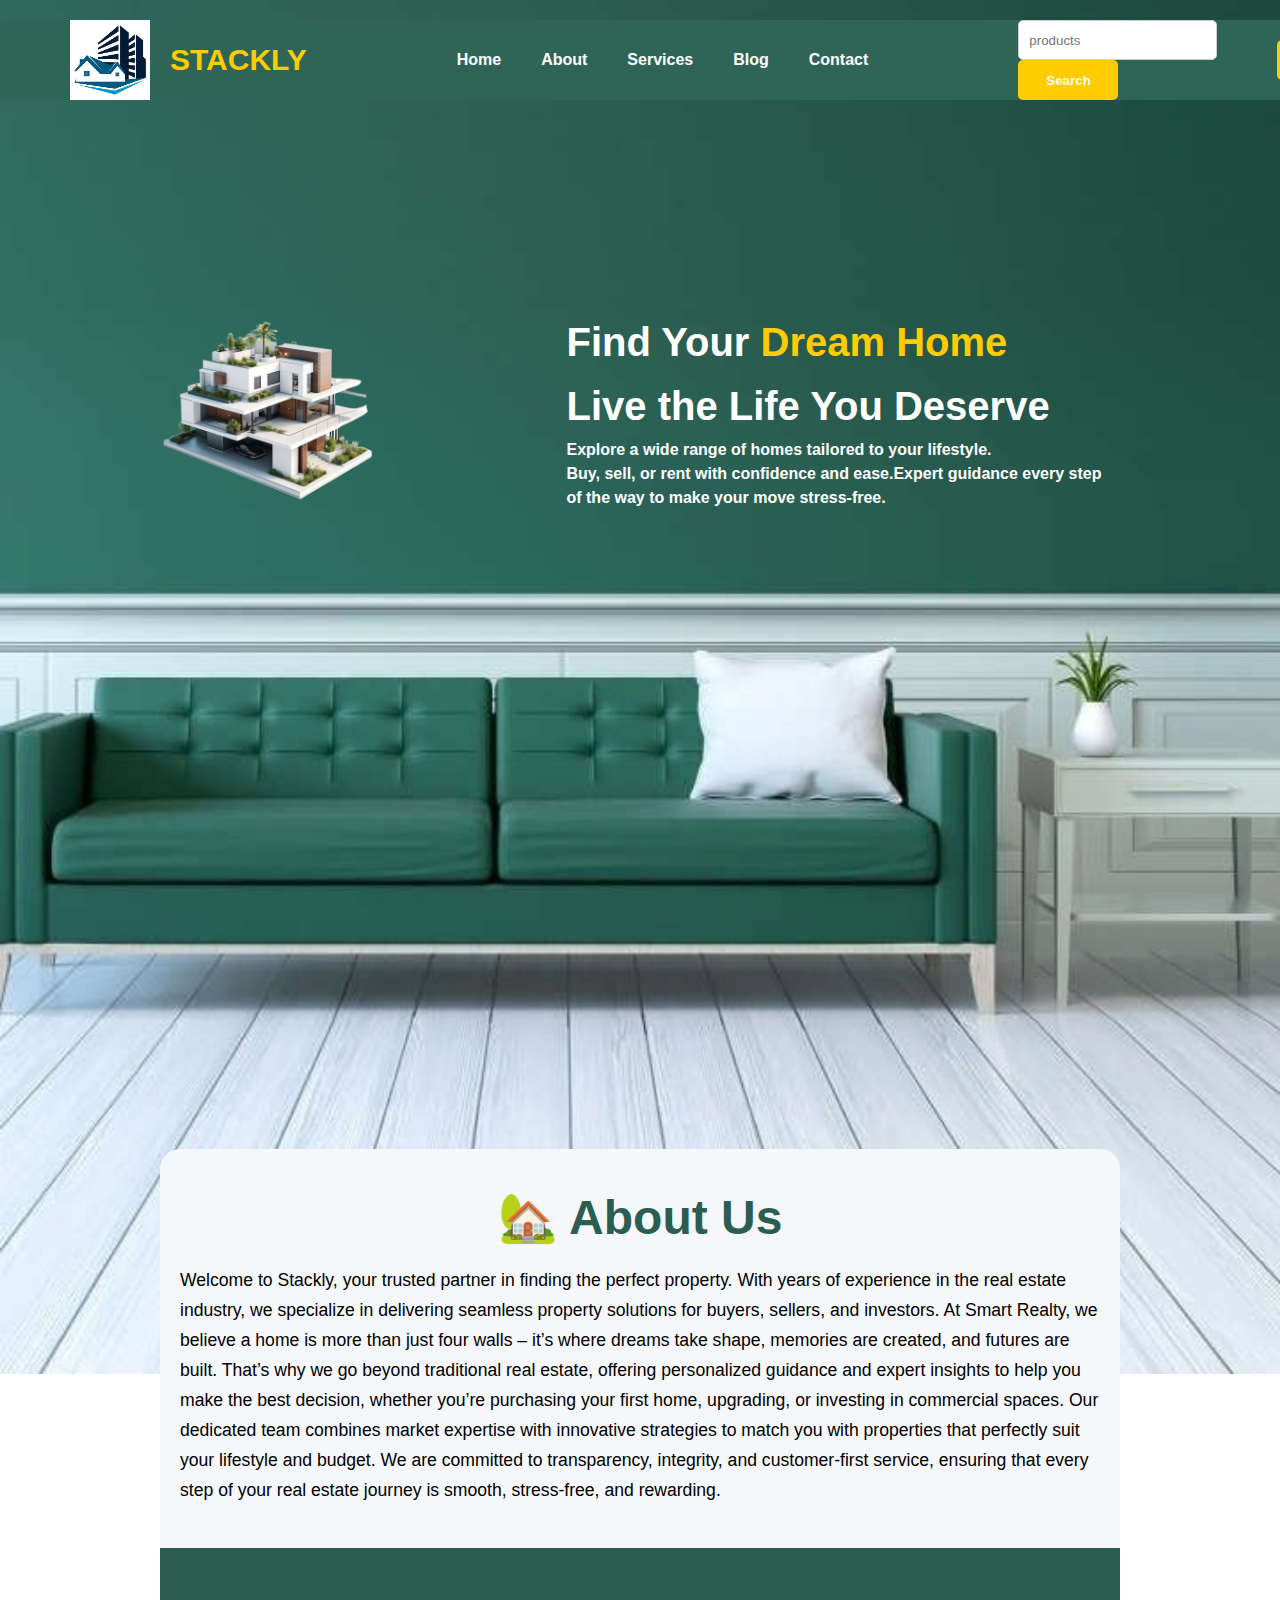
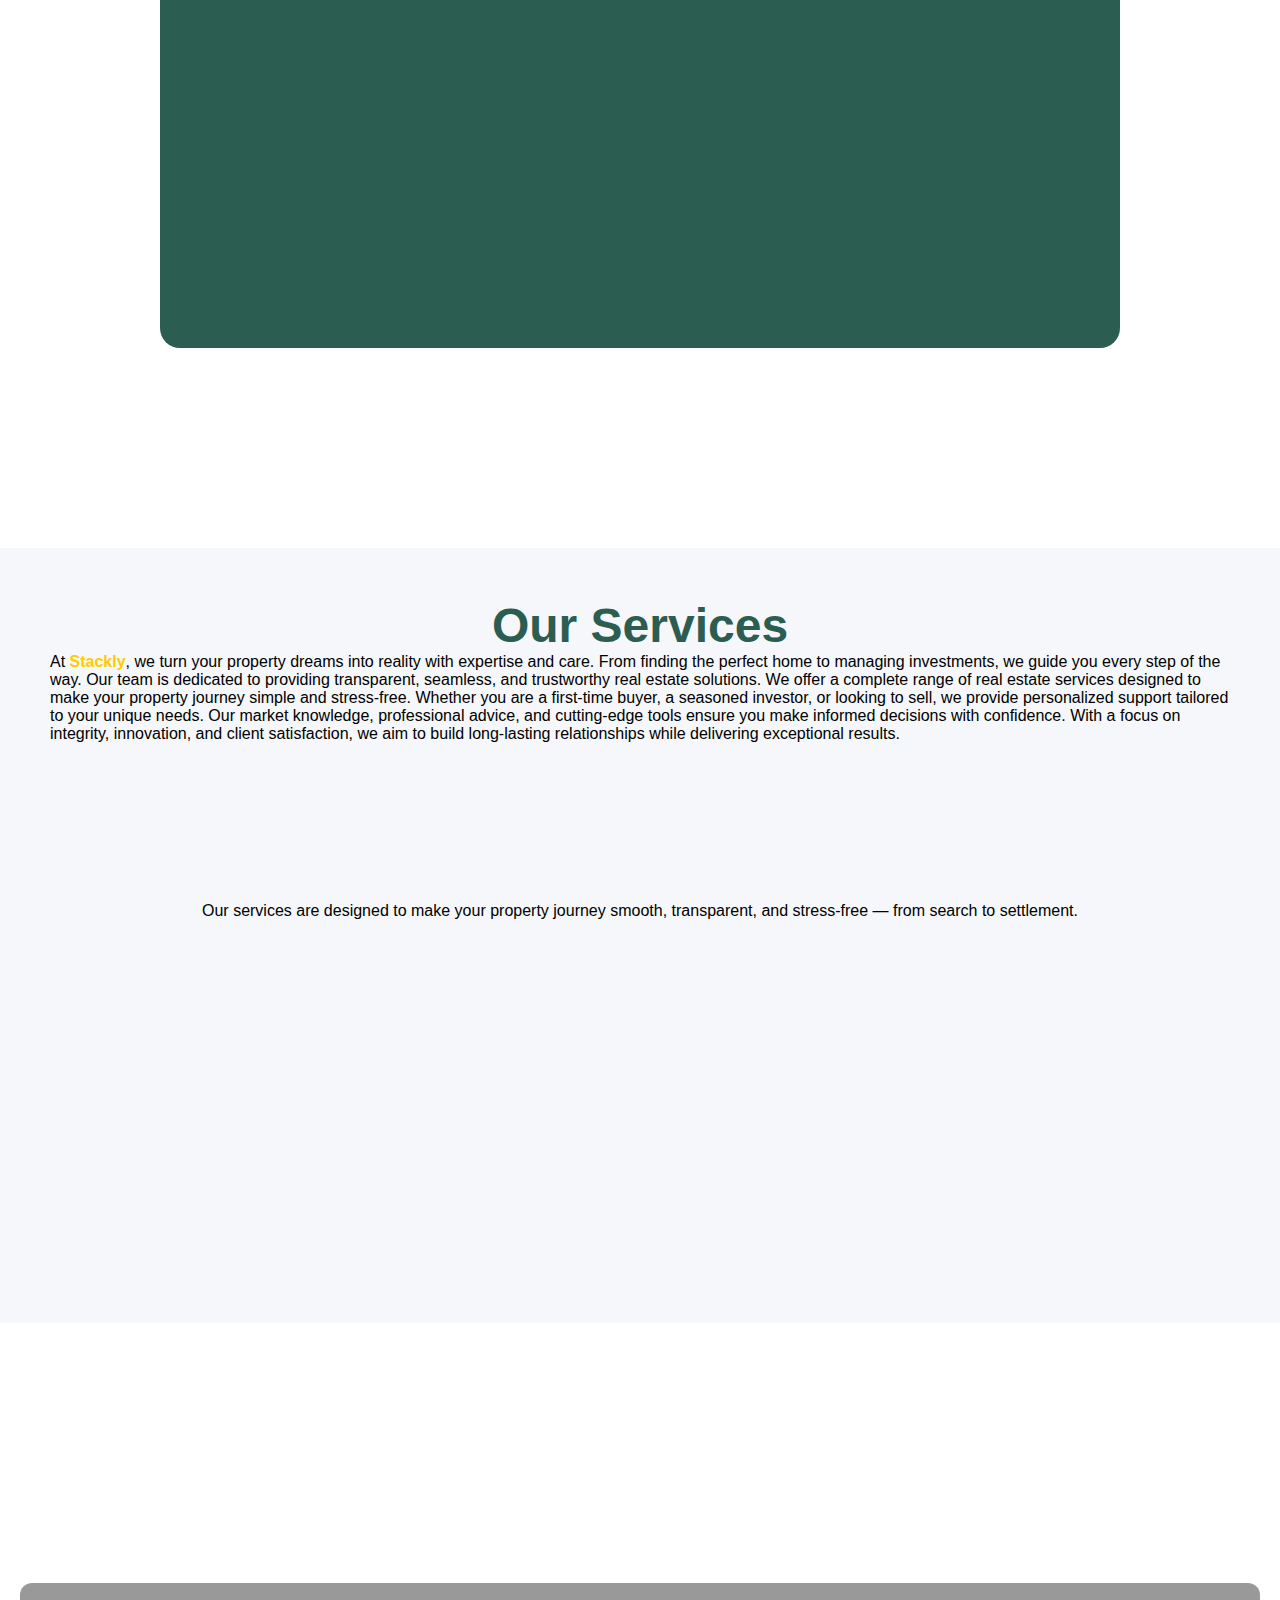
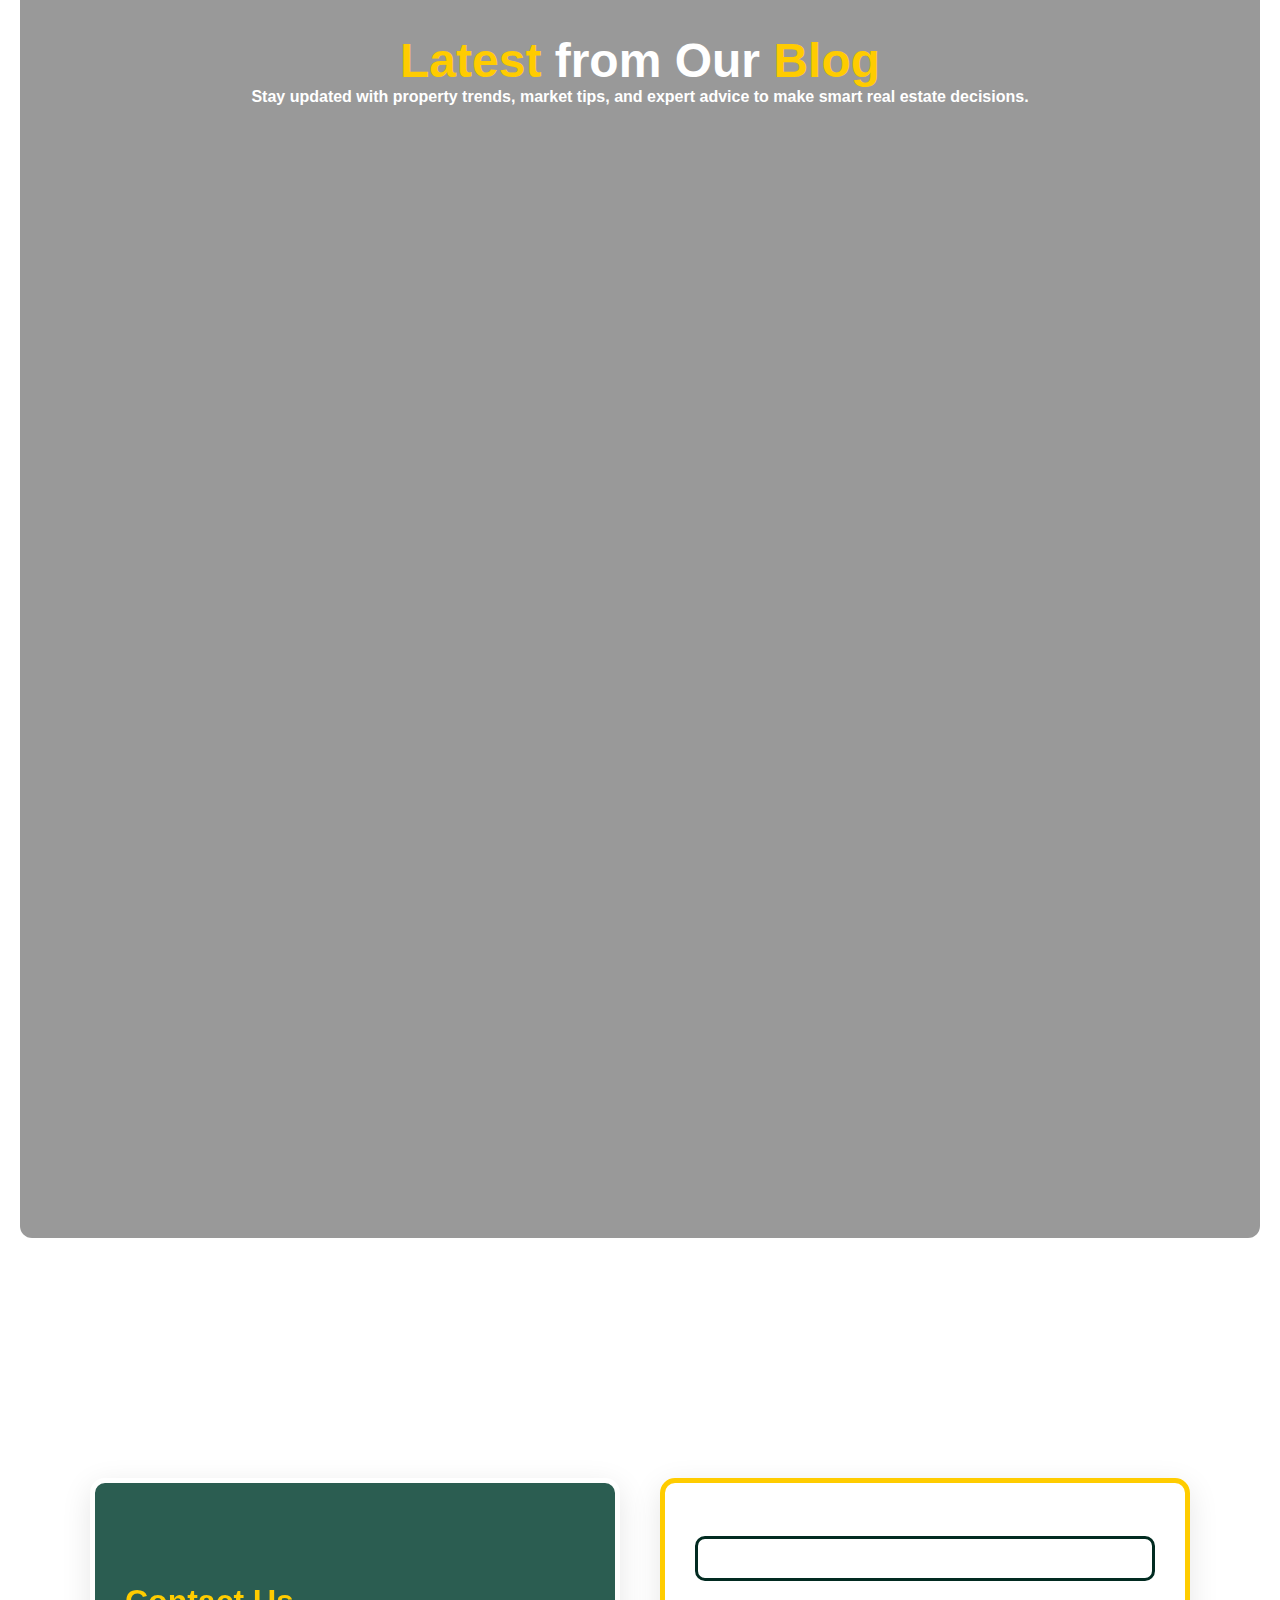
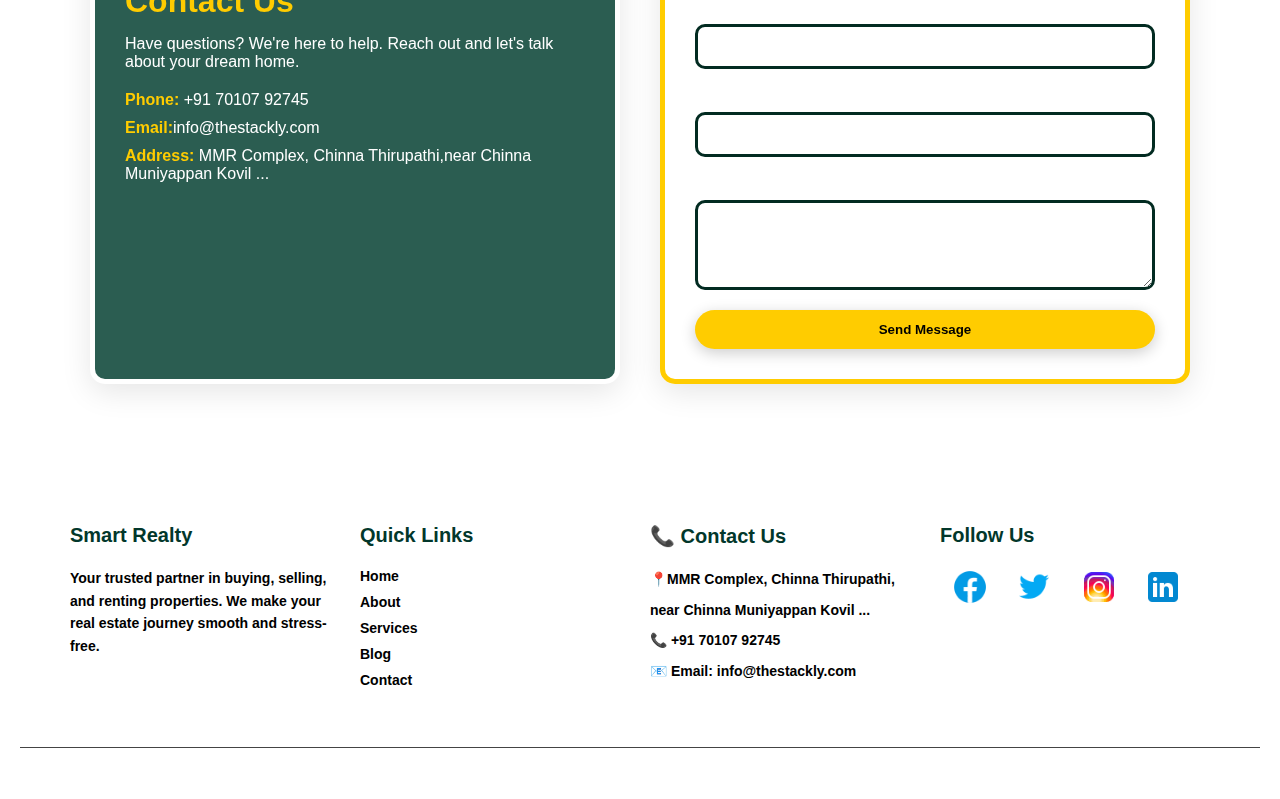
<file: index.html>
<!DOCTYPE html>
<html lang="en">
<head>
    <meta charset="UTF-8">
    <meta name="viewport" content="width=device-width, initial-scale=1.0">
    <link rel="icon" href="./logo.jpg.jpg">
    <title>Real Estate</title>
    <link rel="stylesheet" href="./styles.css">
</head>
<body>
<!-- Hamburger -->
<button class="hamburger" id="hamburger">☰</button>

<nav class="navBar">
  <div class="logo">
    <img src="./logo.jpg.jpg" alt="" height="80px" width="80px">
    <h3>STACKLY</h3>
  </div>

  <div class="navLinks">
    <ul class="linkLeft">
      <li><a href="./home2.html">Home</a></li>
      <!-- <li><a href="./index.html" class="active">Highlights</a></li> -->
      <li><a href="./about.html">About</a></li>
      <li><a href="./service.html">Services</a></li>
      <li><a href="./blog.html">Blog</a></li>
      <li><a href="./index.html">Contact</a></li>
    </ul>

    <ul class="linkRight">
      <li>
        <input type="search" placeholder="products">
        <button>Search</button>
      </li>
      <button onclick="window.location.href='signIn.html'">SignIn</button>
    </ul>
  </div>
</nav>






<!-- section 1 -->
<!-- hero section  -->
<section class="hero" id="hero">
  <div class="slider-container">
    <img src="./home img 1.png" class="slide active" alt="Image 1">
    <img src="./home img 2.png" class="slide" alt="Image 2">
    <img src="./home img 3.png" class="slide" alt="Image 3">
    <img src="./home img 4.png" class="slide" alt="Image 4">
  </div>

  <div class="slide-in">
    <h1>Find Your <span>Dream Home</span><br>Live the Life You Deserve</h1>
    <p>Explore a wide range of homes tailored to your lifestyle.<br>
       Buy, sell, or rent with confidence and ease.Expert guidance every 
       step of the way to make your move stress-free.</p>
  </div>
</section>








<!-- Sections -->
<section id="home" class="home">
  <div class="home-highlights">
    <div class="highlight-card">
      <h3>🏡 Luxury Apartments</h3>
      <p>Modern designs with premium amenities in prime locations.</p>
    </div>

    <div class="highlight-card">
      <h3>🏘 Affordable Homes</h3>
      <p>Comfortable and budget-friendly housing options.</p>
    </div>

    <div class="highlight-card">
      <h3>🏢 Commercial Spaces</h3>
      <p>Strategic business locations to grow your ventures.</p>
    </div>

    <div class="highlight-card">
      <h3>🌿 Plots & Land</h3>
      <p>Secure your future with well-located land investments.</p>
    </div>
  </div>
</section>





     



<!-- ===== About Us Section ===== -->
<section id="about" class="about-section">
  <div class="about-container">
    <div class="about-text">
      <h2>🏡 About Us</h2>
      <p class="intro">
        Welcome to Stackly, your trusted partner in finding the perfect property. 
        With years of experience in the real estate industry, we specialize in delivering seamless 
        property solutions for buyers, sellers, and investors.

        At Smart Realty, we believe a home is more than just four walls – it’s where dreams take shape, 
        memories are created, and futures are built. That’s why we go beyond traditional real estate, 
        offering personalized guidance and expert insights to help you make the best decision, whether 
        you’re purchasing your first home, upgrading, or investing in commercial spaces. 

        Our dedicated team combines market expertise with innovative strategies to match you with 
        properties that perfectly suit your lifestyle and budget. We are committed to transparency, 
        integrity, and customer-first service, ensuring that every step of your real estate journey is 
        smooth, stress-free, and rewarding. 
      </p>

      <div class="about-box mission">
        <h3>🌟 Our Mission</h3>
        <p>
          To provide transparent, reliable, and customer-focused real estate services that help 
          individuals and families find homes and investments with confidence.
        </p>

        <h3>🚀 Our Vision</h3>
        <p>
          To become the most trusted real estate partner by blending innovation, expertise, 
          and personalized service—making property ownership easier, faster, and stress-free.
        </p>

        <h3>💡 Our Core Values</h3>
        <ul>
          <li>✔ Transparency – Honest and open dealings</li>
          <li>✔ Customer First – Tailored solutions</li>
          <li>✔ Expertise – Market knowledge & experience</li>
          <li>✔ Innovation – Tech-driven real estate journey</li>
        </ul>
      </div>
    </div>
  </div>
</section>










<section id="services" class="services"> 
  <h2>Our Services</h2>
  <p class="services-intro">
    At <span>Stackly</span>, we turn your property dreams into reality
    with expertise and care. From finding the perfect home to managing 
    investments, we guide you every step of the way. Our team is dedicated
    to providing transparent, seamless, and trustworthy real estate 
    solutions. We offer a complete range of real estate services designed 
    to make your property journey simple and stress-free. Whether you are 
    a first-time buyer, a seasoned investor, or looking to sell, we 
    provide personalized support tailored to your unique needs. Our 
    market knowledge, professional advice, and cutting-edge tools ensure 
    you make informed decisions with confidence. With a focus on integrity, 
    innovation, and client satisfaction, we aim to build long-lasting 
    relationships while delivering exceptional results.
  </p>

  <div class="services-slider">
    <div class="service-track">
      <div class="service-card1">🏡 Buying Assistance</div>
      <div class="service-card1">📈 Selling Support</div>
      <div class="service-card1">🏢 Rental Services</div>
      <div class="service-card1">🛠 Property Management</div>
      <div class="service-card1">📜 Legal & Documentation</div>
      <div class="service-card1">💡 Investment Consultation</div>
      <!-- duplicate for infinite effect -->
      <div class="service-card1">🏡 Buying Assistance</div>
      <div class="service-card1">📈 Selling Support</div>
      <div class="service-card1">🏢 Rental Services</div>
      <div class="service-card1">🛠 Property Management</div>
      <div class="service-card1">📜 Legal & Documentation</div>
      <div class="service-card1">💡 Investment Consultation</div>
    </div>
  </div>

  <div class="services-section">
  <!-- <h2>Our Services</h2> -->
  <p class="services-intro">
    Our services are designed to make your property journey smooth, transparent, and stress-free — from search to settlement.
  </p>

  <div class="services-scroll">
    
    <div class="service-card">
      <h3>🏡 Property Buying Assistance</h3>
      <p>Helping you find the perfect home or investment property with expert guidance.</p>
      <ul>
        <li>✔ Personalized property search</li>
        <li>✔ Price negotiation support</li>
        <li>✔ Assistance with home loans</li>
      </ul>
      <a href="#" class="btn">Learn More</a>
    </div>

    <div class="service-card">
      <h3>📈 Property Selling Support</h3>
      <p>Market evaluation, professional marketing, and expert negotiation for the best deal.</p>
      <ul>
        <li>✔ Free property valuation</li>
        <li>✔ Digital & offline marketing</li>
        <li>✔ End-to-end selling assistance</li>
      </ul>
      <a href="#" class="btn">Learn More</a>
    </div>

    <div class="service-card">
      <h3>🏢 Rental Services</h3>
      <p>Connecting tenants with the right rentals and helping landlords find reliable tenants.</p>
      <ul>
        <li>✔ Verified tenant screening</li>
        <li>✔ Rent agreement assistance</li>
        <li>✔ Hassle-free rent collection</li>
      </ul>
      <a href="#" class="btn">Learn More</a>
    </div>

    <div class="service-card">
      <h3>🛠 Property Management</h3>
      <p>End-to-end property care including maintenance, rent collection, and tenant handling.</p>
      <ul>
        <li>✔ Regular property inspections</li>
        <li>✔ Maintenance & repairs</li>
        <li>✔ Tenant coordination</li>
      </ul>
      <a href="#" class="btn">Learn More</a>
    </div>

    <div class="service-card">
      <h3>📜 Legal & Documentation</h3>
      <p>Guidance on all paperwork, compliance, and property registration processes.</p>
      <ul>
        <li>✔ Agreement drafting</li>
        <li>✔ Title verification</li>
        <li>✔ Registration support</li>
      </ul>
      <a href="#" class="btn">Learn More</a>
    </div>

    <div class="service-card">
      <h3>💡 Investment Consultation</h3>
      <p>Expert insights to help you make profitable real estate investment decisions.</p>
      <ul>
        <li>✔ Market trend analysis</li>
        <li>✔ ROI-driven guidance</li>
        <li>✔ Long-term wealth planning</li>
      </ul>
      <a href="#" class="btn">Learn More</a>
    </div>

  </div>
</div></section>





<section id="blog" class="blog">
  <div class="blog-container">
    <div class="title">
      <h2> <span>Latest</span> from Our <span>Blog</span></h2>
      <p class="blog-intro">
        Stay updated with property trends, market tips, and expert advice to make smart real estate decisions.
      </p>
    </div>

    <div class="blog-grid">
      <div class="blog-card">
        <img src="./blog card img.jpg" alt="Real estate trends">
        <div class="blog-content">
          <h3>Top Real Estate Trends to Watch</h3>
          <p>Discover the latest market shifts and how they can impact your buying or selling plans.</p>
          <a href="error.html" class="read-more">Read More →</a>
        </div>
      </div>

      <div class="blog-card">
        <img src="./blog card img.jpg" alt="Buying a home">
        <div class="blog-content">
          <h3>5 Things to Check Before Buying</h3>
          <p>A quick checklist to ensure your new home is the right fit for you and your family.</p>
          <a href="error.html" class="read-more">Read More →</a>
        </div>
      </div>

      <div class="blog-card">
        <img src="./blog card img.jpg" alt="Home staging">
        <div class="blog-content">
          <h3>Home Staging Tips That Sell</h3>
          <p>Simple changes that can help your property attract more buyers and better offers.</p>
          <a href="error.html" class="read-more">Read More →</a>
        </div>
      </div>

      <div class="blog-card">
        <img src="./blog card img.jpg" alt="Property investment">
        <div class="blog-content">
          <h3>Why Real Estate Is a Smart Investment</h3>
          <p>Learn why property remains one of the safest and most profitable investments today.</p>
          <a href="error.html" class="read-more">Read More →</a>
        </div>
      </div>

      <div class="blog-card">
        <img src="./blog card img.jpg" alt="Local neighborhoods">
        <div class="blog-content">
          <h3>Best Neighborhoods for Families</h3>
          <p>Explore the most family-friendly areas with good schools, parks, and safety ratings.</p>
          <a href="error.html" class="read-more">Read More →</a>
        </div>
      </div>

      <div class="blog-card">
        <img src="./blog card img.jpg" alt="Home renovation">
        <div class="blog-content">
          <h3>Renovations That Add Value</h3>
          <p>Boost your property’s market value with these budget-friendly improvement ideas.</p>
          <a href="error.html" class="read-more">Read More →</a>
        </div>
      </div>
    </div>
  </div>
</section>





<section id="contact" class="contact-section">
  <div class="contact-container">
    <div class="contact-info">
      <h2>Contact Us</h2>
      <p>Have questions? We're here to help. Reach out and let's talk about your dream home.</p>
      <ul>
        <li><span>Phone:</span> +91 70107 92745</li>
        <li><span>Email:</span><a href="mailto:info@stackly.com">info@thestackly.com</a></li>
        <li><span>Address:</span> MMR Complex, Chinna Thirupathi,near Chinna Muniyappan Kovil ...</li>
      </ul>
    </div>

    <div class="contact-form">
      <form>
        <label for="name">Name*</label>
        <input type="text" id="name" name="name" required>
        
        <label for="email">Email*</label>
        <input type="email" id="email" name="email" required>
        
        <label for="phone">Phone</label>
        <input type="tel" id="phone" name="phone">
        
        <label for="message">Message*</label>
        <textarea id="message" name="message" rows="4" required></textarea>
        
        <button type="submit">Send Message</button>
      </form>
    </div>
  </div>
</section>





<!-- Footer -->
<footer class="footer">
  <div class="footer-container">
    
    <!-- Column 1: About -->
    <div class="footer-col">
      <h3>Smart Realty</h3>
      <p>Your trusted partner in buying, selling, and renting properties. We make your real estate journey smooth and stress-free.</p>
    </div>

    <!-- Column 2: Quick Links -->
    <div class="footer-col">
      <h3>Quick Links</h3>
      <ul>
        <li><a href="./index.html">Home</a></li>
        <li><a href="./about.html">About</a></li>
        <li><a href="./service.html">Services</a></li>
        <li><a href="./blog.html">Blog</a></li>
        <li><a href="#contact">Contact</a></li>
      </ul>
    </div>

    <!-- Column 3: Contact Info -->
    <div class="footer-col">
      <h2>📞 Contact Us</h2>
      <p>📍MMR Complex, Chinna Thirupathi, </p>
      <p> near Chinna Muniyappan Kovil ... </p>
      <p>📞 +91 70107 92745</p>
      <p><strong>📧 Email:</strong> <a href="error.html">info@thestackly.com</a></p>

    </div>

    <!-- Column 4: Social Media -->
    <div class="footer-col">
      <h3>Follow Us</h3>
      <div class="social-links">
        <a href="error.html" target="_blank">
        <img src="./facebook.png.png" alt="Facebook">
        </a>
        <a href="error.html" target="_blank">
        <img src="./twitter.png" alt="Twitter">
        </a>
        <a href="error.html" target="_blank">
        <img src="./instagram.png.png" alt="Instagram">
        </a>
        <a href="error.html" target="_blank">
        <img src="./linkedin.png.png" alt="LinkedIn">
        </a>
      </div>
    </div>
  </div>

  <!-- Bottom bar -->
  <div class="footer-bottom">
    <p>&copy; 2025 Smart Realty. All Rights Reserved.</p>
  </div>
</footer>







<script src="./script.js"></script>
</body>
</html>
</file>
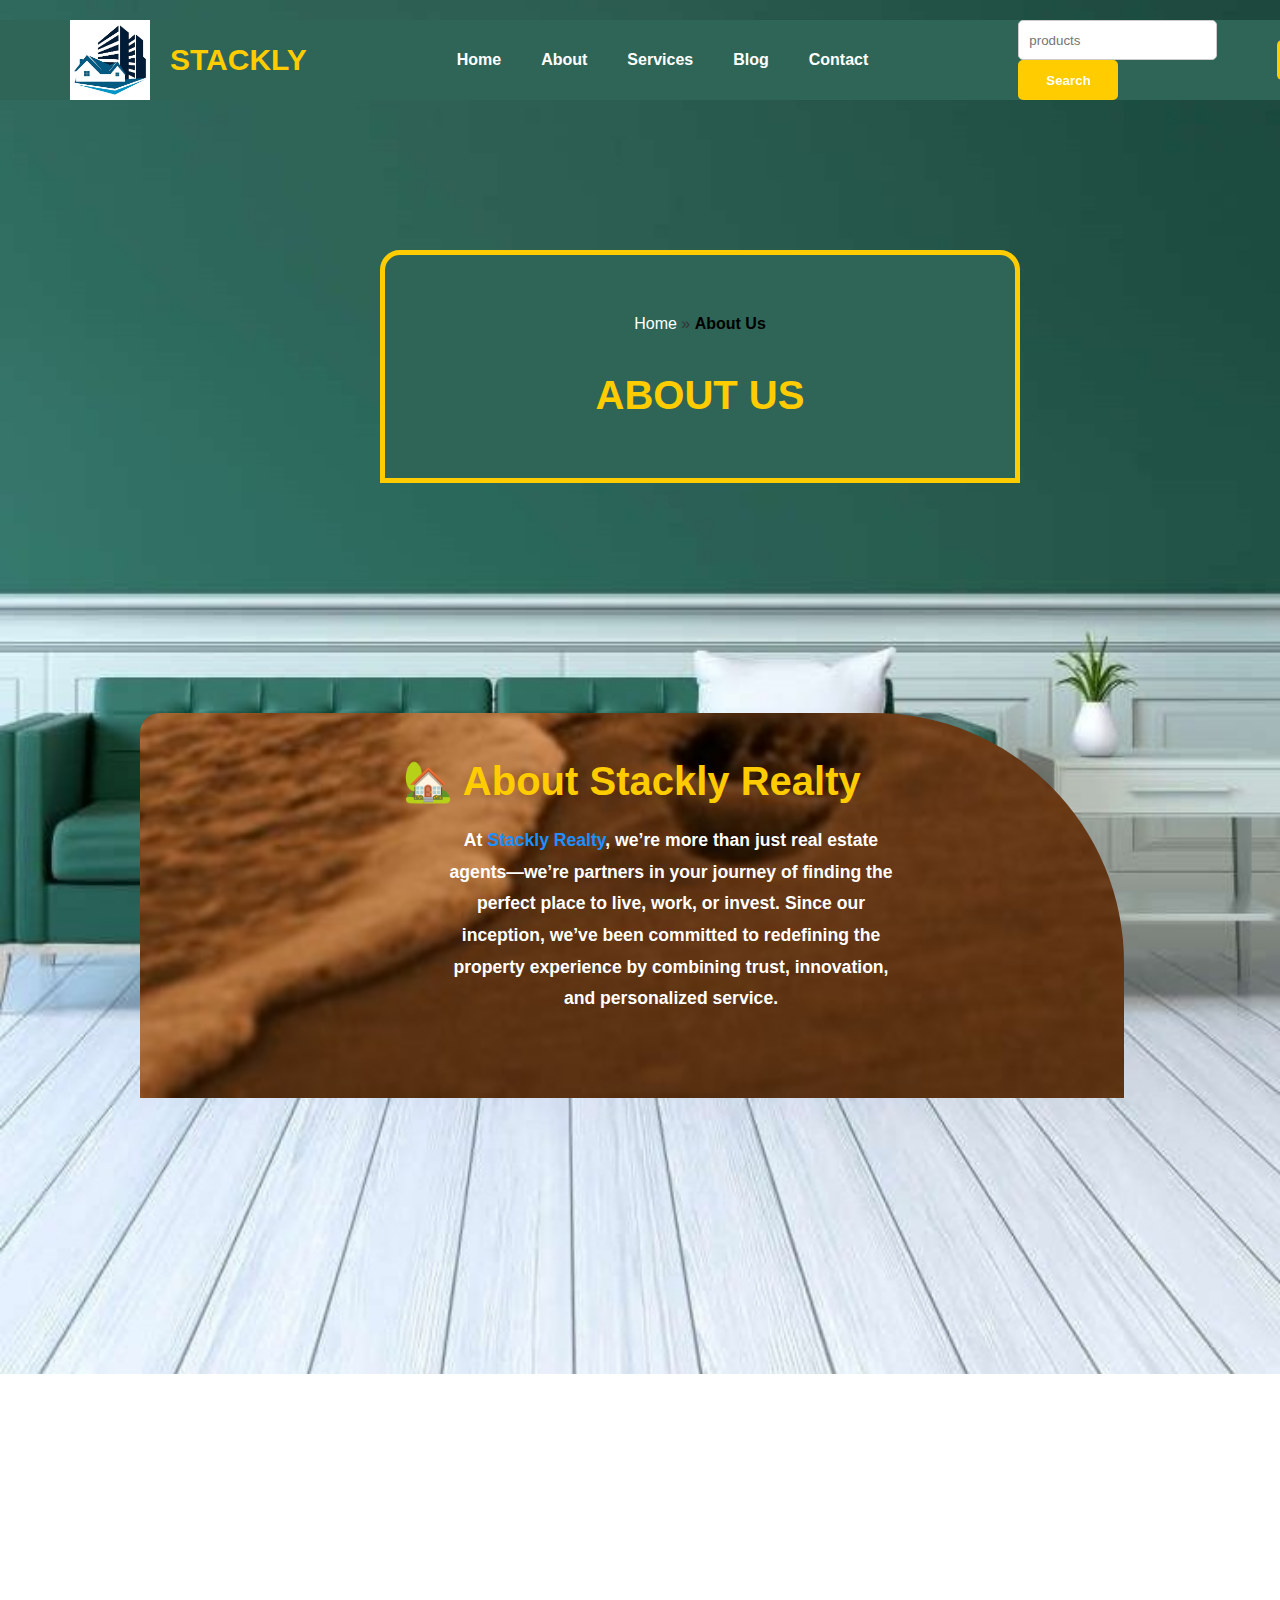
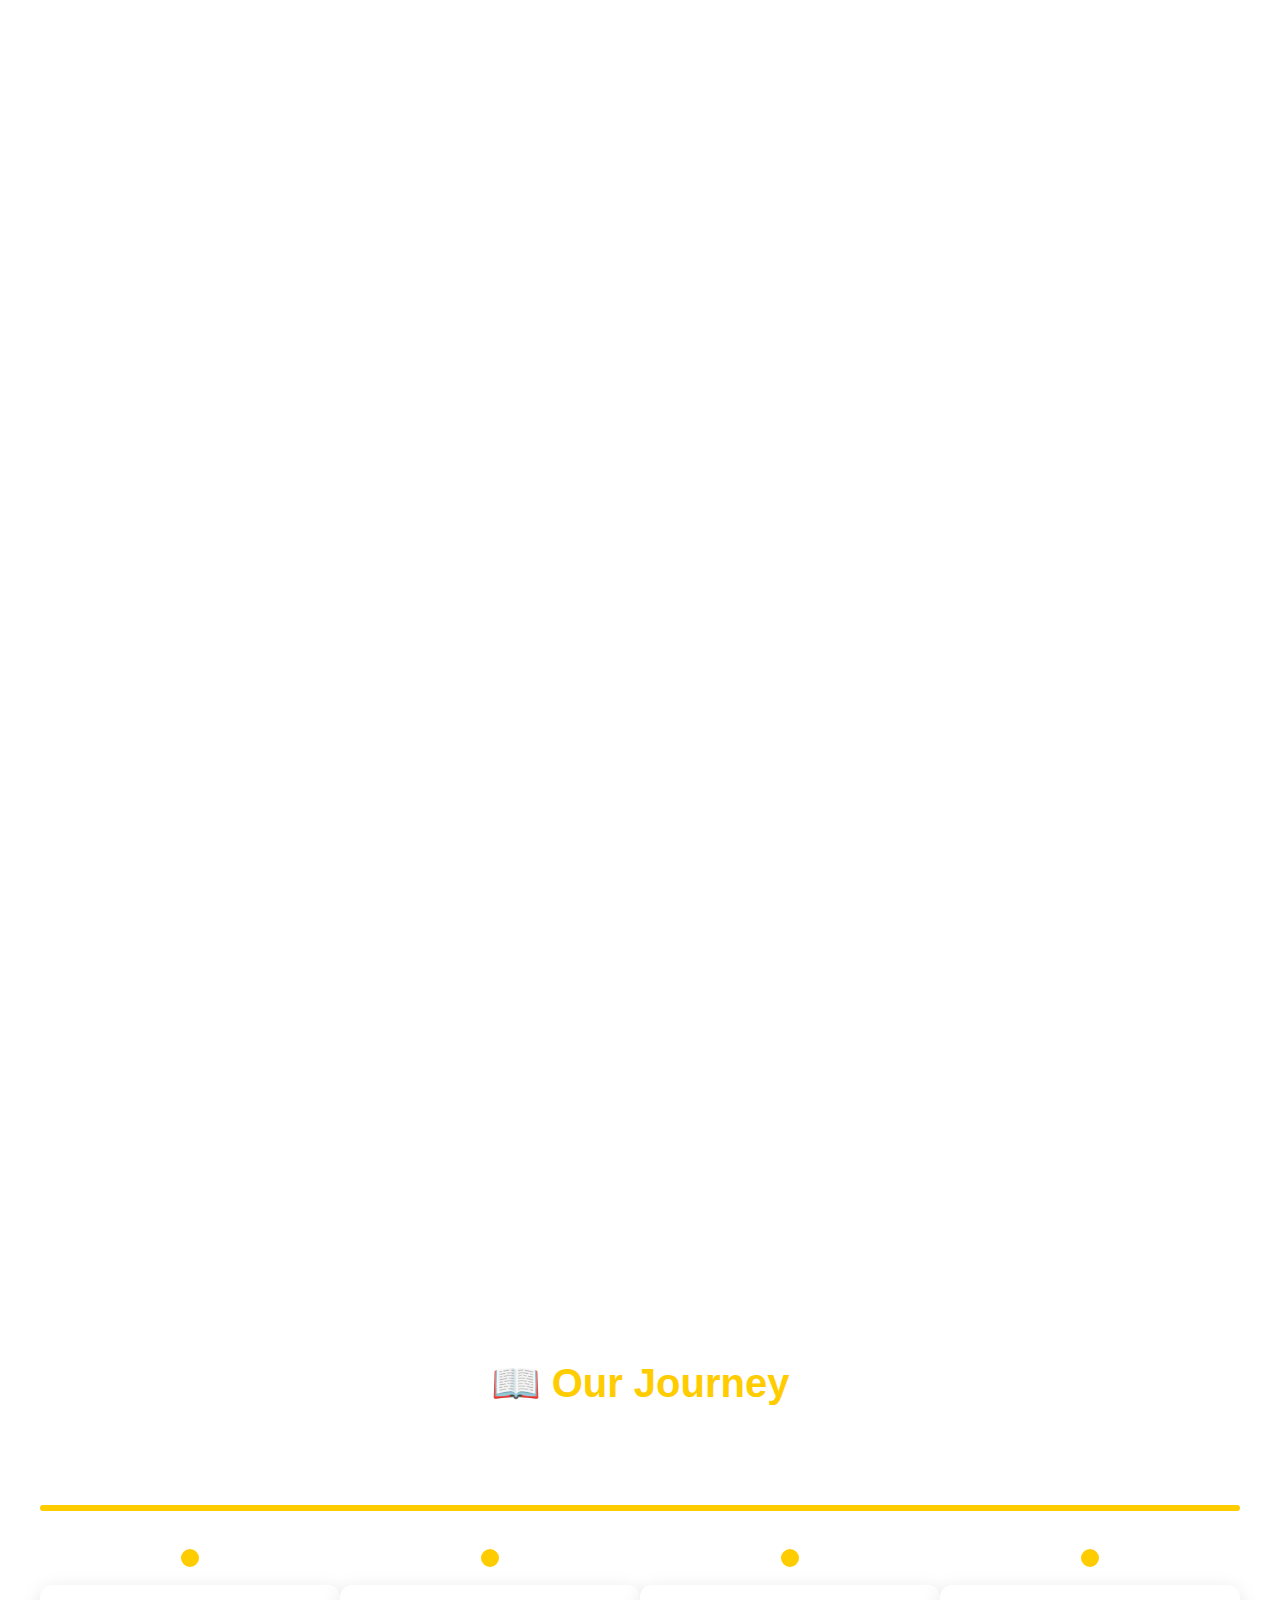
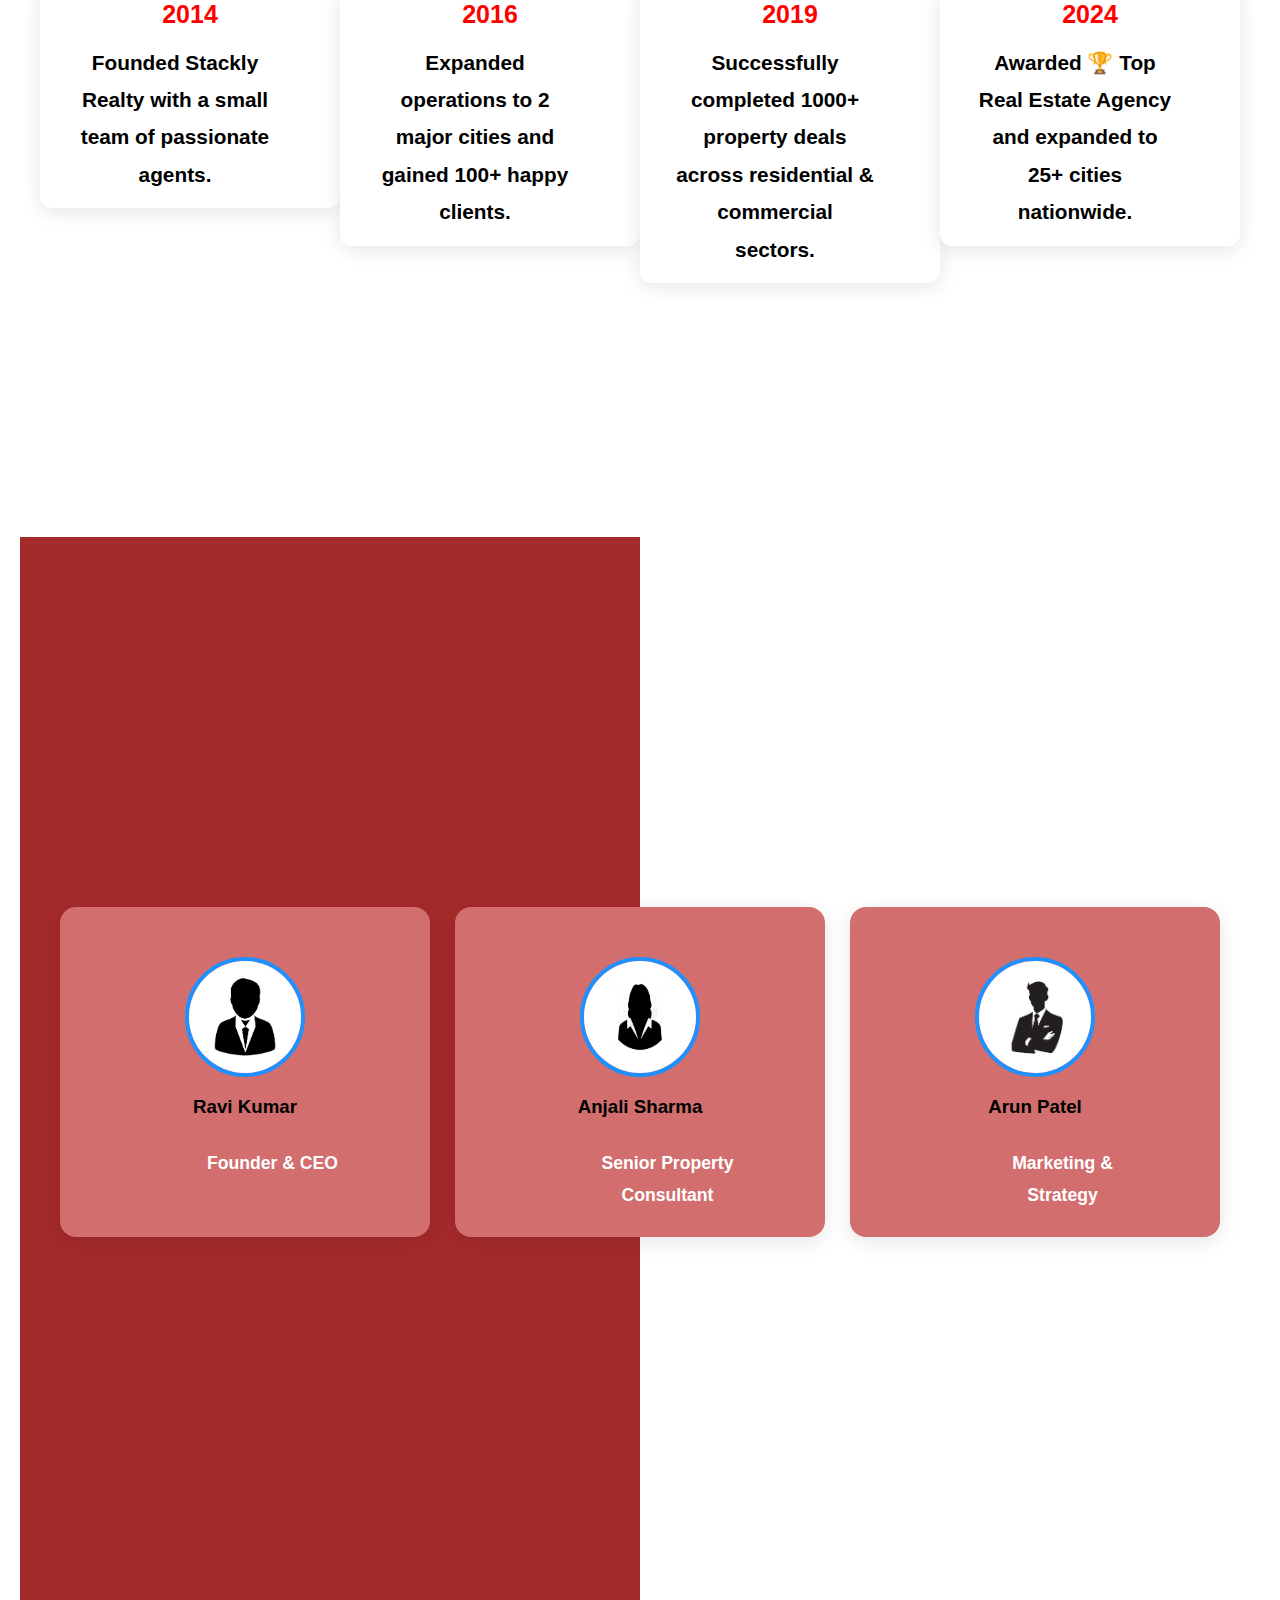
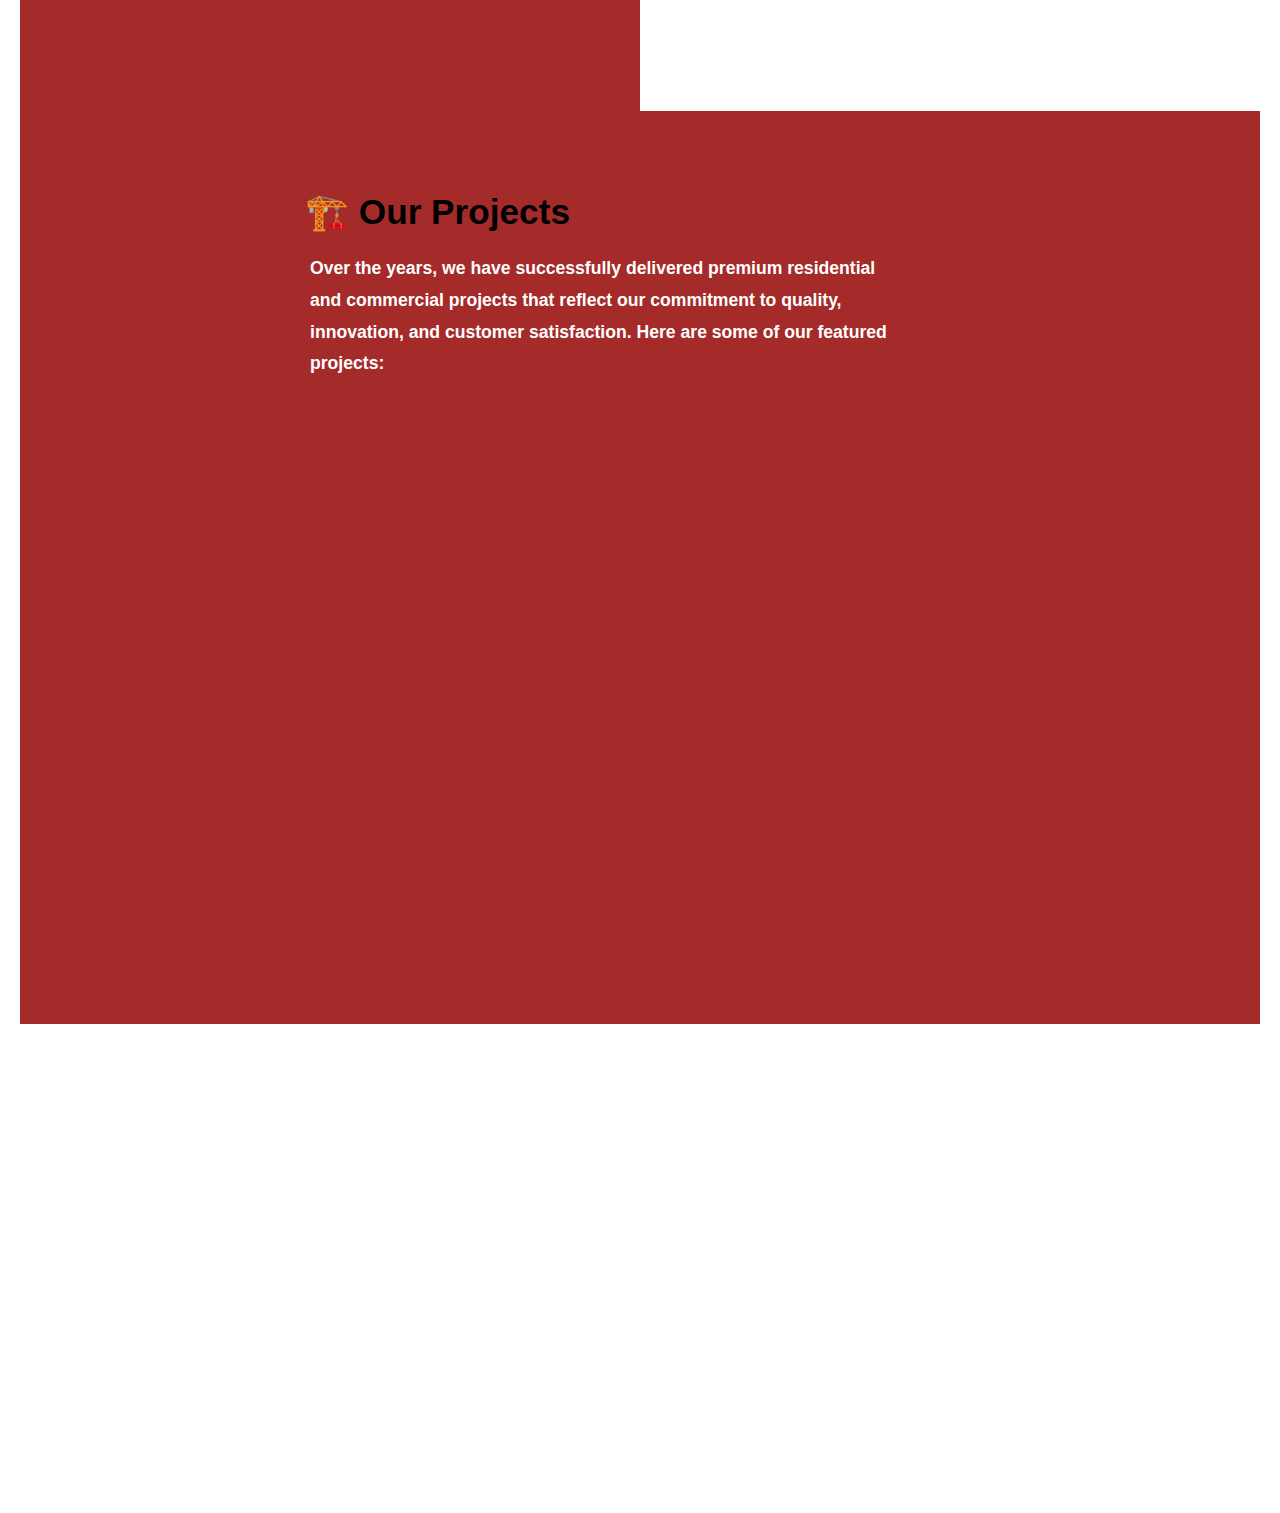
<file: about.html>
<!DOCTYPE html>
<html lang="en">
<head>
    <meta charset="UTF-8">
    <meta name="viewport" content="width=device-width, initial-scale=1.0">
    <!-- Favicon -->
    <link rel="icon" type="image/png" href="./logo.jpg.jpg">
    <title>About Us</title>
    <link rel="stylesheet" href="./about.css">
</head>
<body>
<!-- Hamburger -->
<button class="hamburger" id="hamburger">☰</button>

<nav class="navBar">
  <div class="logo">
    <img src="./logo.jpg.jpg" alt="" height="80px" width="80px">
    <h3>STACKLY</h3>
  </div>

  <div class="navLinks">
    <ul class="linkLeft">
      <li><a href="./index.html">Home</a></li>
      <!-- <li><a href="./index.html" class="active">Highlights</a></li> -->
      <li><a href="./about.html">About</a></li>
      <li><a href="./service.html">Services</a></li>
      <li><a href="./blog.html">Blog</a></li>
      <li><a href="./index.html">Contact</a></li>
    </ul>

    <ul class="linkRight">
      <li>
        <input type="search" placeholder="products">
        <button>Search</button>
      </li>
      <button onclick="window.location.href='signIn.html'">SignIn</button>
    </ul>
  </div>
</nav>







<!-- About Us Page Banner -->
<section class="about-banner">
  <div class="about-banner-content">
    <p class="breadcrumb">
      <a href="index.html">Home</a> » <span>About Us</span>
    </p>
    <h1>ABOUT US</h1>
  </div>
</section>









<section id="about-page" class="about-page-section">
  <div class="about-page-container">
    <!-- Company Introduction -->
    <div class="headerStory">
      <!-- <div></div> -->
      <div class="about-header">
        <h1>🏡 About Stackly Realty</h1>
        <p>
          At <span>Stackly Realty</span>, we’re more than just real estate agents—we’re partners in your 
          journey of finding the perfect place to live, work, or invest. Since our inception, we’ve been 
          committed to redefining the property experience by combining trust, innovation, and 
          personalized service.
        </p>
      </div>

      <!-- Company Story -->
      <div class="about-story">
        <h2>📖 Our Story</h2>
        <p>
          Founded with the vision of making real estate accessible and stress-free, Stackly Realty 
          started as a small team of passionate property consultants. Over the years, we’ve grown into 
          a trusted company serving buyers, sellers, and investors across multiple markets.  
          What sets us apart is our belief that real estate is not just about transactions—it’s about 
          building lasting relationships and helping our clients achieve their life goals. 
        </p>
      </div>
    </div>

    <!-- Why Choose Us -->
    <div class="about-why">
      <h2>🤝 Why Choose Us?</h2>
      <ul>
        <li>✔ Personalized property solutions tailored to your needs</li>
        <li>✔ Wide network of residential, commercial, and investment properties</li>
        <li>✔ Dedicated experts with deep market knowledge</li>
        <li>✔ Transparent processes and customer-first approach</li>
        <li>✔ Innovative tools and tech-driven insights</li>
      </ul>
    </div>
  </div>
<section>







<section>
<!-- Milestones -->
<div class="about-milestones">
  <h2>📊 Our Achievements</h2>
  <div class="stats-slider">
    <div class="stats-track">
      <p><span>500+</span> Properties Sold</p>
      <p><span>300+</span> Happy Families Served</p>
      <p><span>10+</span> Years of Industry Experience</p>
      <p><span>50+</span> Corporate Clients</p>
      <p><span>100+</span> Luxury Homes Listed</p>
      <p><span>25+</span> Cities Covered</p>
      <p><span>200+</span> Commercial Deals Closed</p>
      <p><span>95%</span> Client Satisfaction Rate</p>
      <p>🏆<span>Awarded</span> Top Real Estate Agency (2024)</p>
      <p>📈<span>20%</span> Consistent Growth Year-on-Year</p>
      <p>🤝<span>100+</span> Strong Network of Builders & Developers</p>
    </div>
  </div>
</div>
</section>










<section id="timeline" class="timeline-section">
  <h2>📖 Our Journey</h2>
  <p class="timeline-intro">A glimpse of our milestones over the years.</p>

  <div class="timeline">
    <!-- Event 1 -->
    <div class="timeline-item left">
      <div class="timeline-content">
        <h3>2014</h3>
        <p>Founded Stackly Realty with a small team of passionate agents.</p>
      </div>
    </div>

    <!-- Event 2 -->
    <div class="timeline-item right">
      <div class="timeline-content">
        <h3>2016</h3>
        <p>Expanded operations to 2 major cities and gained 100+ happy clients.</p>
      </div>
    </div>

    <!-- Event 3 -->
    <div class="timeline-item left">
      <div class="timeline-content">
        <h3>2019</h3>
        <p>Successfully completed 1000+ property deals across residential & commercial sectors.</p>
      </div>
    </div>

    <!-- Event 4 -->
    <div class="timeline-item right">
      <div class="timeline-content">
        <h3>2024</h3>
        <p>Awarded <strong>🏆 Top Real Estate Agency</strong> and expanded to 25+ cities nationwide.</p>
      </div>
    </div>
  </div>
</section>










<section id="team-section">
  <div class="teamSection">
    <!-- Team Section -->
    <div >
      <div class="about-team">
        <h2>👨‍👩‍👧 Meet Our Team</h2>
        <p>
          Our team is made up of dedicated real estate professionals, property advisors, and 
          market experts who bring passion and expertise to every client interaction. Each member 
          is committed to guiding you with honesty, knowledge, and care.
        </p>
      </div>
      <!-- Example Team Cards -->
      <div class="team-grid">
        <div class="team-member">
          <img src="./CEO.jpg" alt="Founder">
          <h3>Ravi Kumar</h3>
          <p>Founder & CEO</p>
        </div>
        <div class="team-member">
          <img src="./consultant.jpg" alt="Agent">
          <h3>Anjali Sharma</h3>
          <p>Senior Property Consultant</p>
        </div>
        <div class="team-member">
          <img src="./marketing.jpg" alt="Agent">
          <h3>Arun Patel</h3>
          <p>Marketing & Strategy</p>
        </div>
      </div>
    </div>

    <!-- Testimonials -->
    <div class="about-testimonials">
      <h2>💬 What Our Clients Say</h2>
      <blockquote>
        "Stackly Realty made buying our first home a wonderful experience. They guided us every 
        step of the way with patience and expertise." <span>- Priya & Rohit</span>
      </blockquote>
      <blockquote>
        "Their professionalism and honesty are unmatched. I found the perfect commercial space 
        for my business thanks to their team." <span>- Sandeep Mehra</span>
      </blockquote>
    </div>

    <!-- Call to Action -->
    <!-- <div class="about-cta">
      <h2>Ready to Find Your Dream Property?</h2>
      <p>Let’s make it happen together. Explore our listings or get in touch with our team today!</p>
      <a href="contact.html" class="cta-btn">📩 Contact Us</a>
    </div> -->

  </div>
</section>










<section id="projects" class="projects-section">
  <div class="projects-container">
    <h2>🏗️ Our Projects</h2>
    <p class="projects-intro">
      Over the years, we have successfully delivered premium residential and commercial projects 
      that reflect our commitment to quality, innovation, and customer satisfaction. Here are some 
      of our featured projects:
    </p>
    <div class="projects-grid">
      <!-- Project 1 -->
      <div class="project-card">
        <img src="./home 2 bc img.jpg" alt="Luxury Villas Project">
        <div class="project-info">
          <h3>🌴 Green Valley Villas</h3>
          <p>
            A premium gated community of luxury villas surrounded by lush greenery, 
            offering modern amenities and serene living.
          </p>
          <span class="status completed">✔ Completed</span>
        </div>
      </div>
      <!-- Project 2 -->
      <div class="project-card">
        <img src="./home 2 bc img.jpg" alt="Apartment Project">
        <div class="project-info">
          <h3>🏙️ Skyline Heights</h3>
          <p>
            High-rise apartments located in the city center, designed for urban lifestyle 
            with world-class facilities and connectivity.
          </p>
          <span class="status ongoing">🚧 Ongoing</span>
        </div>
      </div>
      <!-- Project 3 -->
      <div class="project-card">
        <img src="./home 2 bc img.jpg" alt="Commercial Project">
        <div class="project-info">
          <h3>🏢 Smart Business Park</h3>
          <p>
            A state-of-the-art commercial hub tailored for businesses, startups, 
            and enterprises looking for prime office spaces.
          </p>
          <span class="status upcoming">🔜 Upcoming</span>
        </div>
      </div>
    </div>
  </div>
</section>







<section id="cta">
    <div class="about-cta">
      <h2>Ready to Find Your Dream Property?</h2>
      <p>Let’s make it happen together. Explore our listings or get in touch with our team today!</p>
      <a href="./error.html" class="cta-btn">📩 Contact Us</a>
    </div>
</section>




<script src="./about.js"></script>
</body>
</html>
</file>
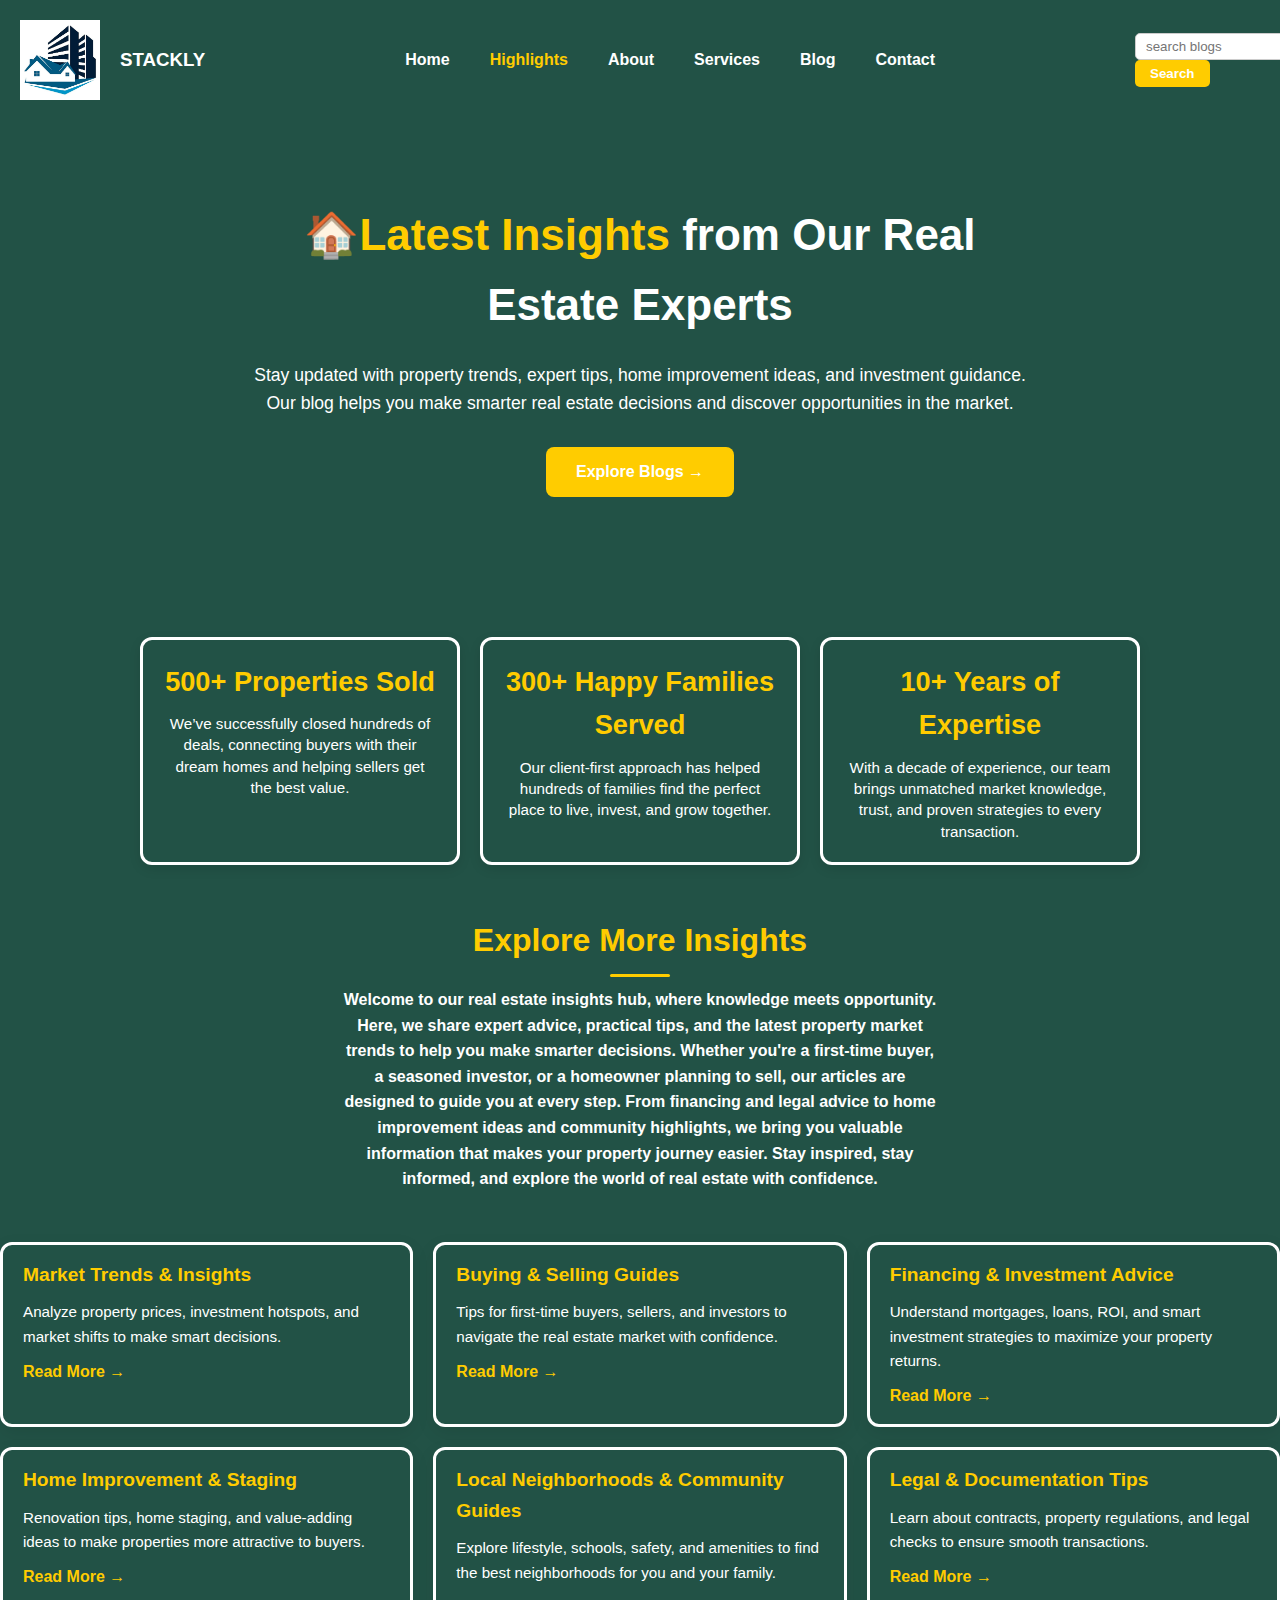
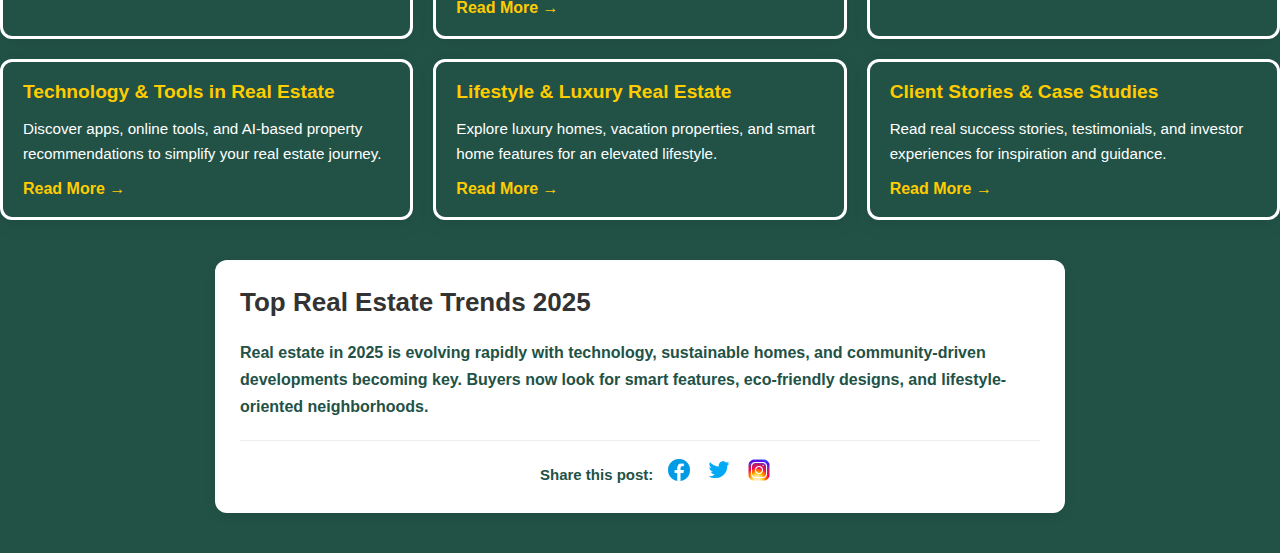
<file: blog.html>
<!DOCTYPE html>
<html lang="en">
<head>
    <meta charset="UTF-8">
    <meta name="viewport" content="width=device-width, initial-scale=1.0">
    <link rel="icon" type="image/png" href="./logo.jpg.jpg">
    <title>Blog</title>
    <link rel="stylesheet" href="./blog.css">
</head>
<body>
<!-- Hamburger -->
<button class="hamburger" id="hamburger">☰</button>

<nav class="navBar">
  <div class="logo">
    <img src="./logo.jpg.jpg" alt="" height="80px" width="80px">
    <h3>STACKLY</h3>
  </div>

  <div class="navLinks">
    <ul class="linkLeft">
      <li><a href="./index.html">Home</a></li>
      <li><a href="./index.html" class="active">Highlights</a></li>
      <li><a href="./about.html">About</a></li>
      <li><a href="./index.html">Services</a></li>
      <li><a href="./index.html">Blog</a></li>
      <li><a href="./index.html">Contact</a></li>
    </ul>

    <ul class="linkRight">
      <li>
        <input type="search" placeholder="search blogs">
        <button>Search</button>
      </li>
      <button onclick="window.location.href='signIn.html'">SignIn</button>
    </ul>
  </div>
</nav>








<section id="blog-hero" class="blog-hero">
  <div class="blog-hero-content">
    <h1>🏠<span>Latest Insights</span> from Our Real Estate Experts</h1>
    <p>
      Stay updated with property trends, expert tips, home improvement ideas, and investment guidance.   
      Our blog helps you make smarter real estate decisions and discover opportunities in the market.
    </p>
    <a href="#blog" class="btn-primary">Explore Blogs →</a>
  </div>
</section>







<div class="blog-stats">
  <div>
    <h3>500+ Properties Sold</h3>
    <p>We’ve successfully closed hundreds of deals, connecting buyers with their dream homes and helping sellers get the best value.</p>
  </div>

  <div>
    <h3>300+ Happy Families Served</h3>
    <p>Our client-first approach has helped hundreds of families find the perfect place to live, invest, and grow together.</p>
  </div>

  <div>
    <h3>10+ Years of Expertise</h3>
    <p>With a decade of experience, our team brings unmatched market knowledge, trust, and proven strategies to every transaction.</p>
  </div>
</div>








<section id="blog-more" class="blog">
  <div class="blog-container">
    <div class="title">
      <h2>Explore More Insights</h2>
      <p class="blog-intro">Welcome to our real estate insights hub, 
        where knowledge meets opportunity. Here, we share expert advice, practical tips, and the latest property market trends to help you make smarter decisions.  
        Whether you're a first-time buyer, a seasoned investor, or a homeowner planning to sell, our articles are designed to guide you at every step.  
        From financing and legal advice to home improvement ideas and community highlights, we bring you valuable information that makes your property journey easier.  
        Stay inspired, stay informed, and explore the world of real estate with confidence.  
      </p>
    </div>

    <div class="blog-grid">
      <div class="blog-card">
        <!-- <img src="./blog card img.jpg" alt="Market trends" height="50px" width="50px"> -->
        <div class="blog-content">
          <h3>Market Trends & Insights</h3>
          <p>Analyze property prices, investment hotspots, and market shifts to make smart decisions.</p>
          <a href="error.html" class="read-more">Read More →</a>
        </div>
      </div>

      <div class="blog-card">
        <!-- <img src="./blog card img.jpg" alt="Market trends"> -->
        <div class="blog-content">
          <h3>Buying & Selling Guides</h3>
          <p>Tips for first-time buyers, sellers, and investors to navigate the real estate market with confidence.</p>
          <a href="error.html" class="read-more">Read More →</a>
        </div>
      </div>

      <div class="blog-card">
        <!-- <img src="./blog3.jpg" alt="Financing advice"> -->
        <div class="blog-content">
          <h3>Financing & Investment Advice</h3>
          <p>Understand mortgages, loans, ROI, and smart investment strategies to maximize your property returns.</p>
          <a href="error.html" class="read-more">Read More →</a>
        </div>
      </div>

      <div class="blog-card">
        <!-- <img src="./blog4.jpg" alt="Home improvement"> -->
        <div class="blog-content">
          <h3>Home Improvement & Staging</h3>
          <p>Renovation tips, home staging, and value-adding ideas to make properties more attractive to buyers.</p>
          <a href="error.html" class="read-more">Read More →</a>
        </div>
      </div>

      <div class="blog-card">
        <!-- <img src="./blog5.jpg" alt="Local neighborhoods"> -->
        <div class="blog-content">
          <h3>Local Neighborhoods & Community Guides</h3>
          <p>Explore lifestyle, schools, safety, and amenities to find the best neighborhoods for you and your family.</p>
          <a href="error.html" class="read-more">Read More →</a>
        </div>
      </div>

      <div class="blog-card">
        <!-- <img src="./blog6.jpg" alt="Legal tips"> -->
        <div class="blog-content">
          <h3>Legal & Documentation Tips</h3>
          <p>Learn about contracts, property regulations, and legal checks to ensure smooth transactions.</p>
          <a href="error.html" class="read-more">Read More →</a>
        </div>
      </div>

      <div class="blog-card">
        <!-- <img src="./blog7.jpg" alt="Real estate technology"> -->
        <div class="blog-content">
          <h3>Technology & Tools in Real Estate</h3>
          <p>Discover apps, online tools, and AI-based property recommendations to simplify your real estate journey.</p>
          <a href="error.html" class="read-more">Read More →</a>
        </div>
      </div>

      <div class="blog-card">
        <!-- <img src="./blog8.jpg" alt="Luxury homes"> -->
        <div class="blog-content">
          <h3>Lifestyle & Luxury Real Estate</h3>
          <p>Explore luxury homes, vacation properties, and smart home features for an elevated lifestyle.</p>
          <a href="error.html" class="read-more">Read More →</a>
        </div>
      </div>

      <div class="blog-card">
        <!-- <img src="./blog9.jpg" alt="Client stories"> -->
        <div class="blog-content">
          <h3>Client Stories & Case Studies</h3>
          <p>Read real success stories, testimonials, and investor experiences for inspiration and guidance.</p>
          <a href="error.html" class="read-more">Read More →</a>
        </div>
      </div>

    </div>
  </div>
</section>

















    


<article class="blog-article">
  <h2>Top Real Estate Trends 2025</h2>
  <p>
    Real estate in 2025 is evolving rapidly with technology, sustainable homes, 
    and community-driven developments becoming key. Buyers now look for smart 
    features, eco-friendly designs, and lifestyle-oriented neighborhoods.
  </p>

  <!-- Blog Socials -->
  <div class="blog-socials">
    <p>Share this post:</p>
    <a href="./error.html"><img src="./facebook.png.png" alt="Facebook"></a>
    <a href="./error.html"><img src="./twitter.png" alt="Twitter"></a>
    <a href="./error.html"><img src="./instagram.png.png" alt="Instagram"></a>
  </div>
</article>





<script src="./blog.js"></script>
</body>
</html>
</file>
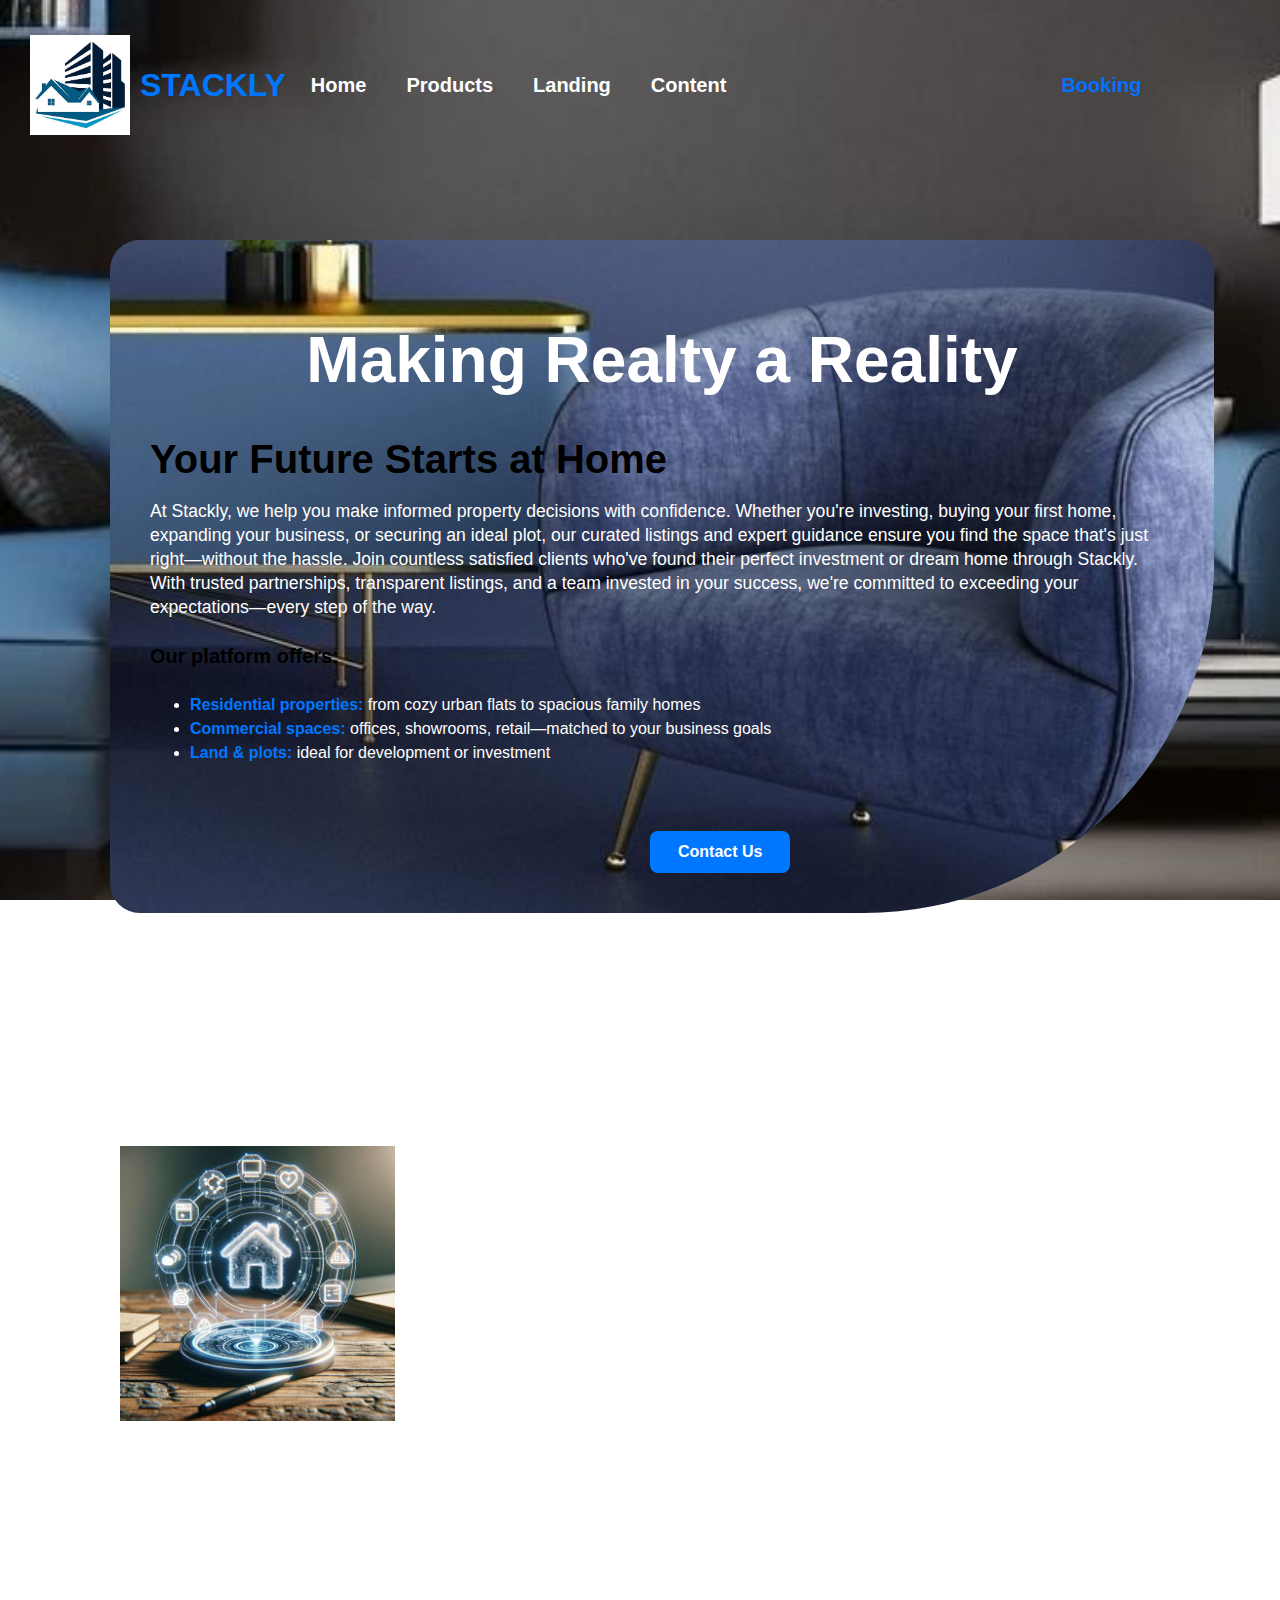
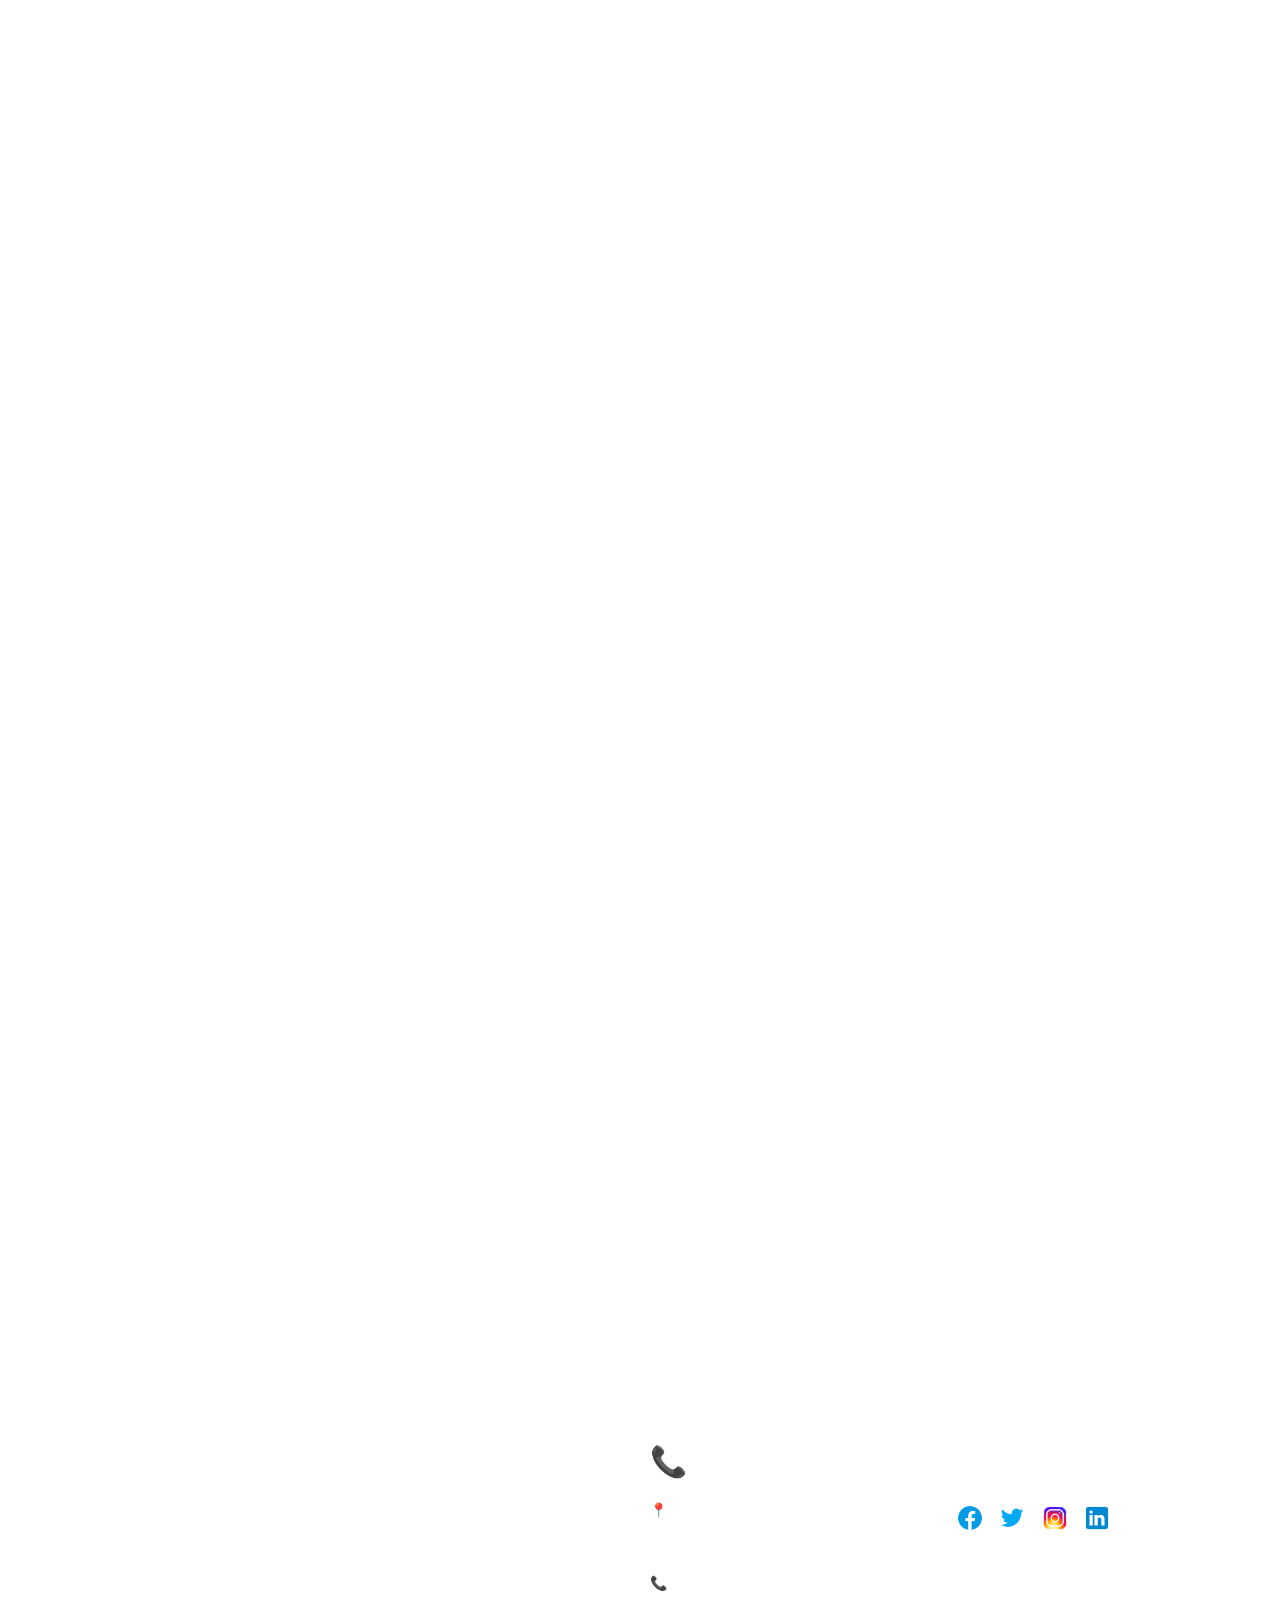
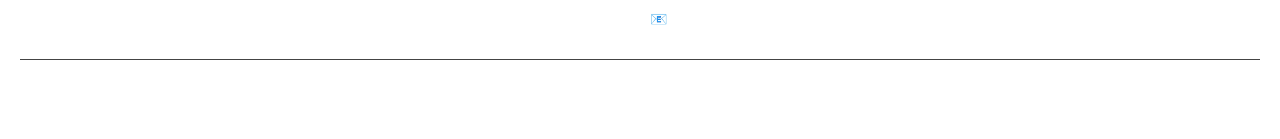
<file: home2.html>
<!DOCTYPE html>
<html lang="en">
<head>
    <meta charset="UTF-8">
    <meta name="viewport" content="width=device-width, initial-scale=1.0">
    <!-- Favicon -->
    <link rel="icon" type="image/png" href="./logo.jpg.jpg">
    <title>Home 2</title>
    <link rel="stylesheet" href="./home2.css">
</head>
<body>
<div class="head">
  <div class="header">
    <div class="logo">
      <img src="./logo.jpg.jpg" alt="" height="100px">
      <h3>STACKLY</h3>
    </div>
    <!-- Hamburger -->
    <button id="hamburger" class="hamburger">☰</button>
  </div>

  <nav>
    <ul>
      <li><a href="index.html">Home</a></li>
      <li><a href="./about.html">Products</a></li>
      <li><a href="./about.html">Landing</a></li>
      <li><a href="./about.html">Content</a></li>
      <!-- <li><a data-target="ourServices">Our Services</a></li> -->
      <!-- <li><a data-target="customerTestimonials">Customer Testimonials</a></li>
      <li><a data-target="investmentPage">Investment Page</a></li> -->
    </ul>
    <ul>
      <li><a class="book" href="error.html">Booking</a></li>
    </ul>
  </nav>
</div>





<section class="hero-section">
  <div class="hero-content">
    <h1>Making Realty a Reality</h1>
    <h3 class="hover-underline-bg">Your Future Starts at Home</h3>

    <p>At Stackly, we help you make informed property decisions with 
       confidence. Whether you're investing, buying your first home, 
       expanding your business, or securing an ideal plot, our curated 
       listings and expert guidance ensure you find the space that's 
       just right—without the hassle. Join countless satisfied clients 
       who've found their perfect investment or dream home through Stackly.
       With trusted partnerships, transparent listings, and a team invested 
       in your success, we're committed to exceeding your expectations—every 
       step of the way.
    </p>

    <p class="list"><span class="hover-underline-bg">Our platform offers:</span></p>
    <ul class="lists">
      <li><span class="hover-underline-bg">Residential properties:</span> from cozy urban flats to spacious family homes</li>
      <li><span class="hover-underline-bg">Commercial spaces:</span> offices, showrooms, retail—matched to your business goals</li>
      <li><span class="hover-underline-bg">Land & plots:</span> ideal for development or investment</li>
    </ul>

    <a href="error.html" class="contact-btn">Contact Us</a>
  </div>
</section>






<section id="products" class="products-paragraph-section">
<div class="productContainer">
    <div class="rotate-container">
        <img src="./rotate img.jpg" alt="Holographic House" class="rotate-img">
    </div>

    <div>
        <h2>Products</h2>
        <p>The <strong>Products</strong> approach for a niche-specific home 
        page is designed to highlight the main offerings or services of a 
        business in a focused and engaging way. Instead of general navigation, 
        this layout emphasizes key products, such as luxury apartments, 
        affordable homes, commercial spaces, or plots and land in a real 
        estate context. Each product can be showcased with visuals, brief 
        descriptions, and clear call-to-action buttons, allowing users to 
        quickly understand the options available. This approach helps 
        visitors immediately identify what the business offers, enhances 
        engagement by guiding users to the most important sections, and 
        supports a conversion-focused design by making it easy for potential 
        clients to explore or inquire about specific products.
        </p>
    </div>
</div>
  
</section>








<section id="landing" class="landing-notes-section">
  <h2>Landing-Style Home Page (Single-Page)</h2>
  <p>
    A landing-style page is focused on marketing or campaigns, designed 
    to quickly communicate value and guide users toward a specific action
    like signing up, contacting, or exploring offerings. It typically 
    includes a hero section with CTA, feature highlights, testimonials, 
    and pricing or FAQs, all laid out in a visually appealing, 
    conversion-focused manner.
  </p>

  <div class="cards-container">
    <div class="card">Single goal or action (lead generation, sign-up, inquiry).</div>
    <div class="card">Hero banner with strong call-to-action.</div>
    <div class="card">Short, scannable sections highlighting features/benefits.</div>
    <div class="card">Testimonials or social proof to build trust.</div>
  </div>

</section>









<section id="content" class="blog-section fade-in-section">
  <h2>Blog / Content-Focused Home Page</h2>
  <p class="lines"> A blog or content-focused home page is designed to showcase articles, 
      guides, case studies, and other knowledge resources to engage users 
      and establish authority. This layout emphasizes content discovery, 
      helping visitors quickly find relevant information while building 
      trust and credibility. By presenting high-quality, well-organized 
      content, it not only educates readers but also positions your brand 
      or business as an expert in the field. Through strategic use of 
      headings, visuals, and summaries, users can easily scan and 
      navigate to topics that interest them. Regularly updated content 
      encourages repeat visits and improves search engine visibility, 
      attracting organic traffic over time. Additionally, incorporating 
      call-to-action elements, such as newsletter sign-ups, downloadable 
      resources, or links to related products or services, allows the blog 
      to drive engagement and conversion. Testimonials, case studies, and 
      industry insights can further strengthen credibility, making the content 
      both informative and persuasive. Ultimately, a well-designed content-focused 
      home page provides a seamless blend of education, inspiration, and 
      actionable insights, turning casual readers into loyal followers and 
      potential customers.
  </p>

  <div class="blog-slider-container">
    <div class="blog-examples">
      <div class="blog-card">
        <h3>🏡 Real Estate Buying Guide</h3>
        <p>Step-by-step guide to purchasing your first home with confidence.</p>
      </div>
      <div class="blog-card">
        <h3>💼 Commercial Property Tips</h3>
        <p>Expert advice for investing in commercial spaces wisely.</p>
      </div>
      <div class="blog-card">
        <h3>🌿 Land Investment Strategies</h3>
        <p>How to evaluate and invest in plots and land for future growth.</p>
      </div>
      <div class="blog-card">
        <h3>🏢 Office Space Optimization</h3>
        <p>Design tips and planning ideas to maximize office efficiency.</p>
      </div>
      <div class="blog-card">
        <h3>💰 Real Estate Investment Trends</h3>
        <p>Latest market insights to help you make smarter property investments.</p>
      </div>
      <div class="blog-card">
        <h3>🛠️ Home Renovation Tips</h3>
        <p>Proven strategies to increase your property value through renovation.</p>
      </div>
      <div class="blog-card">
        <h3>🌎 Sustainable Living Spaces</h3>
        <p>Learn how to choose or design eco-friendly homes and buildings.</p>
      </div>
    </div>
  </div>
    
    
</section>






<!-- Footer -->
<footer class="footer">
  <div class="footer-container">
    
    <!-- Column 1: About -->
    <div class="footer-col">
      <h3>Smart Realty</h3>
      <p>Your trusted partner in buying, selling, and renting properties. We make your real estate journey smooth and stress-free.</p>
    </div>

    <!-- Column 2: Quick Links -->
    <div class="footer-col">
      <h3>Quick Links</h3>
      <ul>
        <li><a href="#home2">Home</a></li>
        <li><a href="#services">Services</a></li>
        <li><a href="#blog">Blog</a></li>
        <li><a href="#contact">Contact</a></li>
      </ul>
    </div>

    <!-- Column 3: Contact Info -->
    <div class="footer-col">
      <h2>📞 Contact Us</h2>
      <p>📍MMR Complex, Chinna Thirupathi, </p>
      <p> near Chinna Muniyappan Kovil ... </p>
      <p>📞 +91 70107 92745</p>
      <p><strong>📧 Email:</strong> <a href="error.html">info@thestackly.com</a></p>

    </div>

    <!-- Column 4: Social Media -->
    <div class="footer-col">
      <h3>Follow Us</h3>
      <div class="social-links">
        <a href="error.html" target="_blank">
        <img src="./facebook.png.png" alt="Facebook">
        </a>
        <a href="error.html" target="_blank">
        <img src="./twitter.png" alt="Twitter">
        </a>
        <a href="error.html" target="_blank">
        <img src="./instagram.png.png" alt="Instagram">
        </a>
        <a href="error.html" target="_blank">
        <img src="./linkedin.png.png" alt="LinkedIn">
        </a>
      </div>
    </div>
  </div>

  <!-- Bottom bar -->
  <div class="footer-bottom">
    <p>&copy; 2025 Smart Realty. All Rights Reserved.</p>
  </div>
</footer>

<script src="./home2.js"></script>  
  
</body>
</html>
</file>
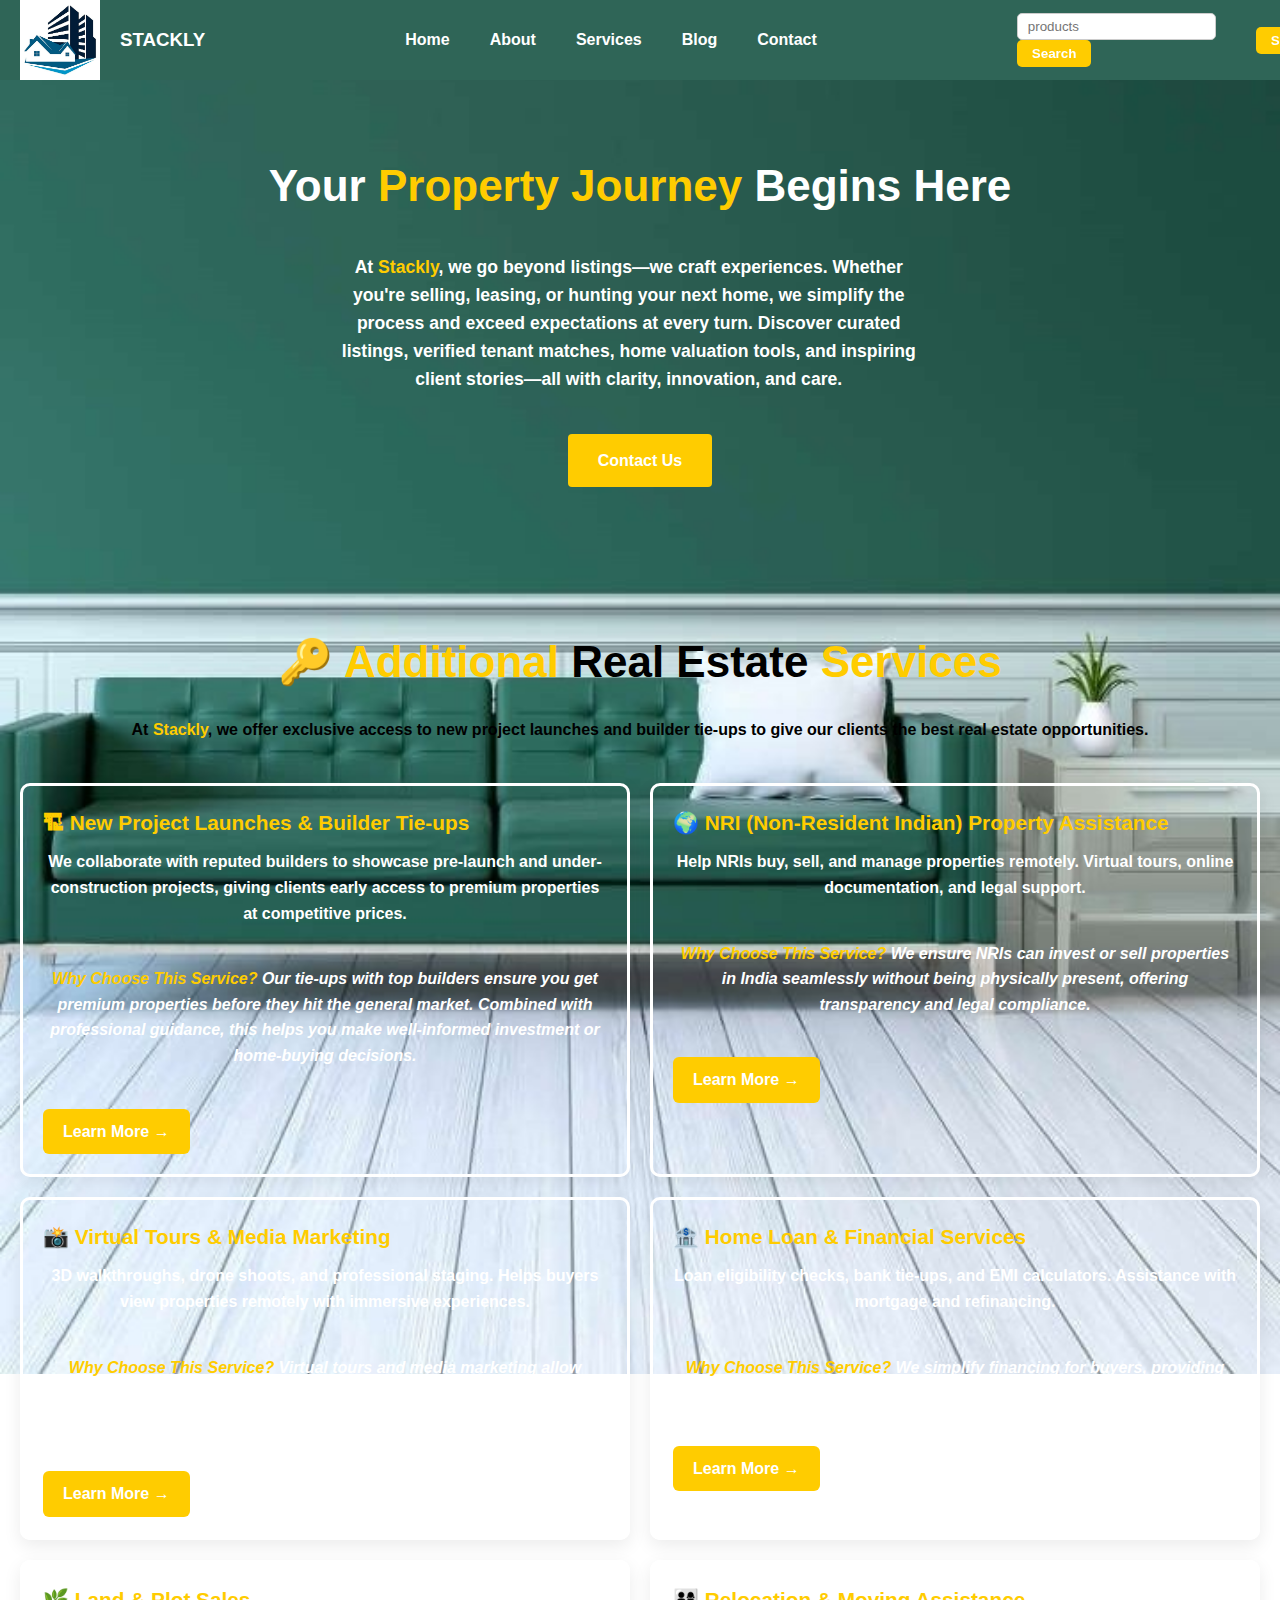
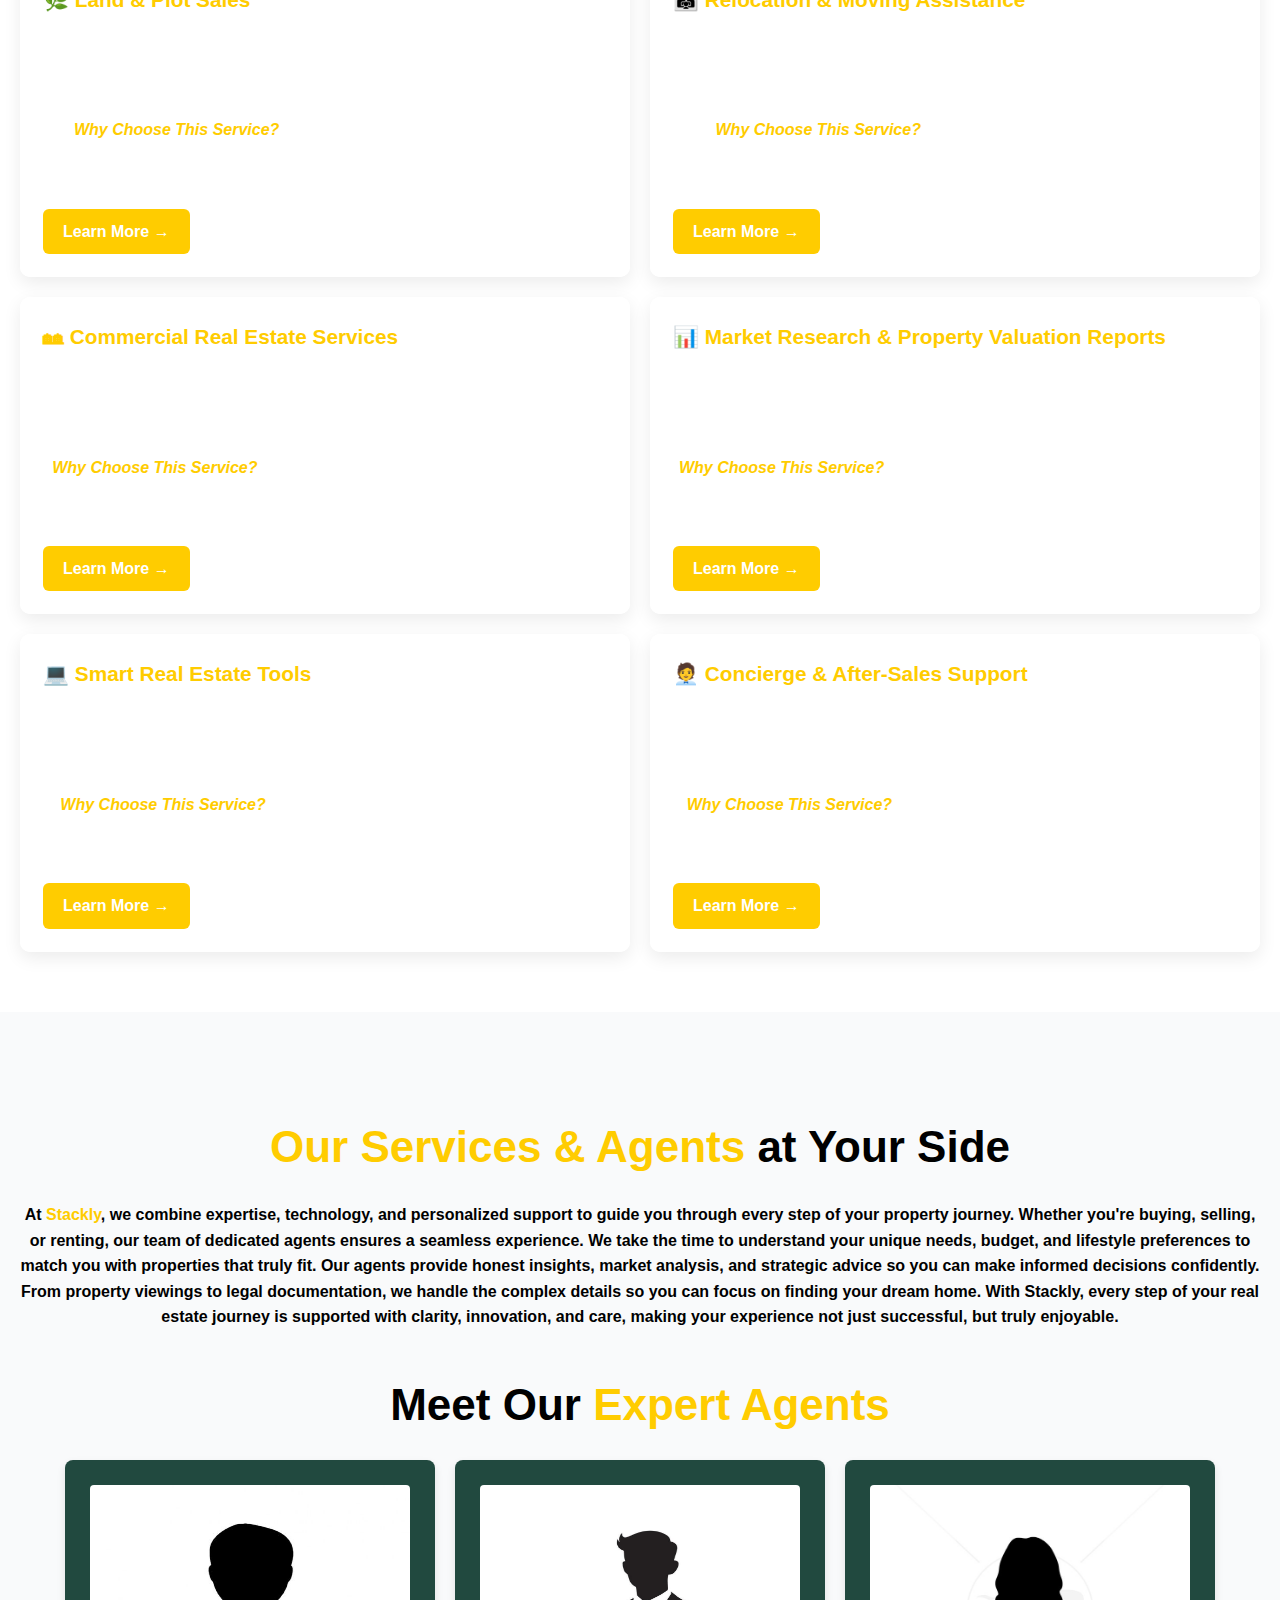
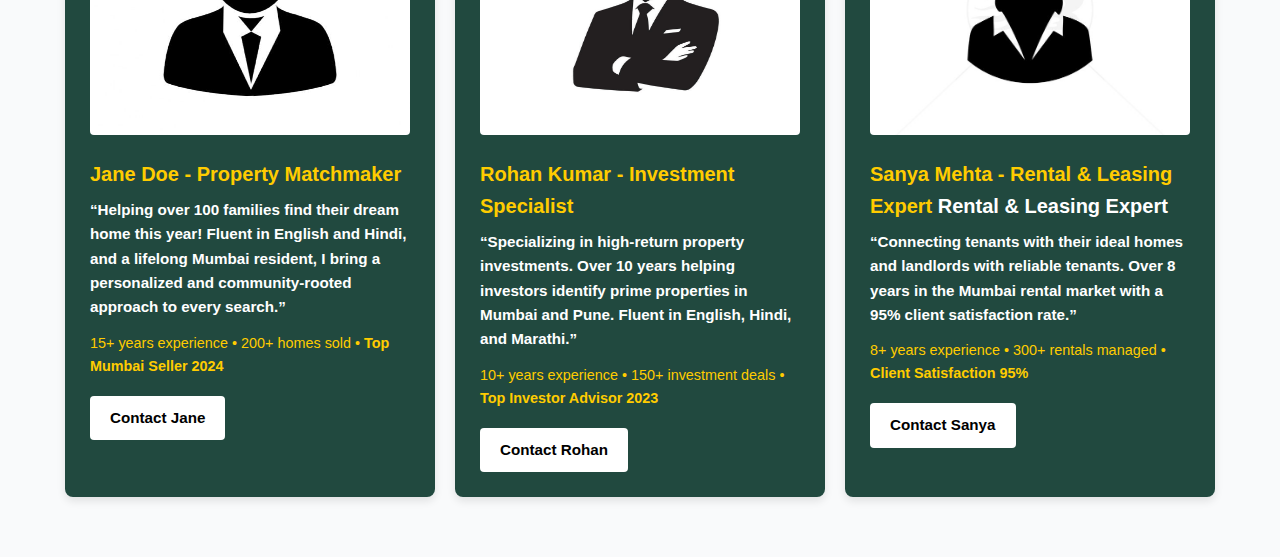
<file: service.html>
<!DOCTYPE html>
<html lang="en">
<head>
    <meta charset="UTF-8">
    <meta name="viewport" content="width=device-width, initial-scale=1.0">
    <link rel="icon" type="image/png" href="./logo.jpg.jpg">
    <title>Service</title>
    <link rel="stylesheet" href="./service.css">
</head>
<body>
<!-- Hamburger -->
<button class="hamburger" id="hamburger">☰</button>

<nav class="navBar">
  <div class="logo">
    <img src="./logo.jpg.jpg" alt="" height="80px" width="80px">
    <h3>STACKLY</h3>
  </div>

  <div class="navLinks">
    <ul class="linkLeft">
      <li><a href="./index.html">Home</a></li>
      <!-- <li><a href="./index.html" class="active">Highlights</a></li> -->
      <li><a href="./about.html">About</a></li>
      <li><a href="./service.html">Services</a></li>
      <li><a href="./blog.html">Blog</a></li>
      <li><a href="./index.html">Contact</a></li>
    </ul>

    <ul class="linkRight">
      <li>
        <input type="search" placeholder="products">
        <button>Search</button>
      </li>
      <button onclick="window.location.href='signIn.html'">SignIn</button>
    </ul>
  </div>
</nav>








<section id="services-intro" class="hero">
  <div class="hero-content">
    <h1>Your <span>Property Journey</span> Begins Here</h1>
    <p>
      At <span>Stackly</span>, we go beyond listings—we craft experiences. Whether
      you're selling, leasing, or hunting your next home, we simplify the process
      and exceed expectations at every turn. Discover curated listings, verified
      tenant matches, home valuation tools, and inspiring client stories—all with
      clarity, innovation, and care.
    </p>
    <a href="#services-enhanced" class="btn-primary">Contact Us</a>
  </div>
</section>









<section id="additional-services" class="additional-services">
  <h2>🔑 <span>Additional</span> Real Estate <span>Services</span></h2>
  <p>At <span>Stackly</span>, we offer exclusive access to new project launches and builder tie-ups to give our clients the best real estate opportunities.</p>
  <div class="seviceFlex">
    <div class="service-card">
        <h3>🏗 New Project Launches & Builder Tie-ups</h3>
        <p>We collaborate with reputed builders to showcase pre-launch and under-construction projects, giving clients early access to premium properties at competitive prices.</p>
        <p class="why-choose"><span>Why Choose This Service?</span> Our tie-ups with top builders ensure you get premium properties before they hit the general market. Combined with professional guidance, this helps you make well-informed investment or home-buying decisions.</p>
        <a href="#" class="btn-service">Learn More →</a>
    </div>
    
    <div class="service-card">
        <h3>🌍 NRI (Non-Resident Indian) Property Assistance</h3>
        <p>Help NRIs buy, sell, and manage properties remotely. Virtual tours, online documentation, and legal support.</p>
        <p class="why-choose"><span>Why Choose This Service?</span> We ensure NRIs can invest or sell properties in India seamlessly without being physically present, offering transparency and legal compliance.</p>
        <a href="#" class="btn-service">Learn More →</a>
    </div>

    <div class="service-card">
        <h3>📸 Virtual Tours & Media Marketing</h3>
        <p>3D walkthroughs, drone shoots, and professional staging. Helps buyers view properties remotely with immersive experiences.</p>
        <p class="why-choose"><span>Why Choose This Service?</span> Virtual tours and media marketing allow buyers to experience properties from anywhere, increasing engagement and faster decision-making.</p>
        <a href="#" class="btn-service">Learn More →</a>
    </div>

    <div class="service-card">
        <h3>🏦 Home Loan & Financial Services</h3>
        <p>Loan eligibility checks, bank tie-ups, and EMI calculators. Assistance with mortgage and refinancing.</p>
        <p class="why-choose"><span>Why Choose This Service?</span> We simplify financing for buyers, providing accurate guidance and helping secure the best loan terms.</p>
        <a href="#" class="btn-service">Learn More →</a>
    </div>

    <div class="service-card">
        <h3>🌿 Land & Plot Sales</h3>
        <p>Guidance for purchasing residential, commercial, and agricultural land. Assistance with zoning and approvals.</p>
        <p class="why-choose"><span>Why Choose This Service?</span> We help clients navigate complex land regulations and select the best properties for their needs.</p>
        <a href="#" class="btn-service">Learn More →</a>
    </div>

    <div class="service-card">
        <h3>👨‍👩‍👧 Relocation & Moving Assistance</h3>
        <p>End-to-end moving services including packers & movers. School/area recommendations for families relocating.</p>
        <p class="why-choose"><span>Why Choose This Service?</span> We provide a hassle-free relocation experience, guiding families every step of the way.</p>
        <a href="#" class="btn-service">Learn More →</a>
    </div>

    <div class="service-card">
        <h3>🏘 Commercial Real Estate Services</h3>
        <p>Office spaces, shops, and co-working rentals/sales. Lease negotiations and business property solutions.</p>
        <p class="why-choose"><span>Why Choose This Service?</span> We help businesses secure the right spaces with favorable terms, minimizing risks and maximizing ROI.</p>
        <a href="#" class="btn-service">Learn More →</a>
    </div>

    <div class="service-card">
        <h3>📊 Market Research & Property Valuation Reports</h3>
        <p>Provide detailed analytics on pricing trends, neighborhood insights. Professional valuation certificates.</p>
        <p class="why-choose"><span>Why Choose This Service?</span> Our data-driven insights ensure clients make informed decisions with confidence and accuracy.</p>
        <a href="#" class="btn-service">Learn More →</a>
    </div>

    <div class="service-card">
        <h3>💻 Smart Real Estate Tools</h3>
        <p>Online calculators (stamp duty, EMI, ROI). Digital dashboards for property tracking.</p>
        <p class="why-choose"><span>Why Choose This Service?</span> Technology-driven tools simplify property planning, tracking, and investment analysis for better decisions.</p>
        <a href="#" class="btn-service">Learn More →</a>
    </div>

    <div class="service-card">
        <h3>🧑‍💼 Concierge & After-Sales Support</h3>
        <p>Utility connections, renovation advice, and interiors. Continued support even after closing a deal.</p>
        <p class="why-choose"><span>Why Choose This Service?</span> We provide end-to-end support beyond the sale, ensuring a smooth ownership experience.</p>
        <a href="#" class="btn-service">Learn More →</a>
    </div>
  </div>
</section>










<div id="services-with-agents" class="services-agents">
  <h2><span>Our Services & Agents</span> at Your Side</h2>
  <div class="services-grid">
    <p>At <span>Stackly</span>, we combine expertise, technology, 
       and personalized support to guide you through every step of your 
       property journey. Whether you're buying, selling, or renting, our 
       team of dedicated agents ensures a seamless experience. We take the 
       time to understand your unique needs, budget, and lifestyle 
       preferences to match you with properties that truly fit. Our agents 
       provide honest insights, market analysis, and strategic advice so 
       you can make informed decisions confidently. From property viewings 
       to legal documentation, we handle the complex details so you can 
       focus on finding your dream home. With Stackly, every step of your 
       real estate journey is supported with clarity, innovation, and care, 
       making your experience not just successful, but truly enjoyable.
    </p>
  </div>

  <h2>Meet Our <span>Expert Agents</span></h2>
  <div class="agent-profiles">
    <div class="agent-card">
      <img src="./CEO.jpg" alt="Jane Doe, Real Estate Agent" height="250px" width="250px">
      <h3><span>Jane Doe - Property Matchmaker</span></h3>
      <p class="agent-bio">
        “Helping over 100 families find their dream home this year! Fluent in English and Hindi, and a lifelong Mumbai resident, I bring a personalized and community-rooted approach to every search.” 
      </p>
      <p class="agent-stats">
        <span>15+ years experience</strong> &bull; <span>200+ homes sold</strong> &bull; <strong>Top Mumbai Seller 2024</strong>
      </p>
      <a href="mailto:jane@stackly.com" class="btn-agent">Contact Jane</a>
    </div>

    <!-- Additional agent cards -->
    <div class="agent-card">
        <img src="./marketing.jpg" alt="Rohan Kumar, Real Estate Agent" height="250px" width="250px">
        <h3><span>Rohan Kumar - Investment Specialist</span></h3>
        <p class="agent-bio">
            “Specializing in high-return property investments. Over 10 years helping investors identify prime properties in Mumbai and Pune. Fluent in English, Hindi, and Marathi.”
        </p>
        <p class="agent-stats">
            <span>10+ years experience</strong> &bull; <span>150+ investment deals</strong> &bull; <strong>Top Investor Advisor 2023</strong>
        </p>
        <a href="mailto:rohan@stackly.com" class="btn-agent">Contact Rohan</a>
    </div>

    <div class="agent-card">
        <img src="./consultant.jpg" alt="Sanya Mehta, Real Estate Agent" height="250px" width="250px">
        <h3><span>Sanya Mehta - Rental & Leasing Expert</span> Rental & Leasing Expert</h3>
        <p class="agent-bio">
            “Connecting tenants with their ideal homes and landlords with reliable tenants. Over 8 years in the Mumbai rental market with a 95% client satisfaction rate.”
        </p>
        <p class="agent-stats">
            <span>8+ years experience</strong> &bull; <span>300+ rentals managed</strong> &bull; <strong>Client Satisfaction 95%</strong>
        </p>
        <a href="mailto:sanya@stackly.com" class="btn-agent">Contact Sanya</a>
    </div>

  </div>
</div>







<script src="./service.js"></script>
</body>
</html>
</file>
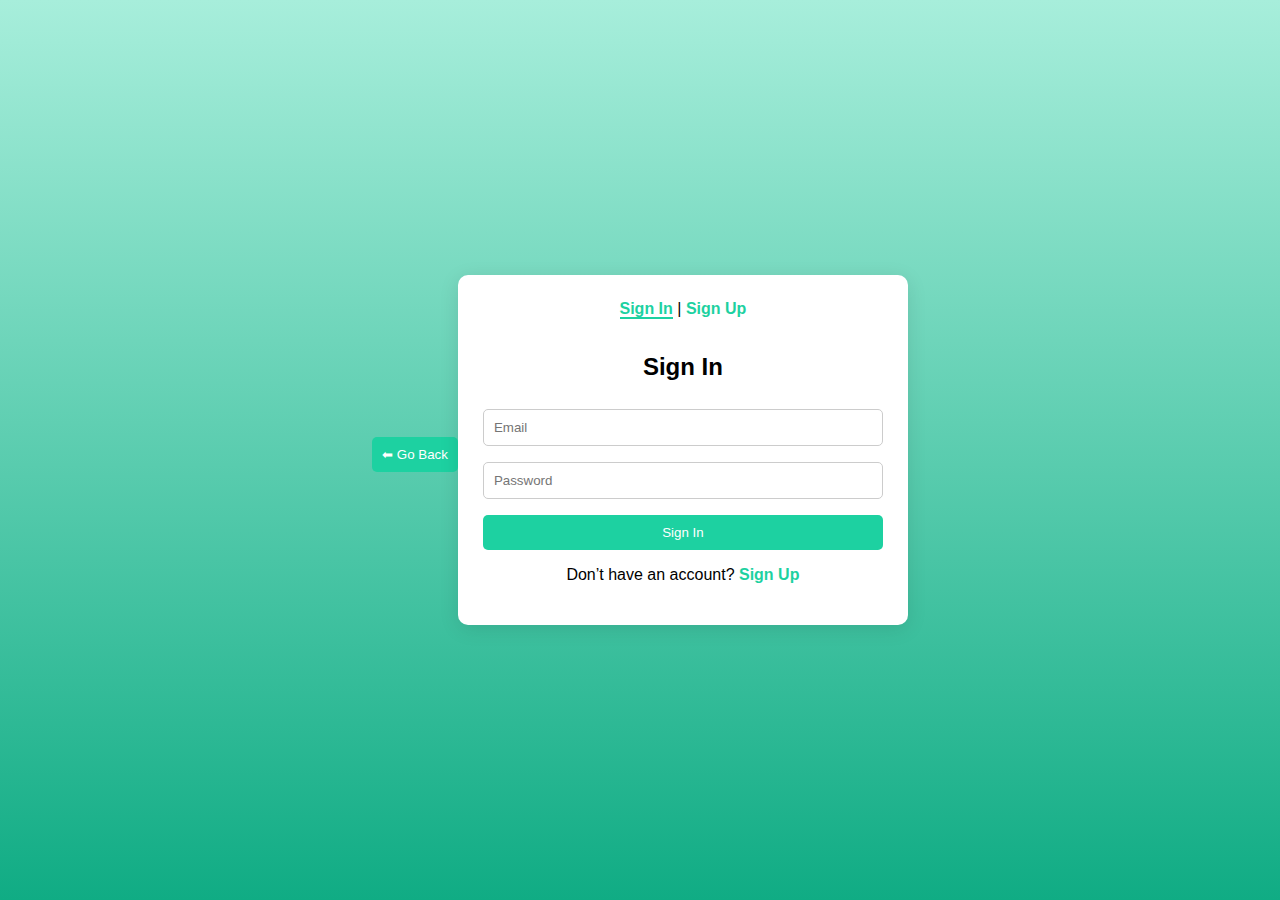
<file: signIn.html>
<!DOCTYPE html>
<html lang="en">
<head>
  <meta charset="UTF-8">
  <meta name="viewport" content="width=device-width, initial-scale=1.0">
  <title>Sign Up</title>
  <link rel="stylesheet" href="./signIn.css">
</head>
<body>

<button onclick="window.location.href='index.html'"> ⬅ Go Back </button>

<div class="container">

  <!-- Navigation Links -->
  <div class="toggle-links">
    <a href="#" id="showSignin" class="active">Sign In</a> |
    <a href="#" id="showSignup">Sign Up</a>
  </div>

  <!-- Sign In Form -->
  <form id="signinForm" class="form" action="error.html">
    <h2>Sign In</h2>
    <input id="signinEmail" type="email" placeholder="Email" required>
    <input id="signinPassword" type="password" placeholder="Password" required>
    <button type="submit">Sign In</button>
    <p>Don’t have an account? <a href="#" id="switchToSignup">Sign Up</a></p>
  </form>

  <!-- Sign Up Form -->
  <form id="signupForm" class="form hidden" action="error.html">
    <h2>Sign Up</h2>
    <input id="signupName" type="text" placeholder="Full Name" required>
    <input id="signupEmail" type="email" placeholder="Email" required>
    <input id="signupPassword" type="password" placeholder="Password" required>
    <input id="signupConfirm" type="password" placeholder="Confirm Password" required>
    <button type="submit">Sign Up</button>
    <p>Already have an account? <a href="#" id="switchToSignin">Sign In</a></p>
  </form>

</div>

<script src="signIn.js"></script>


</body>
</html>
</file>
<file: styles.css>
* {
  margin: 0;
  padding: 0;
  box-sizing: border-box;
  }

body {
  font-family: Arial, sans-serif;
  /* background: url('./about\ img.jpg') no-repeat center center / cover fixed; */
  background: url('./service\ bc\ img.jpeg') no-repeat center center / cover fixed;
}

span{
  color: #ffcc00;
  font-weight: bold;
}


.hamburger{
  display: none;
}

.navBar{
  display:inline-block;
}

.navBar{
  background-color: rgb(47, 101, 87);
  display: flex;
  flex-direction: row;
  gap: 150px;
  margin-top: 20px;

  position: sticky;
  top: 0;
  z-index: 9999;
}

.logo{
  display: flex;
  flex-direction: row;
  gap: 20px;
  margin-left: 20px;
  align-items: center;
  margin-left: 70px;
}

.logo img {
  height: 80px;
  width: 80px;
}

.logo h3{
    color:#ffcc00;
    font-size: 30px;
}

.navLinks{
  display: flex;
  flex-direction: row;
  gap: 150px;
}

.linkLeft{
  display: flex;
  flex-direction: row;
  gap: 40px;
}

.linkRight{
  display: flex;
  flex-direction: row;
  gap: 40px;
}

.linkLeft, .linkRight {
  display: flex;
  align-items: center;

  list-style: none;
  padding: 0;
  margin: 0;
}

.linkLeft a, .linkRight a {
  text-decoration: none;
  color:white;
  font-weight:bold;
}

.linkLeft a:hover {
  color:#ffcc00; 
}

/* Search Input Styling */
.linkRight input[type="search"] {
  padding: 5px 10px;
  border: 1px solid #ccc;
  border-radius: 5px;
  height: 40px;
}

/* SignIn Button Styling */
.linkRight button {
  padding: 6px 15px;
  border: none;
  background-color: #ffcc00;
  color: white;
  border-radius: 5px;
  cursor: pointer;
  font-weight: bold;
  height: 40px;
  width: 100px;
}

.linkRight button:hover {
  background-color: #fac800;
}

/* Hamburger Button */
.hamburger {
  display: none;
  font-size: 28px;
  background: none;
  border: none;
  cursor: pointer;
}

/* Mobile Styles */
@media (max-width: 450px) {
  .hamburger {
    display: block;
    font-size: 40px;
  }

  .navBar{
    display: none;
    flex-direction: column;
    align-items: flex-start;
    gap: 10px;
    padding: 20px;

    position: static;
    background-color:transparent;
  }
  .navBar.active{
    display:flex;
    flex-direction: column;
    gap: 20px;
  }
  .navLinks{
    display: flex;
    flex-direction: column;
    gap: 30px;
    width: 100%;
    margin-top: 40px;
  }
  .linkLeft{
    display: flex;
    flex-direction: column;
    gap: 20px;
  }
  .linkRight{
    display: flex;
    flex-direction: column;
    gap: 20px;
    margin-top: 40px;
  }
  
  .linkLeft, .linkRight {
    flex-direction: column;
    gap: 10px;
  }

  .linkRight input[type="search"] {
    width: 70%;
  }

  .linkRight button {
    width: 20%;
  }

  .logo{
    margin-left: 140px;
  }
  
  
}













/*==== section 1 ====*/
/*== hero section ==*/
.hero {
  display: flex;
  justify-content: center;  /* Horizontal center */
  align-items: center;      /* Vertical center */
  height: 100vh;            /* Full viewport height */
  gap: 80px; /* Space between slider & text if side-by-side */
  margin-top: -140px;
}

.slider-container {
  position: relative;
  max-width: 600px;
  margin-left: 150px;
}

.slider-container>img {
  mask-repeat: no-repeat;
  mask-position: center;
  mask-size: cover;
}

/*==== slide animation ====*/
.slide {
  width: 75%;
  height: 75%;
  object-fit: cover;
  display: none;
  transition: opacity 0.5s ease-in-out;
}

.slide.active {
  display: block;
  opacity: 1;
}

/* slide in section */
.slide-in {
  border-radius: 15px;
  padding: 20px;
  margin-right: 150px;
}

h1 {
  font-size: 2.5rem;
  font-weight: bold;
  line-height: 4rem;
  color:white;
}

h1 span {
  position: relative;
  display: inline-block;
  color:#ffcc00;
}

/* Line animation to span tag */
h1 span::after {
  content: "";
  position: absolute;
  left: 0;
  bottom: -5px;          /* gap below text */
  width: 0;
  height: 3px;
  /* background: #2e7d32;    */
  background:#ffcc00;
  animation: line-anim 2s infinite;
}

@keyframes line-anim {
  from {
    width: 0;
  }
  to {
    width: 100%;
  }
}

.slide-in>p{
  font-weight: bold;
  color:white;
  line-height:1.5rem;
}



/*==== hero section's  media query ====*/
@media (max-width:450px) {
  .hero {
    flex-direction: column;   /* Stack vertically */
    gap: 40px;                 /* Reduce space between elements */
    height: auto;              /* Allow height to adjust */
    padding: 20px;
    text-align: center;        /* Center text */
    /* margin-top: 350px; */
    margin-top: 50px;
  }
  .slider-container {
    width: 90%;                /* Take most of the screen width */
    max-width: none;           /* Remove max limit on small screens */
    margin-right: 50px;

    /* margin-top: 100px; */
  }
  .slide-in {
    width: 90%;            /* Fit better on mobile */
    padding: 15px;
    margin-left: 150px;
    text-align: start;
  }
}









/*==== home section ====*/
.home-highlights {
  display: grid;
  grid-template-columns: repeat(auto-fit, minmax(250px, 1fr));
  gap: 20px;
  padding: 40px 20px;
  margin-top: -140px;
}

.highlight-card {
  background:rgb(43, 93, 81);
  border-radius: 15px;
  padding: 25px;
  text-align: center;
  box-shadow: 0 6px 15px rgba(0,0,0,0.1);
  transition: all 0.3s ease;
  border: 1px solid #e0e0e0;

  /* Animation setup */
  opacity: 0;
  transform: translateY(30px);
  animation: fadeUp 0.8s ease forwards;
}

.highlight-card:hover{
  background-color:white;
}

.highlight-card:hover h3 {
  color:rgb(43, 93, 81) ;
}

.highlight-card:hover p {
  color: black;
}

/* Stagger animation for each card */
.highlight-card:nth-child(1) { animation-delay: 0.2s; }
.highlight-card:nth-child(2) { animation-delay: 0.4s; }
.highlight-card:nth-child(3) { animation-delay: 0.6s; }
.highlight-card:nth-child(4) { animation-delay: 0.8s; }

.highlight-card h3 {
  font-size: 1.5rem;
  margin-bottom: 10px;
  color:#ffcc00; /* green accent */
}

.highlight-card p {
  font-size: 1rem;
  color:white;
  line-height: 1.6;
}

/* Hover effect */
.highlight-card:hover {
  transform: translateY(-10px) scale(1.03);
  box-shadow: 0 12px 25px rgba(0,0,0,0.15);
  /* border-color: #2e7d32; */
}

/* Keyframes for animation */
@keyframes fadeUp {
  to {
    opacity: 1;
    transform: translateY(0);
  }
}


/* Unified Responsive Media Query */
/* ==== Media Query for Mobile (450px) ==== */
@media (max-width: 450px) {

  .home-highlights {
    grid-template-columns: 1fr;   /* Stack cards in single column */
    gap: 15px;
    padding: 20px 10px;
 
    margin-top: 50px;         
  }

  .highlight-card {
    padding: 15px;
    border-radius: 10px;
    
  }

  .highlight-card h3 {
    font-size: 1.2rem;
    margin-bottom: 8px;
  }

  .highlight-card p {
    font-size: 0.9rem;
    line-height: 1.4rem;
  }
}













/* About Section */
/* ===== About Us Styling ===== */
.about-section {
  background: linear-gradient(to bottom, #f5f7fa 50%,rgb(43, 93, 81) 50%);
  padding: 40px 20px;
  text-align: center;
  font-family: 'Segoe UI', sans-serif;
  border-radius: 20px;
  
  width: 75%;
  margin: 0 auto;
}

#about{
  margin-top: 180px;
}

/*== hover ==*/
.about-section:hover{
  background: linear-gradient(to bottom,rgb(43, 93, 81) 50%, #f5f7fa 50%);
.about-text>h2{
  color:#ffcc00;
} 
/* .about-text span{
  color: black;
} */
.about-text>.intro{
  color: white;
}
.about-box{
  background-color:rgb(43, 93, 81);
  border:5px solid white;
}
.about-box>h3{
  color:#ffcc00;
}
.about-box>p{
  color:white;
}
.about-box>ul>li{
  color:white;
}
}

/*== about container ==*/
.about-container {
  max-width: 9000px;
  margin: 0 auto;
  
}

.about-text h2 {
  font-size: 3rem;
  margin-bottom: 20px;
  color:rgb(43, 93, 81);
  position: relative;
  animation: fadeDown 1s ease forwards;
}

.about-text p.intro {
  font-size: 1.1rem;
  line-height: 1.7;
  margin-bottom: 40px;
  color:black;
  /* font-weight: bold; */
  animation: fadeUp 1s ease forwards;

  text-align: start;
}

.about-text span {
  font-weight: bold;
  /* color: #0dd113; */
}

.about-box {
  background: whitesmoke;
  border: 5px solid rgb(43, 93, 81);
  /* border-bottom: 5px solid white; */
  margin: 20px 0;
  padding: 25px;
  border-radius: 15px;
  box-shadow: 0 8px 20px rgba(0,0,0,0.1);
  text-align: left;
  opacity: 0;
  transform: translateY(30px);
  animation: fadeInUp 1s ease forwards;
}

.about-box:nth-child(2) { animation-delay: 0.2s; }
.about-box:nth-child(3) { animation-delay: 0.4s; }
.about-box:nth-child(4) { animation-delay: 0.6s; }

.about-box h3 {
  margin-bottom: 10px;
  color:rgb(43, 93, 81);
  font-size: 1.4rem;
}

.about-box p, 
.about-box li {
  font-size: 1rem;
  color:black;
}

.about-box ul {
  list-style: none;
  padding: 0;
}

.about-box li {
  margin: 6px 0;
}

/* ===== Animations ===== */
@keyframes fadeDown {
  from { opacity: 0; transform: translateY(-30px); }
  to { opacity: 1; transform: translateY(0); }
}

@keyframes fadeUp {
  from { opacity: 0; transform: translateY(30px); }
  to { opacity: 1; transform: translateY(0); }
}

@keyframes fadeInUp {
  from { opacity: 0; transform: translateY(40px); }
  to { opacity: 1; transform: translateY(0); }
}

/* ===== Responsive ===== */
@media (max-width:450px) {
  .about-text h2 {
    font-size: 2rem;
  }
  .intro{
    height:800px;
  }
  .about-box {
    padding: 20px;
  }
}











/*==== Services Section ====*/
.services{
  background-color: #f5f7fa;
  margin-top:200px;
  padding: 50px;
}

.services>h2{
  text-align: center;
  font-size:3rem;
  color:rgb(43, 93, 81);
}

.services-slider {
  overflow: hidden;
  position: relative;
  width: 90%;
  margin: auto;
}

.service-track {
  display: flex;
  width: calc(300px * 12); /* card width × total cards */
  animation: scroll 25s linear infinite;
  margin-top: 50px;
}


/*= service card1 =*/
.service-card1{
  min-width: 300px;
  margin: 0 15px;
  padding: 20px;
  background:rgb(43, 93, 81);
  border-radius: 12px;
  border-bottom-right-radius: 50px;
  box-shadow: 0 5px 12px rgba(0,0,0,0.1);
  color:white;
  

  /* fadeInUp effect */
  opacity: 0;
  /* transform: translateY(30px); */
  animation: fadeInUp 1s ease forwards;

  flex: 0 0 auto;
  text-align: left;
  transition: transform 0.3s ease, box-shadow 0.3s ease;
}

.service-card1:hover{
  background-color:#ffcc00;
  color:rgb(16, 59, 49);
  font-weight: bold;
}


/*== service section ==*/
.services-section {
  text-align: center;
  padding: 50px 20px;
  /* background:pink; */
}

.services-scroll {
  display: flex;
  gap: 20px;
  overflow-x: auto;
  scroll-behavior: smooth;
  padding: 20px 0;
  margin-top: 50px;
}

.services-scroll::-webkit-scrollbar {
  height: 8px;
}
.services-scroll::-webkit-scrollbar-thumb {
  background:#ffcc00;
  border-radius: 4px;
}


/*= service card =*/
.service-card {
  position: relative;
  overflow: hidden; /* keep pseudo-element inside */
  min-width: 300px;
  margin: 0 15px;
  padding: 20px;
  background:rgb(43, 93, 81);
  border-radius: 12px;
  border-bottom-right-radius: 150px;
  box-shadow: 0 5px 12px rgba(0,0,0,0.1);
  /* color: white; */
  

  /* fadeInUp effect */
  opacity: 0;
  /* transform: translateY(30px); */
  animation: fadeInUp 1s ease forwards;

  flex: 0 0 auto;
  text-align: left;
  transition: transform 0.3s ease, box-shadow 0.3s ease;
}


/* text stays above pseudo-element */
.service-card h3,
.service-card p,
.service-card ul li,
.service-card .btn{
  position: relative;
  z-index: 2;
  transition: color 0.3s ease;
}

/* pseudo-element for bottom-to-top hover animation */
.service-card::before {
  content: "";
  position: absolute;
  bottom: 0;          /* start from bottom */
  left: 0;
  width: 100%;
  height: 100%;
  background:#e8c849; /* hover color */
  transform: scaleY(0); /* hidden */
  transform-origin: bottom; /* fill starts from bottom */
  transition: transform 0.5s ease;
  z-index: 1; /* behind text */
}

/* hover triggers bottom-to-top fill */
.service-card:hover::before {
  transform: scaleY(1);
}

/* optional: change text color when filled */
.service-card:hover h3{
  color:rgb(2, 45, 35);
}

.service-card:hover ul li{
  color: black;
}

.service-card:hover p {
  color:red;
  font-weight: bold;
}

.service-card:hover .btn{
  background:rgb(16, 59, 49);
  color: white;
}

.service-card h3 {
  font-size: 1.3rem;
  margin-bottom: 10px;
  color:#ffcc00;
  /* color: white; */
}

.service-card p {
  font-size: 0.95rem;
  margin-bottom: 15px;
  color:white;
}

.service-card ul {
  margin: 0 0 15px;
  padding-left: 18px;
}

.service-card ul li {
  font-size: 0.9rem;
  margin-bottom: 6px;
  color:black;
}

.service-card .btn {
  display: inline-block;
  padding: 8px 14px;
  background:#ffcc00;
  color:black;
  border-radius: 6px;
  font-size: 0.9rem;
  text-decoration: none;
  transition: background 0.3s ease;
}

.service-card .btn:hover {
  background:rgb(10, 68, 54);
}

/* Scroll movement */
@keyframes scroll {
  from { transform: translateX(0); }
  to   { transform: translateX(-50%); }
}

/* Fade In Up */
@keyframes fadeInUp {
  from {
    opacity: 0;
    transform: translateY(30px); /* animation only */
  }
  to {
    opacity: 1;
    transform: translateY(0);
  }
}


/*==== Responsive Media Query ====*/
@media (max-width:450px) {
   /* max-width: 1024px */
  /* Services container */
  .services, 
  .services-section {
    padding: 30px 15px;
  }

  /* Service cards wrapper */
  .services-scroll {
    padding: 15px 0;
    gap: 15px;
  }

  /* Service cards */
  .service-card,
  .service-card1 {
    width: 5%;      /* cards take most of the screen */
    margin: 10px auto;   /* center cards on smaller screens */
    padding: 15px;
  }
  

  /* Card text */
  .service-card h3,
  .service-card1 h3 {
    font-size: 1.2rem;
  }

  .service-card p,
  .service-card1 p,
  .service-card ul li {
    font-size: 0.9rem;
  }

  /* Buttons */
  .service-card .btn,
  .service-card1 .btn {
    padding: 10px 16px;
    font-size: 0.85rem;
  }

  /* Heading */
  .services>h2 {
    font-size: 2rem;
  }
}













/*==== blog section ====*/
.blog {
  padding: 80px 20px;
  text-align: center;
  /* To make text readable */
  position: relative;
  z-index: 1;

  margin-top: 180px;
}

.blog-container{
  background: url('./blog\ card\ bc\ img.jpg') no-repeat center center; /* image centered */
  background-size: cover;       /* image covers entire container */
  background-attachment: fixed; /* optional: parallax effect */
  padding: 50px 20px;           /* spacing inside the grid */
  border-radius: 12px;          /* optional rounded corners */
  position: relative;
  overflow: hidden;
  color:black;   
}

.blog-container::before {
  content: "";
  position: absolute;
  top: 0;
  left: 0;
  width: 100%;
  height: 100%;
  background: rgba(0,0,0,0.4); /* semi-transparent overlay */
  z-index: 1;
}
.blog-container > * {
  position: relative;
  z-index: 2; /* ensure content is above overlay */
}

.blog-container>.title>h2{
  color:white;
  font-size: 3rem;
}
.blog-container>.title>.blog-intro{
  color:white;
  font-weight: bold;
}

/* Blog Grid */
.blog-grid {
  display: grid;
  grid-template-columns: repeat(auto-fit, minmax(280px, 1fr));
  gap: 50px;
  margin-top: 100px;
}

/* Blog Cards */
.blog-card {
  position: relative;

  background:whitesmoke;
  /* color:#3d7f40; */
  border-radius: 12px;
  overflow: hidden;
  box-shadow: 0 8px 20px rgba(0,0,0,0.08);
  transition: transform 0.4s ease, box-shadow 0.4s ease;
  opacity: 0;
  transform: translateY(50px);
  animation: fadeUp 1s ease forwards;

  border-bottom-right-radius:150px;
  margin-bottom: 50px;
  padding: 20px;
}

.blog-card .read-more {
  display: inline-block;
  margin-top: 10px;
  text-decoration: none;
  position: relative;
  z-index: 4; /* put above hover overlay */
  font-weight: 600;
  color:rgb(1, 53, 41); /* default color */
  transition: color 0.3s ease;
}

.blog-card:hover .read-more {
  color:#ffcc00; /* text color on hover */
}

/* Underline effect */
.blog-card .read-more::after {
  content: "";
  display: block;
  width: 0;
  height: 2px;
  background: black;
  position: absolute;
  left: 0;
  bottom: -3px;
  transition: width 0.3s ease, background 0.3s ease;
  z-index: 5; /* above overlay */
}

.blog-card:hover .read-more::after {
  width: 100%;
  /* background: white; */
}


/* Blog image stays above pseudo-element */
.blog-card img {
  width: 100%;
  display: block;
  border-radius: 12px;
  position: relative;
  z-index: 2; /* make sure image is above pseudo-element */
  transition: transform 0.3s ease;
}

/* Text above pseudo-element */
.blog-card h3,
.blog-card p,
.blog-card .block-content .read-more {
  position: relative;
  z-index: 3;
  transition: color 0.3s ease;
  color:black; /* default text color on dark image */
}

/* Pseudo-element for top-to-bottom hover fill */
.blog-card::before {
  content: "";
  position: absolute;
  top: 0;                   /* start from top */
  left: 0;
  width: 100%;
  height: 100%;
  background:rgb(43, 93, 81);    /* hover color */
  transform: scaleY(0);      /* hidden */
  transform-origin: top;     /* fill starts from top */
  transition: transform 0.5s ease;
  z-index: 1;                /* behind text */
}

/* Hover state triggers fill */
.blog-card:hover::before {
  transform: scaleY(1);
}

.blog-card:hover img {
  transform: scale(1.05); /* slight zoom */
}

/* Optional: change text color when filled */
.blog-card:hover h3,
.blog-card:hover .blog-content .read-more  {
  color:#ffcc00;  /* text color on hover */
}

.blog-card:hover p {
  color: white;
}

/* Ensure pseudo-element for underline */
.blog-card .blog-content .read-more::after {
  content: "";
  display: block;
  width: 0;
  height: 2px;
  background: black; /* default underline */
  position: absolute;
  left: 0;
  bottom: -3px;
  transition: width 0.3s ease, background 0.3s ease;
}

.blog-card:hover .blog-content .read-more::after {
  background: white;         /* change underline / pseudo-element color */
  width: 100%;        /* expand underline */
}

/* Optional hover effect */
.blog-card:hover {
  transform: translateY(-5px);
  box-shadow: 0 10px 20px rgba(0,0,0,0.2);
}



.blog-card:nth-child(1) { animation-delay: 0.2s; }
.blog-card:nth-child(2) { animation-delay: 0.4s; }
.blog-card:nth-child(3) { animation-delay: 0.6s; }
.blog-card:nth-child(4) { animation-delay: 0.8s; }
.blog-card:nth-child(5) { animation-delay: 1s; }
.blog-card:nth-child(6) { animation-delay: 1.2s; }

.blog-card:hover {
  transform: translateY(-10px);
  box-shadow: 0 12px 25px rgba(0,0,0,0.15);
}

/* Blog Image Hover */
.blog-card img {
  width: 100%;
  height: 200px;
  object-fit: cover;
  transition: transform 0.6s ease;
}

.blog-card:hover img {
  transform: scale(1.1);
}

.blog-card {
  transition: transform 0.3s ease, box-shadow 0.3s ease;
}
.blog-card:hover {
  transform: perspective(800px) rotateY(8deg) rotateX(8deg);
  box-shadow: 0 20px 30px rgba(0,0,0,0.2);
}


/* Blog Content */
.blog-content {
  padding: 20px;
  text-align: left;
}

.blog-content h3 {
  font-size: 1.2rem;
  margin-bottom: 10px;
  color:rgb(1, 53, 41);
}

/* Read More Link Animation */
.read-more {
  display: inline-block;
  margin-top: 10px;
  color:black;
  text-decoration: none;
  position: relative;
  font-weight: 600;
}

.read-more::after {
  content: "";
  display: block;
  width: 0;
  height: 2.5px;
  background:black;
  transition: width 0.3s ease;
  position: absolute;
  left: 0;
  bottom: -3px;
}

.read-more:hover::after {
  width: 100%;
}

/* Animations */
@keyframes fadeInDown {
  0% { opacity: 0; transform: translateY(-30px); }
  100% { opacity: 1; transform: translateY(0); }
}

@keyframes fadeInUp {
  0% { opacity: 0; transform: translateY(30px); }
  100% { opacity: 1; transform: translateY(0); }
}

@keyframes fadeUp {
  0% { opacity: 0; transform: translateY(50px); }
  100% { opacity: 1; transform: translateY(0); }
}











/*==== contact section ====*/
.contact-section {
  /* background: linear-gradient(135deg, #f5f7fa, #c3cfe2); */
  padding: 60px 20px;
  display: flex;
  justify-content: center;
  align-items: center;
  font-family: 'Poppins', sans-serif;
  margin-top: 100px;
}



/*== contact container ==*/
.contact-container {
  display: flex;
  flex-wrap: wrap;
  max-width: 1100px;
  width: 100%;
  gap: 40px;
  justify-content: space-between;
}

/* Contact Info Styling */
.contact-info {
  flex: 1 1 400px;
  /* background: rgba(255, 255, 255, 0.8); */
  background-color: rgb(43, 93, 81);
  backdrop-filter: blur(10px);
  padding: 30px;
  border-radius: 15px;
  box-shadow: 0 8px 30px rgba(0, 0, 0, 0.1);
  padding-top: 100px;
  border: 5px solid white;
}

.contact-info h2 {
  font-size: 2em;
  margin-bottom: 15px;
  background:#ffcc00;
  /* color: #ffcc00; */
  -webkit-background-clip: text;
  -webkit-text-fill-color: transparent;
}

.contact-info p {
  margin-bottom: 20px;
  color:white;
}

.contact-info ul {
  list-style: none;
}

.contact-info ul li {
  margin-bottom: 10px;
  font-weight: 500;
  color: white;
}

.contact-info ul li a {
  color:white;
  text-decoration: none;
  transition: color 0.3s;
}

.contact-info ul li a:hover {
  color:black;
  font-weight: bold;
}



/*== Contact Form Styling ==*/
.contact-form {
  flex: 1 1 400px;
  /* background: rgba(255, 255, 255, 0.9); */
  /* background:rgb(238, 177, 63); */
  backdrop-filter: blur(10px);
  padding: 30px;
  border-radius: 15px;
  box-shadow: 0 8px 30px rgba(0, 0, 0, 0.1);
  border:5px solid #ffcc00;
}

.contact-form form {
  display: flex;
  flex-direction: column;
}

.contact-form label {
  margin-bottom: 5px;
  font-weight: 500;
  /* color:#ffcc00; */
  color: white;
  /* color: rgb(2, 43, 33); */
  font-weight: bold;
}

.contact-form input,
.contact-form textarea {
  padding: 12px 15px;
  margin-bottom: 20px;
  border: 3px solid rgb(2, 43, 33);
  border-radius: 10px;
  outline: none;
  transition: all 0.3s ease;
}

/* .contact-form input:focus,
.contact-form textarea:focus {
  background-color:white;
  box-shadow: 0 0 8px rgba(37, 117, 252, 0.3);
} */

.contact-form button {
  padding: 12px 25px;
  /* background: linear-gradient(45deg, #6a11cb, #2575fc); */
  background:#ffcc00;
  color:black;
  font-weight: 600;
  border: none;
  border-radius: 50px;
  cursor: pointer;
  transition: all 0.3s ease;
  box-shadow: 0 4px 15px rgba(0,0,0,0.2);
}

.contact-form button:hover {
  transform: translateY(-3px);
  box-shadow: 0 6px 20px rgba(0,0,0,0.3);
}

/* ===== Responsive Styling ===== */
@media (max-width:450px) {
  .contact-container {
    flex-direction: column;
    gap: 20px;
  }
}

















/* Footer Base */
.footer {
  /* background: #222;   */

  color:black;
  padding: 50px 20px 20px;
  font-family: Arial, sans-serif;
}

/* Footer container layout */
.footer-container {
  display: flex;
  flex-wrap: wrap; /* Responsive */
  justify-content: space-between;
  max-width: 1200px;
  margin: auto;
  gap: 20px;
  background-color: white;
  padding: 30px;
  border-radius: 20px;
}

.footer-container:hover{
  background-color:rgb(43, 93, 81);
}

/* Change text color of all headings inside on hover */
.footer-container:hover h2,
.footer-container:hover h3 {
  color:#ffcc00; /* choose any color you like */
}

/* Footer columns */
.footer-col {
  flex: 1 1 250px; /* Flexible width */
  min-width: 200px;
}

.footer-col h3, 
.footer-col h2 {
  font-size: 20px;
  margin-bottom: 15px;
  /* border-bottom: 2px solid #ff9900; */
  padding-bottom: 5px;
  color:rgb(2, 55, 43);
  position: relative; /* needed for ::after */
  cursor: pointer;
  display: inline-block;
}

/* Underline animation */
.footer-col h3::after,
.footer-col h2::after {
  content: "";
  position: absolute;
  left: 0;
  bottom: 0;
  height: 4px;
  width: 0;
  background:#ffcc00;

  animation: underlineAnim 2s infinite; /* runs automatically */
}

/* Keyframes for underline growth */
@keyframes underlineAnim {
  0%   { width: 0; }
  50%  { width: 100%; }
  100% { width: 0; }
}

.footer-col p {
  font-size: 14px;
  line-height: 1.6;
  margin-bottom: 8px;
  color:black;
  font-weight: bold;
  
}

/* Quick Links */
.footer-col ul {
  list-style: none;
  padding: 0;
}

.footer-col ul li {
  margin-bottom: 8px;
}

.footer-col ul li a {
  color:black;
  font-weight: bold;
  text-decoration: none;
  font-size: 14px;
  transition: color 0.3s ease;
}

.footer-col ul li a:hover {
  color:white;
}

/* Contact Info */
.footer-col a {
  color:black;
  text-decoration: none;
  font-weight: bold;
}

.footer-col a:hover {
  text-decoration: underline;
}

/* Social Media Icons */
.social-links a img {
  width: 40px;
  height: 40px;
  margin: 0 10px;
  border-radius: 50%;
  transition: transform 0.3s ease;
  animation: pulse 2s infinite; /* Pulse animation */
}

/* Extra zoom effect on hover */
.social-links a img:hover {
  transform: scale(1.2);
}

/* Pulse keyframes */
@keyframes pulse {
  0% {
    transform: scale(1);
    box-shadow: 0 0 0 0 rgba(255, 69, 0, 0.5);
  }
  70% {
    transform: scale(1.1);
    box-shadow: 0 0 0 20px rgba(255, 69, 0, 0);
  }
  100% {
    transform: scale(1);
    box-shadow: 0 0 0 0 rgba(255, 69, 0, 0);
  }
}


/* Bottom bar */
.footer-bottom {
  text-align: center;
  padding-top: 15px;
  margin-top: 20px;
  border-top: 1px solid #444;
  font-size: 14px;
  color:white;
}

/* Responsive */
@media (max-width:450px) {
  .footer-container {
    flex-direction: column;
    text-align: center;
  }
  .social-links {
    margin-top: 10px;
  }
}
</file>
<file: about.css>
* {
  margin: 0;
  padding: 0;
  box-sizing: border-box;
  }

body {
  font-family: Arial, sans-serif;
  /* background: url('./about\ img.jpg') no-repeat center center / cover fixed; */
  background: url('./service\ bc\ img.jpeg') no-repeat center center / cover fixed;
}

span{
  color: #ffcc00;
  font-weight: bold;
}


.hamburger{
  display: none;
}

.navBar{
  display:inline-block;
}

.navBar{
  background-color: rgb(47, 101, 87);
  display: flex;
  flex-direction: row;
  gap: 150px;
  margin-top: 20px;

  position: sticky;
  top: 0;
  z-index: 9999;
}

.logo{
  display: flex;
  flex-direction: row;
  gap: 20px;
  margin-left: 20px;
  align-items: center;
  margin-left: 70px;
}

.logo img {
  height: 80px;
  width: 80px;
}

.logo h3{
    color:#ffcc00;
    font-size: 30px;
}

.navLinks{
  display: flex;
  flex-direction: row;
  gap: 150px;
}

.linkLeft{
  display: flex;
  flex-direction: row;
  gap: 40px;
}

.linkRight{
  display: flex;
  flex-direction: row;
  gap: 40px;
}

.linkLeft, .linkRight {
  display: flex;
  align-items: center;

  list-style: none;
  padding: 0;
  margin: 0;
}

.linkLeft a, .linkRight a {
  text-decoration: none;
  color:white;
  font-weight:bold;
}

.linkLeft a:hover {
  color:#ffcc00; 
}

/* Search Input Styling */
.linkRight input[type="search"] {
  padding: 5px 10px;
  border: 1px solid #ccc;
  border-radius: 5px;
  height: 40px;
}

/* SignIn Button Styling */
.linkRight button {
  padding: 6px 15px;
  border: none;
  background-color: #ffcc00;
  color: white;
  border-radius: 5px;
  cursor: pointer;
  font-weight: bold;
  height: 40px;
  width: 100px;
}

.linkRight button:hover {
  background-color: #fac800;
}

/* Hamburger Button */
.hamburger {
  display: none;
  font-size: 28px;
  background: none;
  border: none;
  cursor: pointer;
}

/* Mobile Styles */
@media (max-width: 450px) {
  .hamburger {
    display: block;
    font-size: 40px;
  }

  .navBar{
    display: none;
    flex-direction: column;
    align-items: flex-start;
    gap: 10px;
    padding: 20px;

    position: static;
    background-color:transparent;
  }
  .navBar.active{
    display:flex;
    flex-direction: column;
    gap: 20px;
  }
  .navLinks{
    display: flex;
    flex-direction: column;
    gap: 30px;
    width: 100%;
    margin-top: 40px;
  }
  .linkLeft{
    display: flex;
    flex-direction: column;
    gap: 20px;
  }
  .linkRight{
    display: flex;
    flex-direction: column;
    gap: 20px;
    margin-top: 40px;
  }
  
  .linkLeft, .linkRight {
    flex-direction: column;
    gap: 10px;
  }

  .linkRight input[type="search"] {
    width: 70%;
  }

  .linkRight button {
    width: 20%;
  }

  .logo{
    margin-left: 140px;
  }
  
  
}








/*==== Section 1 ====*/
/*== About Us Banner ==*/
.about-banner {
  /* background: #e8f6e8 url("circuit-pattern.png") no-repeat center top;  */
  /* Replace circuit-pattern.png with your image */
  /* background-color:#ffcc00; */
  background-color:rgb(47, 101, 87);
  border: 5px solid #ffcc00;
  background-size: cover;
  text-align: center;
  padding: 60px 20px;
  width: 50%;
  margin-top: 150px;
  margin-left: 380px;
  border-radius: 20px 20px 0 0; /* Rounded top corners */
}

.about-banner-content {
  max-width: 900px;
  margin: auto;
}

.about-banner .breadcrumb {
  font-size: 16px;
  color: #333;
  margin-bottom: 10px;
}

.about-banner .breadcrumb a {
  color:white; /* yellow-orange link */
  text-decoration: none;
  font-weight: 500;
}

.about-banner .breadcrumb span {
  color: #000;
  font-weight: 600;
}



.about-banner h1 {
  position: relative;
  display: inline-block;
  font-size: 2.5rem;
  font-weight: bold;
  color:#ffcc00;
  margin-top: 30px;
  cursor: pointer;
}

/* Create underline using ::after */
.about-banner h1::after {
  content: "";
  position: absolute;
  left: 0;
  bottom: -5px; /* space below text */
  width: 0;
  height: 3px;
  background-color:#ffcc00; /* underline color */
  animation: underlineGrow 1s ease infinite;
  animation-delay: 0.3s; /* little delay for effect */
}

/* Keyframes */
@keyframes underlineGrow {
  from {
    width: 0;
  }
  to {
    width: 100%;
  }
}


/* Media query for mobile screens 450px and below */
@media (max-width: 450px) {
  .about-banner {
    width: 90%;             /* Take almost full width */
    margin: 100px auto 0;   /* Center horizontally, adjust top margin */
    padding: 40px 15px;     /* Reduce padding for smaller screens */
    border-radius: 15px 15px 0 0; /* Slightly smaller rounding */
  }

  .about-banner h1 {
    font-size: 1.8rem;      /* Smaller heading */
  }

  .about-banner .breadcrumb {
    font-size: 14px;        /* Smaller breadcrumb text */
  }

  .about-banner .breadcrumb a {
    font-weight: 400;       /* Adjust weight if needed */
  }
}









/*====  section 2 ====*/
/*== About Page ==*/
.about-page-section {
  padding: 80px 20px;
  /* background: #f9f9f9; */
  font-family: Arial, sans-serif;
}

.about-page-container {
  max-width: 1200px;
  margin: auto; 
}

.headerStory {
  height: 115vh; /* full screen */
  padding: 30px;
  background: url('./headerStory\ bc\ img\ 1.jpg') no-repeat center center / cover fixed;
  /* background-color:rgb(200, 171, 135); */
  width: 82%;
  margin-left: 100px;
  margin-top: 150px;
  animation: changeBg 20s infinite ease-in-out;
  border-radius: 20px;
  border-bottom-left-radius: 250px;
  border-top-right-radius: 250px;
}

@keyframes changeBg {
  0% {
    background-image: url('./headerStory\ bc\ img\ 1.jpg');
  }
  33% {
    background-image: url('./headerStory\ bc\ img\ 2.jpg');
  }
  66% {
    background-image: url('./headerStory\ bc\ img3.jpg');
  }
  100% {
    background-image: url('./headerStory\ bc\ img\ 4.jpg');
  }
}

/* Headings */
.about-page-section h1,
.about-page-section h2 {
  text-align: center;
  margin-bottom: 20px;
  font-weight: 700;
  font-size: 2.5rem;
  /* color:black; */
  color:#ffcc00;
  margin-top: 15px;
}

.about-page-section p {
  line-height: 1.8;
  font-size: 1.1rem;
  color:white;
  /* color: black; */
  font-weight: bold;
  width: 50%;
  margin-left: 270px;
}

/* Intro Section */
.about-header {
  text-align: center;
  margin-bottom: 50px;
  animation: fadeIn 1.2s ease-in-out;
}

.about-header span {
  color: #1e90ff;
  font-weight: bold;
}

/* Story & Why Choose */
.about-story,
.about-why,
.about-milestones,
.about-team,
.about-testimonials,
.about-cta {
  /* margin: 100px 0; */
  animation: slideUp 1.2s ease forwards;
  opacity: 0; /* initially hidden */
}

.about-why{
  margin-top: 250px;
}

.about-why:hover h2{
  color:white;
}

.about-why:hover ul li{
  background-color:rgb(210, 110, 110);
  color: white;  
}

.about-why>h2{
  color:#ffcc00;
}

/* Lists */
.about-why ul {
  list-style: none;
  padding: 0;
  text-align: center;
}

.about-why li {
  background: #fff;
  margin: 10px auto;
  padding: 12px 20px;
  border-radius: 12px;
  box-shadow: 0 4px 15px rgba(0,0,0,0.08);
  max-width: 600px;
  transition: transform 0.3s ease, box-shadow 0.3s ease;
  /* line-height:2rem; */
  margin-top: 20px;
}

.about-why li:hover {
  transform: translateY(-5px);
  box-shadow: 0 8px 20px rgba(0,0,0,0.15);
}


/* Media query for screens 450px and below */
@media (max-width: 450px) {

  .about-page-section {
    padding: 40px 10px; /* Reduce padding */
  }

  .about-page-container {
    width: 95%; /* Fit mobile screens */
    margin: auto;
  }

  .headerStory {
    width: 95%;
    margin-left: auto;
    margin-right: auto;
    margin-top: 100px;
    height: 130vh; /* smaller height for mobile */
    border-radius: 15px;
    border-bottom-left-radius: 100px;
    border-top-right-radius: 100px;
  }

  .about-page-section h1,
  .about-page-section h2 {
    font-size: 1.8rem; /* smaller headings */
    margin-top: 10px;
  }

  .about-page-section p {
    width: 90%; /* fit mobile */
    margin-left: auto;
    margin-right: auto;
    font-size: 1rem;
    line-height: 1.5;
  }

  .about-why ul li {
    max-width: 90%; /* fit mobile screen */
    padding: 10px 15px;
  }
}











/*==== section 3 ====*/
/*== our achievements ==*/
.about-milestones {
  padding: 50px 20px;
  /* background: #f9f9f9; */
  overflow: hidden; /* hide scrollbars */
  /* border-top-right-radius: 250px;
  border-bottom-left-radius: 250px; */
  margin-top: 200px;
}

.about-milestones:hover{
  /* background-color:burlywood; */
}

.about-milestones h2 {
  text-align: center;
  margin-bottom: 30px;
}

/* Container for sliding stats */
.stats-slider {
  overflow: hidden;
  position: relative;
  width: 100%;
}

/* .about-milestones:hover .stats-slider{
  background-color:rgb(210, 110, 110);
  border-radius: 25px;
  height: 100px;
}

.about-milestones:hover .stats-track p {
  color: white;
  margin-top: 25px;
} */

/* Track for sliding items */
.stats-track {
  display: flex;
  gap: 50px; /* spacing between items */
  animation: slide-left 20s linear infinite;
}

/* Individual stats */
.stats-track p {
  white-space: nowrap;
  font-size: 1.5rem;
  font-weight: 500;
  margin: 0;
  color:white;
  margin-top: 20px;
}

/* Animation */
@keyframes slide-left {
  0% {
    transform: translateX(0%);
  }
  100% {
    transform: translateX(-50%); /* adjust based on content length */
  }
}

/* Media query for screens 450px and below */
@media (max-width: 450px) {

  .about-milestones {
    padding: 30px 10px;
    margin-top: 100px;
    border-top-right-radius: 100px;
    border-bottom-left-radius: 100px;
  }

  .about-milestones h2 {
    font-size: 1.5rem;
    margin-bottom: 20px;
  }

  .stats-slider {
    width: 100%;
    overflow: hidden;
  }

  .stats-track {
    gap: 20px; /* reduce spacing for small screens */
    animation: slide-left 10s linear infinite; /* slower for readability */
  }

  .stats-track p {
    font-size: 1.2rem; /* smaller text */
    margin-top: 15px;
  }
}











/*==== section 4 ====*/
/* == our journey == */
.timeline-section {
  padding: 80px 20px;
  text-align: center;
  margin-top: 50px;
}

.timeline-section h2 {
  font-size: 2.5rem;
  margin-bottom: 10px;
  color:#ffcc00;
  font-weight: 700;
}

.timeline-section p {
  margin-left: 20px;
  color:white;
  font-weight: bold;
  font-size: 1.3rem;

  position: relative; /* needed for ::after */
  display: inline-block; /* shrink to content width */
}

/* Automatic underline animation */
.timeline-section p::after {
  content: "";
  position: absolute;
  bottom: -4px; /* distance from text */
  left: 50%;
  transform: translateX(-50%);
  width: 0; /* start from 0 */
  height: 2px; /* underline thickness */
  background: white;
  animation: underlineGrow 2s ease-in-out infinite; /* auto animation */
}

/* Keyframes for underline */
@keyframes underlineGrow {
  0% {
    width: 0;
  }
  50% {
    width: 100px; /* underline length */
  }
  100% {
    width: 0;
  }
}

.timeline-intro {
  color: #555;
  margin-bottom: 50px;
  font-size: 1rem;
  
}

/* Timeline container */
.timeline {
  position: relative;
  display: flex;
  justify-content: center;
  align-items: flex-start;
  margin: auto;
  padding: 20px 0;
  max-width: 100%;
}

/* Horizontal line at top */
.timeline::after {
  content: '';
  position: absolute;
  height: 6px;
  width: 100%;
  background-color:#ffcc00;
  top: 0;  /* line at top */
  left: 0;
  border-radius: 4px;
}

/* Timeline items side by side */
.timeline-item {
  position: relative;
  flex: 1;
  min-width: 200px;
  text-align: center;
  margin-top: 30px; /* space from line */
}

/* Circle indicators on the line */
.timeline-item::before {
  content: '';
  position: absolute;
  width: 18px;
  height: 18px;
  top: -9px; /* align with line */
  left: 50%;
  transform: translateX(-50%);
  background-color:#ffcc00;
  border: 3px solid #fff;
  border-radius: 50%;
  z-index: 2;
}

/* Timeline content below line */
.timeline-content {
  background: #fff;
  padding: 15px;
  border-radius: 12px;
  box-shadow: 0 4px 20px rgba(0,0,0,0.1);
  position: relative;
  margin-top: 30px;
  display: inline-block;
  overflow: hidden;
  transition: transform 0.3s ease, box-shadow 0.3s ease;
}

/* Add pseudo-element for gradient hover effect */
.timeline-content::before {
  content: "";
  position: absolute;
  bottom: 0;
  left: 0;
  width: 100%;
  height: 0%;
  /* background: linear-gradient(to top, #f9c74f, #f94144);  */
  background:rgb(47, 101, 87); /* gradient colors */
  z-index: 0;
  transition: height 0.5s ease;
  border-radius: 12px;
  border-top-right-radius: 190px;
}

.timeline-content:hover h3{
  color:#ffcc00;
}

.timeline-content:hover p {
  color: white;
}

.timeline-content:hover {
  border-left: 5px solid #ffcc00; /* visible only on hover */
  border-bottom: 5px solid #ffcc00; /* visible only on hover */
}


/* Move content above pseudo-element */
.timeline-content * {
  position: relative;
  z-index: 1;
}

/* On hover: animate gradient from bottom to top */
.timeline-content:hover::before {
  height: 100%;
}

.timeline-content h3{
  color:red;
  transition: color 0.5s ease; /* smooth transition */
  font-size: 25px;
  margin-bottom: 15px;
}

.timeline-content p {
  color: black;
  width: 200px;
  transform: translateX(-50px); /* moves left */
}

.timeline-content p {
  margin-left: 70px;
}

.timeline-content:hover {
  transform: translateY(-6px);
  box-shadow: 0 8px 25px rgba(0,0,0,0.15);
}

/* Responsive: stack vertically for mobile */
/* Media query for screens 450px and below */
@media (max-width: 450px) {

  .timeline-section {
    padding: 40px 10px;
  }

  .timeline-section h2 {
    font-size: 1.8rem;
    margin-bottom: 15px;
  }

  .timeline-section p {
    margin-left: auto;
    margin-right: auto;
    font-size: 1rem;
    text-align: center;
  }

  .timeline-intro {
    font-size: 0.9rem;
    margin-bottom: 30px;
  }

  .timeline {
    flex-direction: column; /* Stack items vertically on mobile */
    align-items: center;
  }

  .timeline-item {
    min-width: 80%; /* Make items fit mobile width */
    margin-top: 40px;
  }

  .timeline-item::before {
    top: -9px; /* same position, centered automatically */
    left: 50%;
    transform: translateX(-50%);
  }

  .timeline-content {
    width: 100%;
    padding: 12px;
    margin-top: 20px;
  }

  .timeline-content h3 {
    font-size: 1.5rem;
  }

  .timeline-content p {
    margin-left: 10px;
    font-size: 0.9rem;
  }

  .timeline::after {
    top: 0;
    height: 4px;
  }
}












/*==== section 5 ====*/
/*== team section ==*/
.teamSection{
  margin-top: 150px;
  background: linear-gradient(to right, brown 50%, white 50%);
  padding: 40px;
}

.about-team h2{
  text-align: left;   /* aligns the text to the left */
  margin-left:90px;     /* make sure no extra margin is blocking */
}

.about-team p {
  color:white;
  font-weight: bold;
  width: 500px;
  margin-left: 90px;
  font-size: 1.1rem;
  margin-top: 50px;

}

/* Team Section */
.team-grid {
  display: grid;
  grid-template-columns: repeat(auto-fit, minmax(250px, 1fr));
  gap: 25px;
  margin-top: 60px;
}

.team-member {
  background:rgb(210, 110, 110);
  /* background-color: white; */
  height:330px;
  border-radius: 16px;
  text-align: center;
  padding: 20px;
  box-shadow: 0 5px 20px rgba(0,0,0,0.1);
  transition: transform 0.3s ease, box-shadow 0.3s ease;
}

.team-member img {
  width: 120px;
  height: 120px;
  border-radius: 50%;
  margin-top: 30px;
  margin-bottom: 15px;
  border: 4px solid #1e90ff;
}

.team-member p {
  margin-left: 110px;
  margin-top: 30px;
}

.team-member:hover {
  transform: translateY(-8px);
  box-shadow: 0 8px 25px rgba(0,0,0,0.15);
}

/*=== Testimonials ===*/
.about-testimonials{
  margin-top: 130px;
}

.about-testimonials:hover blockquote{
  background-color:rgb(210, 110, 110);
  color: white;
  border-left: 5px solid white;
  border-right:none;
}

.about-testimonials blockquote {
  background: #fff;
  /* border-left: 5px solid #1e90ff; */
  border-right: 5px solid brown;
  margin:35px auto;
  padding: 20px;
  max-width: 700px;
  font-style: italic;
  box-shadow: 0 4px 15px rgba(0,0,0,0.1);
  animation: fadeIn 1.2s ease-in-out;
}

.about-testimonials blockquote span {
  color: brown;
  font-weight: bold;
}

/* Media query for screens 450px and below */
@media (max-width: 450px) {

  .teamSection {
    padding: 20px 10px;
    margin-top: 100px;
    background: linear-gradient(to bottom, brown 50%, white 50%);
  }

  .about-team h2 {
    text-align: center;
    margin-left: 0;
    font-size: 1.5rem;
  }

  .about-team p {
    width: 90%;
    margin: 20px auto 40px auto;
    text-align: center;
    font-size: 1rem;
    margin-top: 30px;
  }

  .team-grid {
    grid-template-columns: 1fr; /* stack team members vertically */
    gap: 20px;
    margin-top: 40px;
  }

  .team-member {
    height: auto;
    padding: 15px;
  }

  .team-member img {
    width: 100px;
    height: 100px;
    margin-top: 20px;
  }

  .team-member p {
    margin-left: 0;
    margin-top: 15px;
  }

  .about-testimonials {
    margin-top: 80px;
    padding: 0 10px;
  }

  .about-testimonials blockquote {
    max-width: 90%;
    margin: 25px auto;
    padding: 15px;
    font-size: 0.95rem;
  }

  .about-testimonials blockquote span {
    display: block;
    margin-top: 5px;
    font-size: 0.9rem;
  }
}











/*==== section 6 ====*/
/* ==== Projects Section ==== */
.projects-section {
  padding: 80px 20px;
  /* background: linear-gradient(75deg ,to right, white 30%, brown 70%); */
  /* background: linear-gradient(75deg, white 30%, brown 30%); */
  /* text-align: center; */
  background-color: brown;
}

.projects-container {
  /* max-width: 1200px; */
  /* margin: auto; */
}

.projects-section h2 {
  font-size: 2.2rem;
  text-align: left;
  margin: 0;
  margin-left: 265px;
  margin-bottom: 20px;
  color:black;
  font-weight: 700;
  animation: fadeIn 1.2s ease;
}

.projects-intro {
  font-size: 1rem;
  text-align: left;
  margin: 0;
  margin-bottom: 50px;
  color: #555;
  animation: fadeIn 1.5s ease;
}

/* Projects Grid */
.projects-grid {
  display: grid;
  grid-template-columns: repeat(auto-fit, minmax(300px, 1fr));
  gap: 30px;
}

.project-card {
  background: #f9f9f9;
  border-radius: 16px;
  box-shadow: 0 5px 20px rgba(0,0,0,0.1);
  overflow: hidden;
  transition: transform 0.3s ease, box-shadow 0.3s ease;
  animation: slideUp 1.2s ease forwards;
  opacity: 0;
}

.project-card img {
  width: 100%;
  height: 200px;
  object-fit: cover;
}

.project-info {
  padding: 20px;
  text-align: left;
}

.project-info {
  padding: 20px;
  background: linear-gradient(to right, #ffffff 50%, rgb(195, 104, 104) 50%);
  background-size: 200% 100%;
  background-position: left bottom;
  border-radius: 10px;
  box-shadow: 0 4px 10px rgba(0,0,0,0.1);
  transition: background-position 0.5s ease;
}

.project-info:hover {
  background-position: right bottom; /* slide color left → right */
  color: #fff; /* optional: change text color on hover */
}


.project-info h3 {
  font-size: 1.3rem;
  margin-bottom: 10px;
  color:brown;
}

.project-info p {
  font-size: 0.95rem;
  color: #444;
  margin-bottom: 15px;
  margin-left: 50px;
}

/* Status Labels */
.status {
  display: inline-block;
  padding: 6px 12px;
  border-radius: 8px;
  font-size: 0.9rem;
  font-weight: bold;
}

.status.completed {
  background: #2ecc71;
  color: #fff;
}

.status.ongoing {
  background: #f39c12;
  color: #fff;
}

.status.upcoming {
  background: #9b59b6;
  color: #fff;
}

/* Hover effect */
.project-card:hover {
  transform: translateY(-8px);
  box-shadow: 0 8px 25px rgba(0,0,0,0.15);
}

/* Animation trigger */
.project-card.visible {
  opacity: 1;
}

/* Media query for screens 450px and below */
@media (max-width: 450px) {

  .projects-section {
    padding: 40px 10px;
    text-align: center;
    margin-top: 150px;
  }

  .projects-section h2 {
    font-size: 1.6rem;
    margin-left: 0;
    text-align: center;
    margin-bottom: 15px;
  }

  .projects-intro {
    font-size: 0.9rem;
    text-align: center;
    margin: 0 auto 30px auto;
    max-width: 90%;
  }

  .projects-grid {
    grid-template-columns: 1fr; /* single column layout */
    gap: 20px;
  }

  .project-card {
    height: auto;
  }

  .project-card img {
    height: 150px; /* smaller images */
  }

  .project-info {
    padding: 15px;
    text-align: center;
  }

  .project-info h3 {
    font-size: 1.1rem;
  }

  .project-info p {
    font-size: 0.85rem;
    margin-left: 0;
  }

  .status {
    font-size: 0.8rem;
    padding: 4px 8px;
  }
}













/* CTA */
.about-cta {
  text-align: center;
  margin-top: 150px;
  padding: 40px 20px;
  background:white;
  color: brown;
  border-radius: 16px;
  box-shadow: 0 5px 20px rgba(0,0,0,0.2);
}

.about-cta p{
  color: brown;
  width: 100%;
  margin-left:-5px;
}

.about-cta .cta-btn {
  display: inline-block;
  margin-top: 25px;
  padding: 12px 25px;
  background:brown;
  color:white;
  font-weight: 600;
  border-radius: 8px;
  text-decoration: none;
  transition: background 0.3s ease, transform 0.3s ease;
}

.about-cta .cta-btn:hover {
  background:brown;
  color: black;
  transform: translateY(-3px);
}

/* ==== Animations ==== */
@keyframes fadeIn {
  from { opacity: 0; transform: translateY(20px); }
  to { opacity: 1; transform: translateY(0); }
}

@keyframes slideUp {
  from { opacity: 0; transform: translateY(60px); }
  to { opacity: 1; transform: translateY(0); }
}

/* Scroll animation trigger */
.scroll-animate {
  opacity: 0;
  transform: translateY(50px);
  transition: all 0.8s ease-in-out;
}

.scroll-animate.visible {
  opacity: 1;
  transform: translateY(0);
}

/* Responsive */
@media (max-width: 450px) {
  .stats {
    flex-direction: column;
  }
}
</file>
<file: blog.css>
* {
  margin: 0;
  padding: 0;
  /* box-sizing: border-box; */
  /*rgb(33, 73, 63)*/
}

/* ===== General Styles ===== */
body {
    font-family: 'Segoe UI', Tahoma, Geneva, Verdana, sans-serif;
    margin: 0;
    padding: 0;
    line-height: 1.6;
    background-color:rgb(34, 82, 70);
    /* background: url('./blog\ bc\ img\ 1.jpeg') no-repeat center center / cover fixed; */
    /* color: #333; */
}

.hamburger{
  display: none;
}

.navBar{
  display:inline-block;
}

.navBar{
  display: flex;
  flex-direction: row;
  gap: 200px;
  margin-top: 20px;
}

.logo{
  display: flex;
  flex-direction: row;
  gap: 20px;
  margin-left: 20px;
  align-items: center;
}

.logo img {
  height: 80px;
  width: 80px;
}

.logo h3{
    color: white;
}

.navLinks{
  display: flex;
  flex-direction: row;
  gap: 200px;
}

.linkLeft{
  display: flex;
  flex-direction: row;
  gap: 40px;
}

.linkRight{
  display: flex;
  flex-direction: row;
  gap: 40px;
}

.linkLeft, .linkRight {
  display: flex;
  align-items: center;

  list-style: none;
  padding: 0;
  margin: 0;
}

.linkLeft a, .linkRight a {
  text-decoration: none;
  color:white;
  font-weight:bold;
}

.linkLeft a.active {
  color:#ffcc00; /* Highlight active link */
}

/* Search Input Styling */
.linkRight input[type="search"] {
  padding: 5px 10px;
  border: 1px solid #ccc;
  border-radius: 5px;
}

/* SignIn Button Styling */
.linkRight button {
  padding: 6px 15px;
  border: none;
  background-color: #ffcc00;
  color: white;
  border-radius: 5px;
  cursor: pointer;
  font-weight: bold;
}

.linkRight button:hover {
  background-color: #fac800;
}

/* Hamburger Button */
.hamburger {
  display: none;
  font-size: 28px;
  background: none;
  border: none;
  cursor: pointer;
}

/* Mobile Styles */
@media (max-width: 450px) {
  .hamburger {
    display: block;
    font-size: 40px;
  }

  .navBar{
    display: none;
    flex-direction: column;
    align-items: flex-start;
    gap: 10px;
    padding: 20px;
  }
  .navBar.active{
    display:flex;
    flex-direction: column;
    gap: 20px;
  }
  .navLinks{
    display: flex;
    flex-direction: column;
    gap: 30px;
    width: 100%;
    margin-top: 40px;
  }
  .linkLeft{
    display: flex;
    flex-direction: column;
    gap: 20px;
  }
  .linkRight{
    display: flex;
    flex-direction: column;
    gap: 20px;
    margin-top: 40px;
  }
  
  .linkLeft, .linkRight {
    flex-direction: column;
    gap: 10px;
  }

  .linkRight input[type="search"] {
    width: 70%;
  }

  .linkRight button {
    width: 20%;
  }

  .logo{
    margin-left: 140px;
  }
  
  
}







.blog-hero {
  color: white;
  text-align: center;
  padding: 100px 20px;
  position: relative;
}

span{
    color: #ffcc00;
}

.blog-hero-content {
  max-width: 800px;
  margin: 0 auto;
}

.blog-hero h1 {
  font-size: 2.75rem;
  margin-bottom: 20px;
}

.blog-hero p {
  font-size: 1.1rem;
  line-height: 1.6;
  margin-bottom: 30px;
}

.blog-hero .btn-primary {
  display: inline-block;
  padding: 12px 30px;
  background-color:#ffcc00;
  color: white;
  font-weight: bold;
  border-radius: 8px;
  text-decoration: none;
  transition: background-color 0.3s;
}

.blog-hero .btn-primary:hover {
  background-color: #d35400;
}

@media screen and (max-width: 450px) {

  .blog-hero {
    padding: 60px 15px;
  }

  .blog-hero h1 {
    font-size: 1.8rem;
    margin-bottom: 15px;
  }

  .blog-hero p {
    font-size: 0.95rem;
    line-height: 1.4;
    margin-bottom: 20px;
  }

  .blog-hero .btn-primary {
    padding: 10px 20px;
    font-size: 0.9rem;
  }
}









.blog-stats {
  display: flex;
  justify-content: space-around;
  gap: 20px;
  margin: 40px auto;
  max-width: 1000px;
  text-align: center;
}

.blog-stats div {
  background: rgb(34, 82, 70);
  border-radius: 12px;
  padding: 20px;
  flex: 1;
  box-shadow: 0 4px 12px rgba(0, 0, 0, 0.1);
  transition: transform 0.3s ease, box-shadow 0.3s ease;
  border: 3px solid white;
}

.blog-stats div:hover {
  transform: translateY(-8px);
  box-shadow: 0 8px 20px rgba(0, 0, 0, 0.15);
  background-color: white;
}

.blog-stats div:hover h3{
    color: rgb(34, 82, 70);
}

.blog-stats div:hover p {
    color: black;
}

.blog-stats h3 {
  font-size: 1.7rem;
  color:#ffcc00; /* dark red for highlight */
  margin-bottom: 10px;
}

.blog-stats p {
  font-size: 0.95rem;
  color:white;
  line-height: 1.4;
}


@media screen and (max-width: 450px) {

  .blog-stats {
    flex-direction: column; /* stack stats vertically */
    gap: 15px;
    margin: 100px 10px;
  }

  .blog-stats div {
    padding: 15px;
    border-radius: 10px;
  }

  .blog-stats h3 {
    font-size: 1.4rem;
    margin-bottom: 8px;
  }

  .blog-stats p {
    font-size: 0.9rem;
    line-height: 1.3;
  }
}









.title {
  text-align: center;
  margin-bottom: 40px;
  padding: 10px 20px;
}

.title h2 {
  font-size: 2rem;
  font-weight: 700;
  color:#ffcc00;
  margin-bottom: 10px;
  position: relative;
  display: inline-block;
}

.title h2::after {
  content: "";
  display: block;
  width: 60px;
  height: 3px;
  background:#ffcc00; /* Accent color */
  margin: 8px auto 0;
  border-radius: 2px;
}

.title .blog-intro {
  font-size: 1rem;
  color:white;
  font-weight: bold;
  max-width: 600px;
  margin: 0 auto;
  line-height: 1.6;
}

.blog-grid {
  display: flex;
  flex-wrap: wrap;
  gap: 20px;
}

.blog-card {
  flex: 1 1 calc(33.33% - 20px);
  background-color:rgb(34, 82, 70);
  border-radius: 12px;
  overflow: hidden;
  box-shadow: 0 6px 18px rgba(0,0,0,0.08);
  transition: transform 0.3s, box-shadow 0.3s;
  border: 3px solid white;
}



.blog-card:hover {
  transform: translateY(-5px);
  box-shadow: 0 12px 24px rgba(0,0,0,0.15);
}

.blog-card img {
  width: 50%;
  height: 200px;
  object-fit: cover;
  margin-left:130px;
}

.blog-content {
  padding: 15px 20px;
}

.blog-content h3 {
  font-size: 1.2rem;
  margin-bottom: 10px;
  color:#ffcc00;
}

.blog-content p {
  font-size: 0.95rem;
  margin-bottom: 10px;
  color:white;
}

.read-more {
  color: #ffcc00;
  font-weight: bold;
  text-decoration: none;
  transition: color 0.3s;
}

.read-more:hover {
  color: #d35400;
}



@media screen and (max-width: 450px) {

  .title {
    padding: 5px 10px;
    margin-bottom: 25px;
    margin-top: 150px;
  }

  .title h2 {
    font-size: 1.5rem;
  }

  .title h2::after {
    width: 40px;
    height: 2px;
    margin-top: 5px;
  }

  .title .blog-intro {
    font-size: 0.9rem;
    max-width: 100%;
    line-height: 1.4;
  }

  .blog-grid {
    flex-direction: column;
    gap: 25px;
  }

  .blog-card {
    flex: 1 1 100%;
  }

  .blog-card img {
    width: 90%;
    height: 180px;
    margin-left: 0;
  }

  .blog-content h3 {
    font-size: 1rem;
  }

  .blog-content p {
    font-size: 0.9rem;
  }

  .read-more {
    font-size: 0.9rem;
  }
}













/* ==== Blog Article Styling ==== */
.blog-article {
  max-width: 800px;
  margin: 40px auto;
  padding: 20px 25px;
  background: #fff;
  border-radius: 12px;
  box-shadow: 0 4px 12px rgba(0,0,0,0.08);
  font-family: "Segoe UI", Tahoma, sans-serif;
  line-height: 1.7;
}

.blog-article h2 {
  font-size: 26px;
  margin-bottom: 15px;
  color: #333;
}

.blog-article p {
  font-size: 16px;
  color:rgb(34, 82, 70);
  margin-bottom: 20px;
  font-weight: bold;
}

/* ==== Social Share Styling ==== */
.blog-socials {
  display: flex;
  align-items: center;
  gap: 12px;
  border-top: 1px solid #eee;
  padding-top: 15px;
  margin-top: 20px;
}

.blog-socials p {
  margin: 0;
  font-weight:bold;
  color:rgb(34, 82, 70);
  font-size: 15px;
  margin-left: 300px;
}

.blog-socials a img {
  width: 28px;
  height: 28px;
  transition: transform 0.3s ease, opacity 0.3s ease;
}

.blog-socials a img:hover {
  transform: scale(1.15);
  opacity: 0.8;
}



@media screen and (max-width: 450px) {

  .blog-article {
    padding: 15px 15px;
    margin: 150px 10px;
  }

  .blog-article h2 {
    font-size: 20px;
    margin-bottom: 12px;
  }

  .blog-article p {
    font-size: 14px;
    margin-bottom: 15px;
  }

  /* Social share styling */
  .blog-socials {
    flex-direction: row;
    justify-content: flex-start;
    flex-wrap: wrap;
    gap: 10px;
    padding-top: 10px;
    margin-top: 15px;
  }

  .blog-socials p {
    font-size: 13px;
    margin-left: 0;
    margin-bottom: 5px;
  }

  .blog-socials a img {
    width: 24px;
    height: 24px;
  }
}
</file>
<file: home2.css>
/* Base */
body {
  margin: 0;
  font-family: Arial, sans-serif;
  background: url('./home\ 2\ bc\ img.jpg')no-repeat center center / cover fixed;
  /* background: url('./home\ 2\ bc\ 1\ img.jpg')no-repeat center center / cover fixed; */
}

.head {
  display: flex;
  flex-direction: row;     /* header + nav in one line */
  justify-content: space-between;
  align-items: center;
  /* position: sticky; */
  top: 100px;
  z-index: 9999;
  height: 170px;
}

/* Header (logo + hamburger row) */
.header {
  display: flex;
  justify-content: space-between;
  align-items: center;
}

.logo {
  display: flex;
  flex-direction: row;
  gap: 10px;
  align-items: center;
  margin-left: 30px;
}

.logo h3{
  font-size: 2rem;
  color: #0077ff;
}

.hamburger {
  display: none; /* hidden in desktop */
  font-size: 40px;
  background: none;
  border: none;
  cursor: pointer;
}

/* Nav (desktop default) */
nav {
  padding: 10px;
  display: flex;
  flex-direction: row;
  justify-content: space-evenly;
  align-items: center;
  gap: 170px;
  cursor: pointer;
}

nav ul {
  display: flex;
  flex-direction: row;
  gap: 40px;
  list-style: none;
  margin: 0 15px;
  padding: 0;
  margin-right: 150px;
}

nav ul li a {
    text-decoration: none;
    color:#0077ff;
    font-weight: bold;
    font-size: 20px;
}

nav ul li a[data-target] {
  color:white;
  text-decoration: none;
  font-weight: bold;
}

nav ul li a[href]{
  color:white;
  text-decoration: none;
  font-weight: bold;
} 

nav ul li a.book{
  color:#0072ff;
  text-decoration: none;
  font-weight: bold;
} 

/* --- Mobile Mode --- */
@media (max-width:450px) {
  .head {
    display: block; /* stack header + nav */
    height: 250px;
  }
  .hamburger {
    display: block; /* show hamburger */
  }
  nav {
    display: none; /* hide nav by default */
    flex-direction:column;
    padding: 15px;
    gap: 30px;
    margin-left: 100px;
    margin-top: 20px;
  }
  nav.active {
    display: flex; /* show nav when toggled */
  }
  nav ul {
    flex-direction: column; /* stack links */
    gap: 10px;
  }
  nav ul li a.book{
    color: white;
  }
}









/* Hero Section Container */
.hero-section .list{
  color:black;
  font-weight:bold;
  font-size: 20px;
}

.hero-content {
  background: url('./home\ page\ 2\ hero\ img.jpg')no-repeat center center / cover fixed;
  text-align:start;
  color: #fff;
  width:80%;
  margin-left: 110px;
  padding: 40px;   
  margin-top: 70px;      
  /* border-radius: 150px; */
  border-radius: 30px;
  border-bottom-right-radius: 350px;
}

/* Headings */
.hero-content h1 {
  font-size: 4rem;
  margin-bottom: 15px;
  font-weight: bold;
  color:white;
  text-align: center;
}

.hero-content h3 {
  font-size:2.5rem;
  margin-bottom: 15px;
  color:black;
  font-weight: bold;
  /* text-align: center; */
}

/* Paragraph */
.hero-content p {
  font-size: 1.1rem;
  margin-bottom: 25px;
  line-height:1.5rem;
  color: white;
  font-weight: 500;
}

/* Apply fade-in to hero-content */
.hero-content {
  animation: fadeIn 1.5s ease forwards; /* duration 1.5s */
}

.hero-content ul li {
  line-height: 1.5rem;
}

.hero-content ul li span{
  color: #0077ff;
  font-weight: bold;
}

/* Contact Button */
.contact-btn {
  display: inline-block;
  padding: 12px 28px;
  background-color:#0077ff;
  color: #fff;
  text-decoration: none;
  font-weight: bold;
  border-radius: 8px;
  transition: background-color 0.3s ease, transform 0.3s ease;
  margin-left: 500px;
  margin-top: 50px;
}

.contact-btn:hover {
  background-color: #0d386a;
  transform: scale(1.05);
}

/* Responsive adjustments */
@media (max-width:450px) {
  .hero-content {
    margin-top: 150px;
    margin-left: 5px;
  }

  .hero-content h1 {
    font-size:2.5rem;
  }

  .hero-content h3 {
    font-size:1.5rem;
  }

  .hero-content p {
    font-size: 1rem;
  }

  .contact-btn{
    margin-left: 50px;
  }
}









/*==== products ====*/
.products-paragraph-section {
  position: relative;
  padding: 80px 20px;
  color: #fff;
  text-align: center;
  /* background: url('./product\ bc\ img.jpeg') no-repeat center/cover; */
  overflow: hidden;
  margin-top:90px;
  margin-bottom: 90px;
}

/* Product container */
.productContainer {
  display: flex;
  flex-direction: row;
  gap: 30px;
  /* margin-left:50px; */
}

/* Rotating image */
.rotate-container {
  width: 300px;       
  height: 300px;
  perspective: 1000px; 
  margin: 50px 100px;
}

.rotate-img {
  width: 100%;
  height: 100%;
  object-fit: contain;
  transform-style: preserve-3d;
  animation: rotate360 10s linear infinite;
}

@keyframes rotate360 {
  from { transform: rotateY(0deg); }
  to { transform: rotateY(360deg); }
}

/* Heading with underline animation */
.products-paragraph-section h2 {
  position: relative;
  font-size: 2.5rem;
  margin-bottom: 25px;
  z-index: 2;
  opacity: 0;
  animation: fadeIn 1s forwards;
  color:#0077ff;
  display: inline-block;
}

/* Underline animation */
.products-paragraph-section h2::after {
  content: "";
  position: absolute;
  left: 0;
  bottom: -5px;
  width: 0%;
  height: 3px;
  background:#0077ff;
  animation: underlineGrow 1s infinite;
  animation-delay: 1s; /* starts after fadeIn ends */
  z-index: 2;
}

@keyframes underlineGrow {
  from { width: 0%; }
  to { width: 100%; }
}

.products-paragraph-section h2:hover::after {
  width: 100%;
}

/* Paragraph */
.products-paragraph-section p {
  position: relative;
  max-width: 800px;
  margin: 0 auto;
  font-size: 1.2rem;
  line-height: 1.6;
  z-index: 2;
  opacity: 0;
  transform: translateY(30px);
  animation: slideUp 1s forwards;
  animation-delay: 0.5s;
  text-align: left;    /* aligns text to the left */
}

/* Fade in animation */
@keyframes fadeIn {
  to { opacity: 1; }
}

/* Slide up animation */
@keyframes slideUp {
  to {
    opacity: 1;
    transform: translateY(0);
  }
}

/* Responsive */
@media (max-width:450px) {
  .productContainer{
    display: flex;
    flex-direction: column;
  }
  .rotate-container{
    margin-left: 50px;
  }
  .products-paragraph-section h2 {
    font-size: 2rem;
  }
  .products-paragraph-section p {
    font-size: 1rem;
  }
}










/* ==== Landing Notes Section ==== */
.landing-notes-section {
  text-align: center;
  font-family: 'Arial', sans-serif;
  width: 90%;
  /* margin-left: 200px; */
  border-radius: 30px;
  border-bottom-right-radius: 250px;
  margin-left: 50px;
  margin-bottom: 90px;
}

.landing-notes-section:hover{
  background-color: #7295bd;
  height: 500px;
  /* background-color: rgb(247, 236, 236); */
  /* background: linear-gradient(to right, #0077ff , white ); */
}

.landing-notes-section:hover h2{
  color:black;
}

.landing-notes-section:hover .card{
  background-color: white;
  color:black;
  margin-top: 40px;
}

/* Heading */
.landing-notes-section h2 {
  position: relative;
  display: inline-block;
  font-size: 2.5rem;
  color:#0077ff; /* match your landing style */
  margin-bottom: 20px;
  z-index: 2;
  opacity: 0;
  animation: fadeInDown 1s ease forwards;
}

/* Paragraph */
.landing-notes-section p {
  position: relative;
  max-width: 800px;
  margin: 0 auto 40px;
  font-size: 1.2rem;
  line-height: 1.6;
  z-index: 2;
  opacity: 0;
  animation: fadeInUp 1s ease forwards;
  animation-delay: 0.5s;
  color:white;
  
}

/* Cards container */
.cards-container {
  display: flex;
  flex-wrap: wrap;
  gap: 20px;
  justify-content: center;
  position: relative;
  z-index: 2;
}

/* Each card */
.card {
  background:#5c90cc;
  border-radius: 12px;
  padding: 20px;
  flex: 1 1 250px;
  max-width: 280px;
  backdrop-filter: blur(6px);
  box-shadow: 0 6px 12px rgba(0,0,0,0.3);
  font-size: 1rem;
  color:white;
  opacity: 0;
  transform: translateY(40px);
  animation: slideUp 1s ease forwards;
  transition: transform 0.3s ease, box-shadow 0.3s ease;
  font-weight: bold;
}

/* Hover effect for cards */
.card:hover {
  transform: translateY(-8px);
  box-shadow: 0 12px 25px rgba(0,0,0,0.35);
}

/* Cards base */
.cards-container .card {
  opacity: 0;
  animation: slideUp 1s ease forwards, leftRightSlide 3s ease-in-out infinite;
  animation-delay: 0.5s, 1.5s; /* delay for each animation */
}

/* Continuous left-right movement */
@keyframes leftRightSlide {
  0%   { transform: translateX(0); }
  50%  { transform: translateX(20px); }  /* adjust distance */
  100% { transform: translateX(0); }
}


/* Keyframes */
@keyframes fadeInDown {
  from { opacity: 0; transform: translateY(-30px); }
  to   { opacity: 1; transform: translateY(0); }
}

@keyframes fadeInUp {
  from { opacity: 0; transform: translateY(30px); }
  to   { opacity: 1; transform: translateY(0); }
}

@keyframes slideUp {
  from { opacity: 0; transform: translateY(40px); }
  to   { opacity: 1; transform: translateY(0); }
}

/* Responsive */
@media (max-width:450px) {
  .landing-notes-section {
    /* padding: 60px 15px; */
    width: 350px;
  }
  .landing-notes-section:hover{
    padding: 15px;
  }
  .landing-notes-section:hover .card{
    margin-top:5px;
  }  
  .landing-notes-section h2 {
    font-size: 2rem;
  }
  .landing-notes-section p {
    font-size: 1rem;
  }
  .card {
    max-width: 100%;
    margin-right: 12px;
  }
}












/*==== content section ====*/
.blog-section {
  position: relative;
  padding: 80px 20px;
  text-align: center;
  color: #fff;
  border-bottom: 150px;
}

.blog-section:hover .lines{
  background-color:#2261aa;
  padding: 20px;
  border-radius: 25px;
}

.blog-section h2 {
  font-size: 2.5rem;
  background: linear-gradient(90deg,white, #052d5f);
  background-size: 300%;
  -webkit-background-clip: text;
  -webkit-text-fill-color: transparent;
  animation: gradientMove 1s infinite alternate;
}

@keyframes gradientMove {
  from { background-position: 0% 50%; }
  to   { background-position: 100% 50%; }
}

.blog-section p {
  font-size: 1.1rem;
  color:white;
  line-height: 1.6;
  margin-bottom: 60px;
  /* font-weight: bold; */
}

.blog-slider-container {
  overflow-x: auto;             /* enable horizontal scrolling */
  scroll-snap-type: x mandatory; /* snap to each card */
  -webkit-overflow-scrolling: touch; /* smooth scrolling on mobile */
  padding-bottom: 10px;
}

.blog-examples {
  display: flex;
  gap: 20px;
}

.blog-card {
  position: relative;
  overflow: hidden; /* hide the background overflow */
  background: white;
  padding: 20px;
  border-radius: 12px;
  border-bottom-right-radius: 150px;
  box-shadow: 0 6px 15px rgba(0,0,0,0.1);
  transition: transform 0.3s ease, box-shadow 0.3s ease;
  z-index: 1;

  flex: 0 0 300px;              /* fixed width */
  background-color:white;
  padding: 20px;
  border-radius: 12px;
  border-bottom-right-radius: 150px;
  box-shadow: 0 6px 15px rgba(0,0,0,0.1);
  scroll-snap-align: start;      /* align each card to the start */
  transition: transform 0.3s ease, box-shadow 0.3s ease;
}

.blog-card p{
  color: black;
}

/* Create overlay for background animation */
.blog-card::before {
  content: "";
  position: absolute;
  left: 0;
  bottom: 0;
  width: 100%;
  height: 0%; /* start hidden */
  background: linear-gradient(to top, #6897cf, #3a6db3);
  transition: height 0.4s ease-in-out;
  z-index: -1; /* stay behind content */
  border-radius: inherit;
}

/* On hover: background fills upward */
.blog-card:hover::before {
  height: 100%;
}

.blog-card h3,
.blog-card p {
  position: relative;
  z-index: 2; /* keep text above the background */
  transition: color 0.3s ease;
}

/* Optional: change text color when background fills */
.blog-card:hover h3,
.blog-card:hover p {
  color: white;
}

/* Fade-in animation for the whole section */
.fade-in-section {
  opacity: 0;                    /* start invisible */
  transform: translateY(20px);   /* start slightly lower */
  animation: fadeInContent 1s ease forwards; /* animate on page load */
  animation-delay: 0.2s;         /* optional delay */
}

/* Keyframes */
@keyframes fadeInContent {
  0% {
    opacity: 0;
    transform: translateY(20px);
  }
  100% {
    opacity: 1;
    transform: translateY(0);
  }
}

.blog-card h3{
  color:navy;
}

.blog-card:hover {
  transform: translateY(-5px);
  box-shadow: 0 12px 20px rgba(0,0,0,0.15);
}

/* Optional: Hide scrollbar for cleaner look */
.blog-slider-container::-webkit-scrollbar {
  display: none;
}
.blog-slider-container {
  -ms-overflow-style: none;  /* IE and Edge */
  scrollbar-width: none;     /* Firefox */
}

/* Responsive */
@media (max-width:450px) {
  .blog-examples{
    display: flex;
    flex-direction: column;
  }
  .blog-card {
    flex: 0 0 150px;
  }
}




















  /*==== Booking ====*/
  /* .booking-section {
    text-align: center;
    padding: 60px 20px;
    background: #f8f9fa;
    margin: 40px auto;
    max-width: 900px;
    border-radius: 12px;
  }

  .booking-section h2 {
    font-size: 2rem;
    margin-bottom: 15px;
    color: #222;
  }

  .booking-section p {
    font-size: 1rem;
    margin-bottom: 30px;
    color: #555;
  }

  .booking-info {
    display: grid;
    grid-template-columns: repeat(auto-fit, minmax(220px, 1fr));
    gap: 20px;
  }

  .info-item {
    background: white;
    padding: 18px;
    border-radius: 10px;
    font-size: 1.1rem;
    color: #333;
    border: 1px solid #eee;
    transition: 0.3s ease;
  }

  .info-item:hover {
    background: #0077ff;
    color: white;
    transform: translateY(-5px);
    box-shadow: 0 6px 15px rgba(0,0,0,0.1);
  } */










  /* Footer Base */
.footer {
  /* background: #222;   */
  /* background:skyblue; */
  color:white;
  padding: 50px 20px 20px;
  font-family: Arial, sans-serif;
}

#hr1{
  margin-top: 150px;
}

/* Footer container layout */
.footer-container {
  display: flex;
  flex-wrap: wrap; /* Responsive */
  justify-content: space-between;
  max-width: 1200px;
  margin: auto;
  gap: 20px;
}

/* Footer columns */
.footer-col {
  flex: 1 1 250px; /* Flexible width */
  min-width: 200px;
}

.footer-col h3, 
.footer-col h2 {
  font-size: 30px;
  margin-bottom: 15px;
  /* border-bottom: 2px solid white; */
  padding-bottom: 5px;
  color:white;
  
}

.footer-col p {
  font-size: 14px;
  line-height: 1.6;
  margin-bottom: 8px;
}

/* Quick Links */
.footer-col ul {
  list-style: none;
  padding: 0;
}

.footer-col ul li {
  margin-bottom: 8px;
}

.footer-col ul li a {
  color: white;
  font-weight: bold;
  text-decoration: none;
  font-size: 14px;
  transition: color 0.3s ease;
}

.footer-col ul li a:hover {
  /* color:white; */
}

/* Contact Info */
.footer-col a {
  color:white;
  text-decoration: none;
}

.footer-col a:hover {
  text-decoration: underline;
}

/* Social Media Icons */
.social-links a img {
  width: 30px;
  height: 30px;
  margin-right: 8px;
  transition: transform 0.3s ease;
}

.social-links a img:hover {
  transform: scale(1.2);
}

/* Bottom bar */
.footer-bottom {
  text-align: center;
  padding-top: 15px;
  margin-top: 20px;
  border-top: 1px solid #444;
  font-size: 14px;
  color:white;
}

/* Responsive */
@media (max-width:450px) {
  .footer-col{
    margin-top: 40px;
  }
  .footer-container {
    flex-direction: column;
    text-align: center;
  }
  .social-links {
    margin-top: 10px;
  }
}
</file>
<file: service.css>
* {
  margin: 0;
  padding: 0;
  /* box-sizing: border-box; */
  /*rgb(33, 73, 63)*/
}

/* ===== General Styles ===== */
body {
    font-family: 'Segoe UI', Tahoma, Geneva, Verdana, sans-serif;
    margin: 0;
    padding: 0;
    line-height: 1.6;
    /* background-color: #f9f9f9; */
    background: url('./service\ bc\ img.jpeg') no-repeat center center / cover fixed;
    /* color: #333; */
}

.hamburger{
  display: none;
}

.navBar{
  display:inline-block;
}

.navBar{
  background-color: rgb(47, 101, 87);
  display: flex;
  flex-direction: row;
  gap: 200px;
  

  position: sticky;
  top: 0;
  z-index: 9999;
}

.logo{
  display: flex;
  flex-direction: row;
  gap: 20px;
  margin-left: 20px;
  align-items: center;
}

.logo img {
  height: 80px;
  width: 80px;
}

.logo h3{
    color: white;
}

.navLinks{
  display: flex;
  flex-direction: row;
  gap: 200px;
}

.linkLeft{
  display: flex;
  flex-direction: row;
  gap: 40px;
}

.linkRight{
  display: flex;
  flex-direction: row;
  gap: 40px;
}

.linkLeft, .linkRight {
  display: flex;
  align-items: center;

  list-style: none;
  padding: 0;
  margin: 0;
}

.linkLeft a, .linkRight a {
  text-decoration: none;
  color:white;
  font-weight:bold;
}

.linkLeft a.active {
  color:#ffcc00; /* Highlight active link */
}

/* Search Input Styling */
.linkRight input[type="search"] {
  padding: 5px 10px;
  border: 1px solid #ccc;
  border-radius: 5px;
}

/* SignIn Button Styling */
.linkRight button {
  padding: 6px 15px;
  border: none;
  background-color: #ffcc00;
  color: white;
  border-radius: 5px;
  cursor: pointer;
  font-weight: bold;
}

.linkRight button:hover {
  background-color: #fac800;
}

/* Hamburger Button */
.hamburger {
  display: none;
  font-size: 28px;
  background: none;
  border: none;
  cursor: pointer;
}

/* Mobile Styles */
@media (max-width: 450px) {
  .hamburger {
    display: block;
    font-size: 40px;
  }

  .navBar{
    display: none;
    flex-direction: column;
    align-items: flex-start;
    gap: 10px;
    padding: 20px;

    position: static;
    background-color: transparent;
  }
  .navBar.active{
    display:flex;
    flex-direction: column;
    gap: 20px;
  }
  .navLinks{
    display: flex;
    flex-direction: column;
    gap: 30px;
    width: 100%;
    margin-top: 40px;
  }
  .linkLeft{
    display: flex;
    flex-direction: column;
    gap: 20px;
  }
  .linkRight{
    display: flex;
    flex-direction: column;
    gap: 20px;
    margin-top: 40px;
  }
  
  .linkLeft, .linkRight {
    flex-direction: column;
    gap: 10px;
  }

  .linkRight input[type="search"] {
    width: 70%;
  }

  .linkRight button {
    width: 20%;
  }

  .logo{
    margin-left: 140px;
  }
  
  
}









/* Hero Section Styles */
.hero {
  display: flex;
  align-items: center;
  justify-content: center;
  padding: 80px 20px;
  /* background: url('./service\ bc\ img.jpeg') no-repeat center center / contain fixed; */
  position: relative;
  color: #ffffff;
  text-align: center;
}

.hero span {
  color: #ffcc00; /* Accent color for branding highlight */
}


.hero h1 {
  font-size: 2.75rem;
  margin-bottom:40px;
  line-height: 1.2;
}

.hero-content p {
    color: white;
    font-weight: bold;
    font-size: 1.1rem;
    line-height: 1.6;
    width: 600px;
    margin-left: 60px;
}

.btn-primary {
  background-color: #ffcc00;
  color:white;
  padding: 14px 30px;
  border-radius: 4px;
  text-decoration: none;
  font-size: 1rem;
  font-weight: bold;
  transition: background-color 0.2s ease;
  margin-top: 50px;
}

#services-intro .btn-primary {
  display: inline-block; /* ensures margin works */
  margin-top: 40px !important; /* override other styles */
}

.btn-primary:hover {
  background-color:white;
  color:black;
  font-weight: bold;
}

/* Responsive Styles */
@media screen and (max-width: 450px) {
  .hero {
    padding: 50px 15px;
  }

  .hero h1 {
    font-size: 1.8rem;
    margin-bottom: 25px;
  }

  .hero-content p {
    font-size: 0.95rem;
    width: 100%;
    margin-left: 0;
    line-height: 1.4;
  }

  .btn-primary {
    padding: 12px 20px;
    font-size: 0.9rem;
    margin-top: 30px !important;
  }
}








/* ===== Section Container ===== */
#additional-services {
  padding: 60px 20px;
  /* max-width: 1200px; */
  margin: 0 auto;
  font-family: 'Segoe UI', Tahoma, Geneva, Verdana, sans-serif;
  /* background-color: #f5f5f5; */
}

span{
    color:#ffcc00;
}


#additional-services h2 {
  text-align: center;
  font-size: 2.75rem;
  margin-bottom: 20px;
  color:black ;
}

#additional-services p {
  text-align: center;
  font-size: 1rem;
  color: black;
  margin-bottom: 40px;
  line-height: 1.6;
  font-weight: bold;
}

#additional-services strong{
    color:#e67e22;
}

/* ===== Flex Container for Service Cards ===== */
.seviceFlex {
  display: flex;
  flex-wrap: wrap;               /* Allows cards to wrap */
  gap: 20px;                     /* Space between cards */
  justify-content: space-between;
}

/* ===== Individual Service Card ===== */
.service-card {
  /* background-color: #ffffff; */
  /* background: linear-gradient(45deg, rgb(33, 73, 63) 50%, white 50%); */
  padding: 25px 20px;
  border-radius: 12px;
  box-shadow: 0 6px 18px rgba(0,0,0,0.08);
  transition: transform 0.3s, box-shadow 0.3s;
  flex: 1 1 calc(48% - 20px);   /* Two cards per row on desktop */
  box-sizing: border-box;
  border: 3px solid white;
}

.service-card {
  position: relative;
  overflow: hidden;
  padding: 20px;
  border-radius: 10px;
  transition: color 0.5s ease; /* for text color change */
}

/* Optional: add background animation as discussed */
.service-card::before {
  content: "";
  position: absolute;
  bottom: 0;
  left: 0;
  width: 100%;
  height: 100%;
  background-color:white; /* color to fill */
  transform: scaleY(0); /* start hidden */
  transform-origin: bottom; /* grow from bottom */
  transition: transform 0.5s ease; /* smooth animation */
  z-index: 0;
}

.service-card:hover::before {
  transform: scaleY(1); /* animate to full height */
}

.service-card * {
  position: relative;
  z-index: 1; /* ensure text stays above overlay */
  transition: color 0.5s ease;
}

.service-card:hover h3,
.service-card:hover p,
.service-card:hover a {
  color:#e67e22; /* optional: change text color on hover */
}
.service-card:hover .btn-service {
    color:white;
    background-color:#e67e22;
}

.service-card:hover span {
    color:#e67e22;
}

.service-card:hover p {
  color: black !important;
}

.service-card h3 {
  font-size: 1.3rem;
  color:#ffcc00;
  margin-bottom: 10px;
}

.service-card p {
  font-size: 0.95rem;
  color: white !important;
  margin-bottom: 10px;
  line-height: 1.5;
  font-weight: bold;
}

.service-card .why-choose {
  font-style: italic;
  margin-bottom: 15px;
}

/* ===== Buttons ===== */
.btn-service {
  display: inline-block;
  padding: 10px 20px;
  background-color:#ffcc00 ;
  color: #fff;
  border-radius: 6px;
  text-decoration: none;
  font-weight: 600;
  transition: background 0.3s;
}

.btn-service:hover {
  background-color: #d35400;
}

/* ===== Card Hover Effect ===== */
.service-card:hover {
  transform: translateY(-5px);
  box-shadow: 0 12px 25px rgba(0,0,0,0.12);
}

/* ===== Responsive Adjustments ===== */
@media screen and (max-width: 450px) {

  /* Section padding */
  #additional-services {
    padding: 40px 15px;
  }

  /* Section heading */
  #additional-services h2 {
    font-size: 1.8rem;
    margin-bottom: 15px;
  }

  /* Section paragraph */
  #additional-services p {
    font-size: 0.9rem;
    line-height: 1.4;
    margin-bottom: 25px;
    width: 100%;
  }

  /* Flex container for cards */
  .seviceFlex {
    flex-direction: column; /* stack cards vertically */
    gap: 15px;
  }

  /* Individual service cards */
  .service-card {
    flex: 1 1 100%; /* full width on mobile */
    padding: 15px;
    border-radius: 8px;
  }

  .service-card h3 {
    font-size: 1.1rem;
  }

  .service-card p {
    font-size: 0.9rem;
  }

  /* Buttons */
  .btn-service {
    padding: 8px 16px;
    font-size: 0.85rem;
  }
}












.services-agents {
  padding: 60px 20px;
  background-color: #f9fafb;
  text-align: center;
}

.services-agents h2 {
  font-size: 2.75rem;
  margin: 40px 0 20px;
  color:black;
}

.services-grid{
    font-weight: bold;
}

.agent-profiles {
  display: flex;
  flex-wrap: wrap;
  gap: 20px;
  justify-content: center;
}

.agent-card {
  background-color:rgb(33, 73, 63);
  border-radius: 8px;
  box-shadow: 0 4px 8px rgba(0,0,0,0.1);
  width: calc(33% - 40px);
  max-width: 320px;
  padding: 25px;
  text-align: left;
  transition: transform 0.3s ease, box-shadow 0.3s ease;
}

.agent-card:hover {
  transform: translateY(-5px);
  box-shadow: 0 8px 16px rgba(0,0,0,0.15);
}

.agent-card img {
  width: 100%;
  border-radius: 4px;
  margin-bottom: 15px;
}

.agent-card h3 {
  font-size: 1.25rem;
  margin-bottom: 8px;
  color:white;
}

.agent-bio {
  font-size: 0.95rem;
  color:white;
  margin-bottom: 12px;
  font-weight: bold;
}

.agent-stats {
  font-size: 0.9rem;
  color:white;
  margin-bottom: 18px;
}

.btn-agent {
  display: inline-block;
  background-color:white;
  color:black;
  font-weight: bold;
  padding: 10px 20px;
  border-radius: 4px;
  text-decoration: none;
  font-size: 0.95rem;
  transition: background-color 0.2s ease;
}

.btn-agent:hover {
  background-color:rgb(44, 139, 114);
}



@media (max-width:450px) {
  .agent-card {
    width: calc(45% - 40px);
  }
}

@media (max-width:450px) {
  .agent-card {
    width: 100%;
  }
}
</file>
<file: signIn.css>
body {
  font-family: Arial, sans-serif;
  background: linear-gradient( #a7eedb, #10ac84);
  display: flex;
  justify-content: center;
  align-items: center;
  height: 100vh;
  margin: 0;
}

.container {
  background: white;
  padding: 25px;
  border-radius: 10px;
  box-shadow: 0 4px 20px rgba(0, 0, 0, 0.1);
  width: 400px;
  text-align: center;
}

.toggle-links {
  margin-bottom: 15px;
}

.toggle-links a {
  text-decoration: none;
  color: #1dd1a1;
  font-weight: bold;
}

#switchToSignup{
  color: #1dd1a1;
  font-weight: bold;
  text-decoration: none;
  
}

#switchToSignin{
  color: #1dd1a1;
  font-weight: bold;
  text-decoration: none;
}

.toggle-links a.active {
  border-bottom: 2px solid #1dd1a1;
}

.form {
  display: flex;
  flex-direction: column;
}

input {
  padding: 10px;
  margin: 8px 0;
  border: 1px solid #ccc;
  border-radius: 5px;
}

button {
  padding: 10px;
  background: #1dd1a1;
  color: white;
  border: none;
  border-radius: 5px;
  cursor: pointer;
  margin-top: 8px;
}

button:hover {
  background: #10ac84;
}

.hidden {
  display: none;
}
</file>
